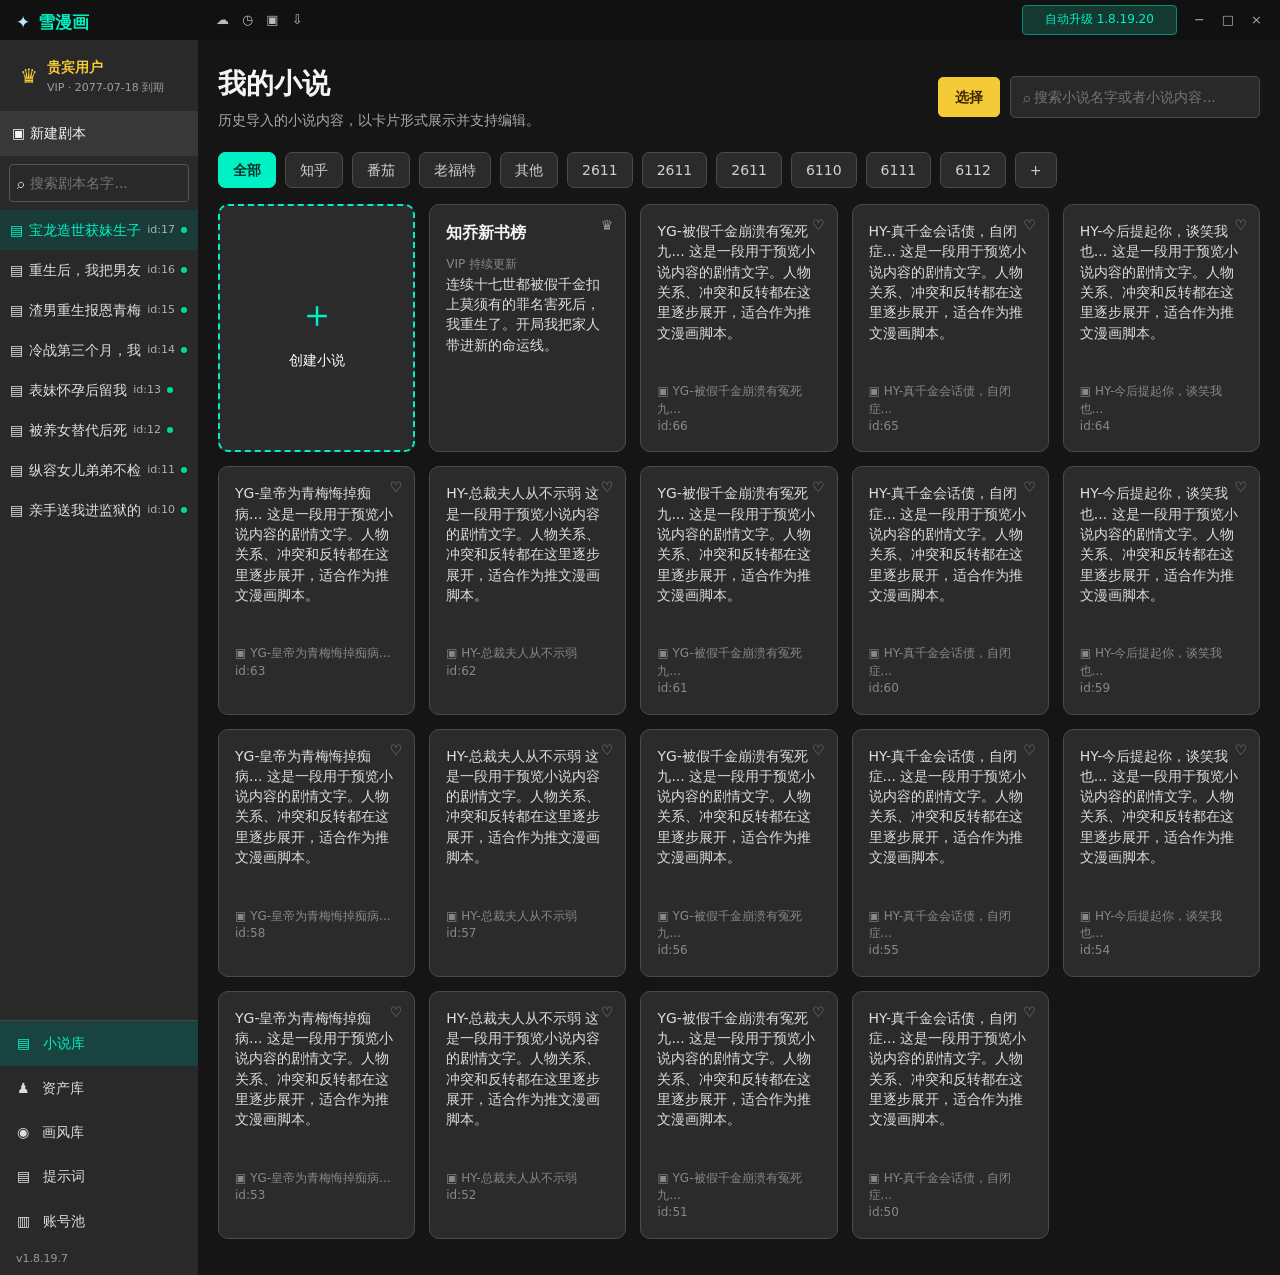
<file: front/小说推文漫画原型设计/index.html>
<!doctype html>
<html lang="zh-CN">
<head>
  <meta charset="UTF-8" />
  <meta name="viewport" content="width=device-width, initial-scale=1.0" />
  <title>雪漫画 · 小说推文漫画工作台</title>
  <link rel="stylesheet" href="styles.css" />
</head>
<body>
  <div class="app-shell">
    <aside class="sidebar">
      <div class="brand"><span class="brand-mark">✦</span><span>雪漫画</span></div>
      <div class="account"><span class="crown">♛</span><div><strong>贵宾用户</strong><small>VIP · 2077-07-18 到期</small></div></div>
      <button class="new-script" data-action="new-script">▣ 新建剧本</button>
      <div class="script-search">⌕ <input placeholder="搜索剧本名字..." /></div>
      <div class="script-list">
        <div class="script active">▤ <span>宝龙造世获妹生子</span><i>id:17</i><b></b></div>
        <div class="script">▤ <span>重生后，我把男友</span><i>id:16</i><b></b></div>
        <div class="script">▤ <span>渣男重生报恩青梅</span><i>id:15</i><b></b></div>
        <div class="script">▤ <span>冷战第三个月，我</span><i>id:14</i><b></b></div>
        <div class="script">▤ <span>表妹怀孕后留我</span><i>id:13</i><b></b></div>
        <div class="script">▤ <span>被养女替代后死</span><i>id:12</i><b></b></div>
        <div class="script">▤ <span>纵容女儿弟弟不检</span><i>id:11</i><b></b></div>
        <div class="script">▤ <span>亲手送我进监狱的</span><i>id:10</i><b></b></div>
      </div>
      <nav class="main-nav">
        <button data-view="novels">▤ <span>小说库</span></button>
        <button data-view="assets">♟ <span>资产库</span></button>
        <button data-view="styles">◉ <span>画风库</span></button>
        <button data-view="prompts">▤ <span>提示词</span></button>
        <button data-view="accounts">▥ <span>账号池</span></button>
      </nav>
      <div class="version">v1.8.19.7</div>
    </aside>

    <main class="main">
      <header class="topbar">
        <div class="top-icons">☁　◷　▣　⇩</div>
        <button class="upgrade">自动升级 1.8.19.20</button><span>−</span><span>□</span><span>×</span>
      </header>
      <section id="view" class="view"></section>
    </main>
  </div>
  <div id="modal-root"></div>
  <div id="toast" class="toast"></div>
  <script src="app.js"></script>
</body>
</html>
</file>
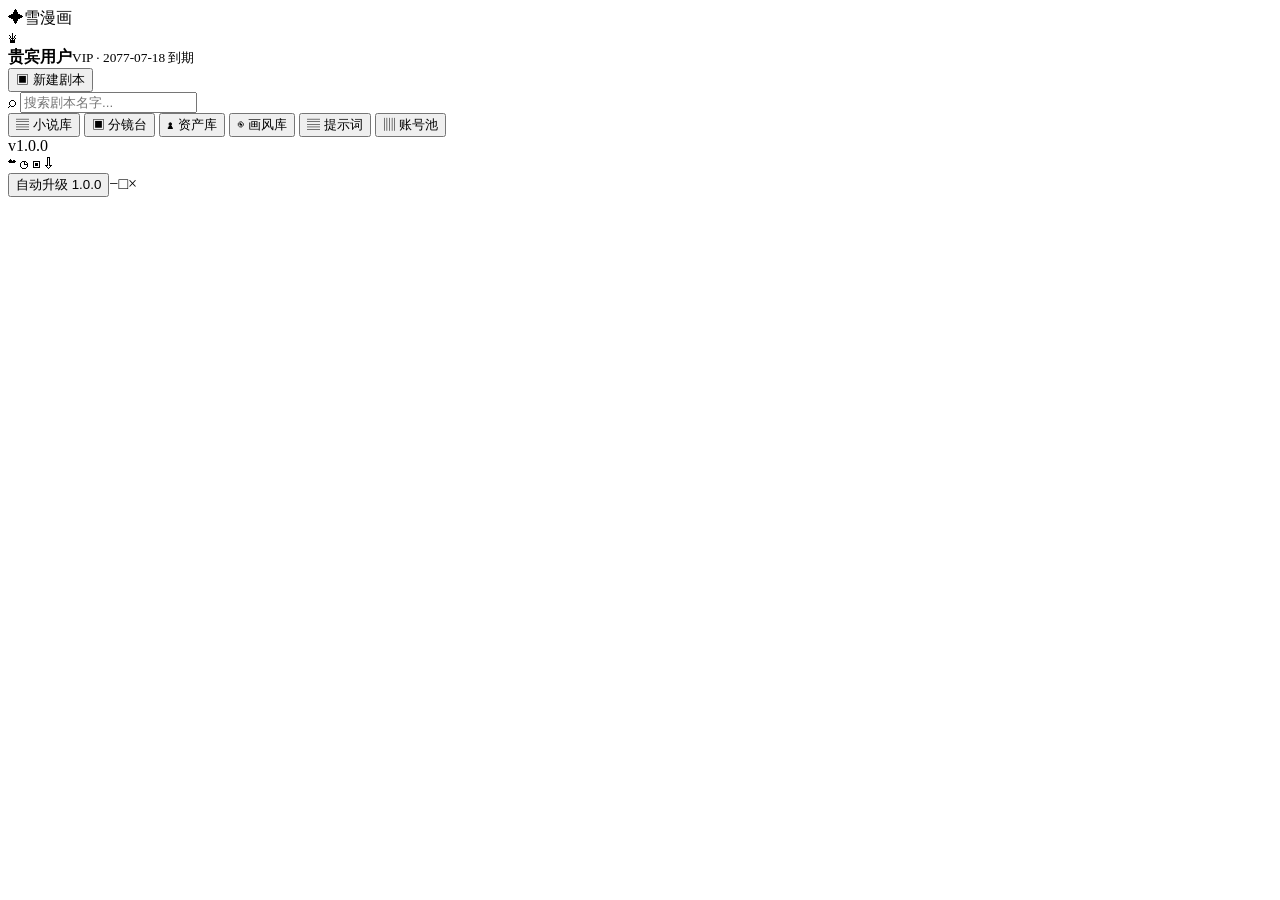
<file: comic-workbench/src/main/resources/templates/index.html>
<!DOCTYPE html>
<html lang="zh-CN" xmlns:th="http://www.thymeleaf.org">
<head>
  <meta charset="UTF-8" />
  <meta name="viewport" content="width=device-width, initial-scale=1.0" />
  <title>雪漫画 · 小说推文漫画工作台</title>
  <link rel="stylesheet" th:href="@{/css/styles.css}" />
</head>
<body>
  <div class="app-shell">
    <aside class="sidebar">
      <div class="brand"><span class="brand-mark">✦</span><span>雪漫画</span></div>
      <div class="account"><span class="crown">♛</span><div><strong>贵宾用户</strong><small>VIP · 2077-07-18 到期</small></div></div>
      <button class="new-script" data-action="new-script">▣ 新建剧本</button>
      <div class="script-search">⌕ <input placeholder="搜索剧本名字..." /></div>
      <div class="script-list" id="script-list">
        <!-- 动态加载 -->
      </div>
      <nav class="main-nav">
        <button data-view="novels">▤ <span>小说库</span></button>
        <button data-view="story">▣ <span>分镜台</span></button>
        <button data-view="assets">♟ <span>资产库</span></button>
        <button data-view="styles">◉ <span>画风库</span></button>
        <button data-view="prompts">▤ <span>提示词</span></button>
        <button data-view="accounts">▥ <span>账号池</span></button>
      </nav>
      <div class="version">v1.0.0</div>
    </aside>

    <main class="main">
      <header class="topbar">
        <div class="top-icons">☁ ◷ ▣ ⇩</div>
        <button class="upgrade">自动升级 1.0.0</button><span>−</span><span>□</span><span>×</span>
      </header>
      <section id="view" class="view"></section>
    </main>
  </div>
  <div id="modal-root"></div>
  <div id="toast" class="toast"></div>
  <script th:src="@{/js/app.js}"></script>
</body>
</html>
</file>
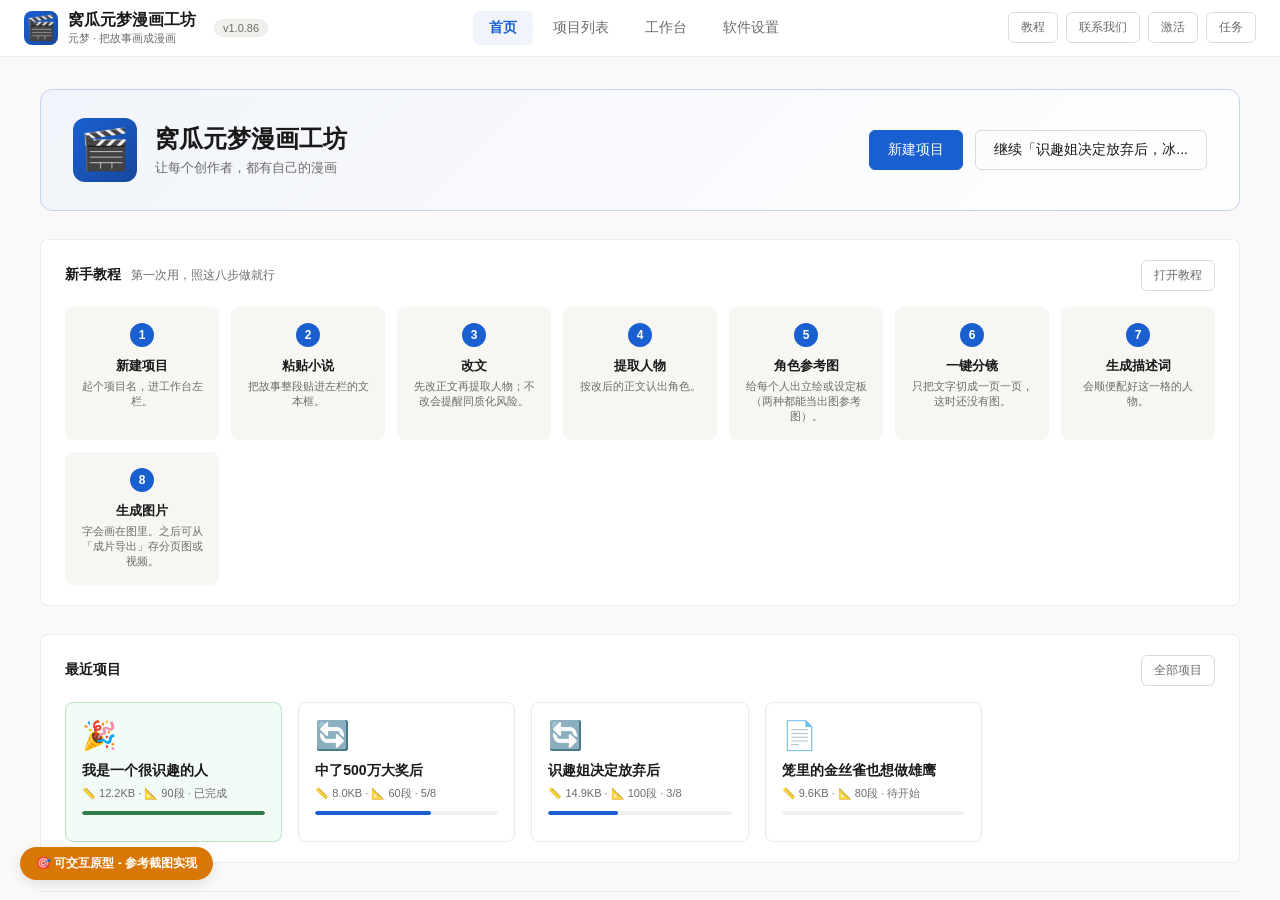
<file: novel-to-comic/docs/prototype-final.html>
<!DOCTYPE html>
<html lang="zh-CN">
<head>
  <meta charset="UTF-8">
  <meta name="viewport" content="width=device-width, initial-scale=1.0">
  <title>小说转漫画工坊 - 可交互原型</title>
  <style>
    /* ==================== CSS 变量 ==================== */
    :root {
      --accent: #1a5fd0;
      --accent-soft: #f1f4fa;
      --accent-ink: #16489e;
      --bg: #faf9f7;
      --card: #ffffff;
      --surface-2: #f7f6f3;
      --surface-3: #f2f0ec;
      --line: #ecebe7;
      --line-2: #dedbd6;
      --ink: #191919;
      --muted: #6b6b6b;
      --ok: #2f7d4a;
      --ok-bg: #f3fbf6;
      --ok-line: #b7e0c2;
      --warn: #b42318;
      --danger-bg: #fdf3f1;
      --amber: #d97706;
      --amber-bg: #fef3c7;
      --amber-line: #f0d9a8;
      --shadow: 0 1px 3px rgba(0,0,0,0.05);
      --shadow-lg: 0 4px 12px rgba(0,0,0,0.1);
      --r-xs: 4px;
      --r-sm: 4px;
      --r-md: 6px;
      --r-lg: 8px;
      --r-xl: 12px;
      --r-pill: 999px;
      --fs-11: 11px;
      --fs-12: 12px;
      --fs-13: 13px;
      --fs-14: 14px;
      --fs-15: 15px;
      --fs-16: 16px;
      --fs-18: 18px;
      --fs-20: 20px;
      --fs-24: 24px;
      --font-main: "Microsoft YaHei", "PingFang SC", sans-serif;
    }

    * { box-sizing: border-box; margin: 0; padding: 0; }
    html, body { height: 100%; font-family: var(--font-main); font-size: var(--fs-14); color: var(--ink); background: var(--bg); }
    body { display: flex; flex-direction: column; }
    h1, h2, h3, p { margin: 0; }
    h1 { font-size: var(--fs-18); font-weight: 650; }
    h2 { font-size: var(--fs-16); font-weight: 600; }
    h3 { font-size: var(--fs-14); font-weight: 600; }
    .hidden { display: none !important; }

    /* ==================== 顶部导航 ==================== */
    .topbar {
      display: flex;
      align-items: center;
      justify-content: space-between;
      gap: 20px;
      padding: 10px 24px;
      background: var(--card);
      border-bottom: 1px solid var(--line);
      position: sticky;
      top: 0;
      z-index: 100;
    }
    .brand { display: flex; gap: 10px; align-items: center; cursor: pointer; }
    .brand-logo {
      width: 34px; height: 34px;
      display: flex; align-items: center; justify-content: center;
      font-size: 24px;
      background: linear-gradient(135deg, var(--accent), var(--accent-ink));
      border-radius: var(--r-lg);
    }
    .brand-text { display: flex; flex-direction: column; }
    .brand-text h1 { font-size: var(--fs-16); line-height: 1.3; }
    .brand-text em { font-style: normal; font-size: var(--fs-11); color: var(--muted); }
    .ver-chip { margin-left: 8px; font-size: var(--fs-11); padding: 2px 8px; background: var(--surface-3); border: 1px solid var(--line); border-radius: var(--r-pill); color: var(--muted); }
    .top-nav { display: flex; align-items: center; gap: 4px; flex: 1; justify-content: center; }
    .nav-btn {
      border: 0; background: transparent; color: var(--muted);
      font: inherit; font-size: var(--fs-14); padding: 8px 16px;
      border-radius: var(--r-md); cursor: pointer; transition: all 0.15s;
    }
    .nav-btn:hover { background: var(--surface-3); color: var(--ink); }
    .nav-btn.is-on { background: var(--accent-soft); color: var(--accent); font-weight: 600; }
    .topbar-right { display: flex; align-items: center; gap: 12px; }
    .ghost-btn { background: transparent; border: 1px solid var(--line-2); color: var(--muted); padding: 6px 12px; border-radius: var(--r-md); font-size: var(--fs-12); cursor: pointer; }
    .ghost-btn:hover { background: var(--surface-3); color: var(--ink); }

    /* ==================== 按钮 ==================== */
    .btn {
      display: inline-flex; align-items: center; justify-content: center; gap: 6px;
      padding: 10px 18px; font-size: var(--fs-14); font-weight: 500;
      border-radius: var(--r-md); border: 1px solid transparent; cursor: pointer; transition: all 0.15s;
    }
    .btn:disabled { opacity: 0.5; cursor: not-allowed; }
    .btn-primary { background: var(--accent); color: white; border-color: var(--accent); }
    .btn-primary:hover:not(:disabled) { background: var(--accent-ink); }
    .btn-outline { background: transparent; color: var(--ink); border-color: var(--line-2); }
    .btn-outline:hover:not(:disabled) { background: var(--surface-3); }
    .btn-sm { padding: 6px 12px; font-size: var(--fs-12); }
    .btn-xs { padding: 4px 8px; font-size: var(--fs-11); }
    .btn-lg { padding: 14px 28px; font-size: var(--fs-16); }

    /* ==================== 页面容器 ==================== */
    .screen { flex: 1; display: block; }
    .screen.hidden { display: none !important; }

    /* ==================== 首页 ==================== */
    #screen-home { overflow-y: auto; padding: 0; }
    .home-inner { max-width: 1600px; margin: 0 auto; padding: 32px 40px 48px; display: flex; flex-direction: column; gap: 28px; }
    .home-hero {
      display: flex; align-items: center; justify-content: space-between; gap: 24px;
      padding: 28px 32px;
      background: linear-gradient(135deg, var(--accent-soft), #fff);
      border-radius: var(--r-xl); border: 1px solid #c4d3f2;
    }
    .home-brand { display: flex; align-items: center; gap: 18px; }
    .home-logo {
      width: 64px; height: 64px;
      display: flex; align-items: center; justify-content: center;
      font-size: 40px;
      background: linear-gradient(135deg, var(--accent), var(--accent-ink));
      border-radius: var(--r-xl);
    }
    .home-brand-text h2 { font-size: var(--fs-24); margin-bottom: 4px; }
    .home-slogan { font-size: var(--fs-13); color: var(--muted); }
    .home-cta { display: flex; gap: 12px; }
    .home-sec { background: var(--card); border: 1px solid var(--line); border-radius: var(--r-lg); padding: 20px 24px; }
    .home-sec-head { display: flex; align-items: center; justify-content: space-between; margin-bottom: 16px; }
    .home-sec-head h3 { display: flex; align-items: baseline; gap: 10px; }
    .home-sec-sub { font-size: var(--fs-12); color: var(--muted); font-weight: normal; }

    /* 新手教程 */
    .guide-steps {
      display: grid;
      grid-template-columns: repeat(auto-fit, minmax(140px, 1fr));
      gap: 12px;
      list-style: none;
      counter-reset: step;
    }
    .guide-steps li {
      counter-increment: step;
      display: flex; flex-direction: column; align-items: center; text-align: center;
      padding: 16px 12px;
      background: var(--surface-2);
      border-radius: var(--r-lg);
    }
    .guide-steps li::before {
      content: counter(step);
      width: 24px; height: 24px;
      display: flex; align-items: center; justify-content: center;
      background: var(--accent); color: white;
      border-radius: 50%; font-size: var(--fs-12); font-weight: 600;
      margin-bottom: 10px;
    }
    .guide-steps li strong { font-size: var(--fs-13); margin-bottom: 4px; }
    .guide-steps li span { font-size: var(--fs-11); color: var(--muted); }

    /* 项目网格 */
    .project-grid {
      display: grid;
      grid-template-columns: repeat(auto-fill, minmax(200px, 1fr));
      gap: 16px;
    }
    .project-card {
      background: var(--card); border: 1px solid var(--line);
      border-radius: var(--r-lg); padding: 16px;
      cursor: pointer; transition: all 0.15s;
    }
    .project-card:hover { border-color: #c4d3f2; box-shadow: var(--shadow-lg); transform: translateY(-2px); }
    .project-card.completed { border-color: var(--ok-line); background: var(--ok-bg); }
    .project-card .card-icon { font-size: 28px; margin-bottom: 10px; }
    .project-card .card-title { font-size: var(--fs-14); font-weight: 600; margin-bottom: 6px; }
    .project-card .card-meta { font-size: var(--fs-11); color: var(--muted); margin-bottom: 10px; }
    .project-card .card-progress { height: 4px; background: var(--surface-3); border-radius: 2px; overflow: hidden; margin-bottom: 10px; }
    .project-card .card-progress-fill { height: 100%; background: var(--accent); border-radius: 2px; transition: width 0.3s; }
    .project-card.completed .card-progress-fill { background: var(--ok); }
    .project-card .card-actions { display: flex; gap: 6px; }
    .project-empty { grid-column: 1 / -1; text-align: center; padding: 48px 24px; color: var(--muted); }
    .project-empty .empty-icon { font-size: 48px; margin-bottom: 12px; }
    .home-foot { text-align: center; padding-top: 20px; border-top: 1px solid var(--line); }

    /* ==================== 项目列表页 ==================== */
    #screen-projects { overflow-y: auto; padding: 32px 40px; max-width: 1600px; margin: 0 auto; width: 100%; }
    .page-head { display: flex; align-items: center; justify-content: space-between; margin-bottom: 12px; }
    .page-head h2 { font-size: var(--fs-20); }
    .project-toolbar { display: flex; align-items: center; justify-content: space-between; margin-bottom: 20px; }
    .project-filter { display: flex; gap: 4px; background: var(--surface-2); padding: 4px; border-radius: var(--r-md); }
    .filter-btn {
      padding: 6px 14px; border: none; background: transparent;
      color: var(--muted); font-size: var(--fs-13); border-radius: var(--r-sm); cursor: pointer; transition: all 0.15s;
    }
    .filter-btn:hover { color: var(--ink); }
    .filter-btn.active { background: var(--card); color: var(--accent); font-weight: 500; box-shadow: var(--shadow); }
    .project-count { font-size: var(--fs-12); color: var(--muted); }

    /* ==================== 工作台 ==================== */
    #screen-work { display: flex; flex-direction: column; height: calc(100vh - 56px); overflow: hidden; }
    .project-tabs {
      display: flex; align-items: center; gap: 4px;
      padding: 8px 16px; background: var(--surface-2);
      border-bottom: 1px solid var(--line); overflow-x: auto;
    }
    .project-tab-item {
      display: flex; align-items: center; gap: 8px;
      padding: 8px 14px; background: var(--card);
      border: 1px solid var(--line); border-radius: var(--r-md); cursor: pointer; white-space: nowrap;
    }
    .project-tab-item.active { border-color: var(--accent); background: var(--accent-soft); }
    .project-tab-item .tab-name { font-size: var(--fs-13); font-weight: 500; }
    .project-tab-item .tab-status { font-size: var(--fs-11); color: var(--muted); }
    .project-tab-add {
      width: 32px; height: 32px;
      display: flex; align-items: center; justify-content: center;
      background: transparent; border: 1px dashed var(--line-2);
      border-radius: var(--r-md); color: var(--muted); font-size: var(--fs-16); cursor: pointer;
    }
    .project-tab-add:hover { background: var(--surface-3); color: var(--ink); }
    .work-layout { display: flex; flex: 1; overflow: hidden; }

    /* 步骤面板 */
    .step-panel {
      width: 260px; background: var(--card);
      border-right: 1px solid var(--line);
      display: flex; flex-direction: column; overflow-y: auto;
    }
    .panel-header { padding: 16px; border-bottom: 1px solid var(--line); }
    .panel-header h3 { font-size: var(--fs-14); }
    .step-list { flex: 1; padding: 12px; }
    .step-item {
      display: flex; align-items: flex-start; gap: 10px;
      padding: 10px; border-radius: var(--r-md); margin-bottom: 6px;
      transition: background 0.15s; cursor: pointer;
    }
    .step-item:hover { background: var(--surface-2); }
    .step-item.active { background: var(--accent-soft); border: 1px solid #c4d3f2; }
    .step-item.completed { background: var(--ok-bg); }
    .step-item.error { background: var(--danger-bg); }
    .step-icon {
      width: 24px; height: 24px;
      display: flex; align-items: center; justify-content: center;
      border-radius: 50%; font-size: var(--fs-12); flex-shrink: 0;
    }
    .step-icon.pending { background: var(--surface-3); color: var(--muted); }
    .step-icon.running { background: var(--accent); color: white; animation: pulse 1.5s infinite; }
    .step-icon.done { background: var(--ok); color: white; }
    .step-icon.error { background: var(--warn); color: white; }
    @keyframes pulse { 0%, 100% { opacity: 1; } 50% { opacity: 0.6; } }
    .step-body { flex: 1; min-width: 0; }
    .step-name { font-size: var(--fs-13); font-weight: 500; margin-bottom: 2px; }
    .step-desc { font-size: var(--fs-11); color: var(--muted); }
    .step-status { font-size: var(--fs-11); margin-top: 4px; }
    .step-status.pending { color: var(--muted); }
    .step-status.running { color: var(--accent); }
    .step-status.done { color: var(--ok); }
    .step-empty { text-align: center; padding: 32px 16px; color: var(--muted); }
    .step-empty .empty-icon { font-size: 32px; margin-bottom: 8px; }
    .step-actions { display: flex; gap: 8px; padding: 12px 16px; border-top: 1px solid var(--line); }
    .step-actions .btn { flex: 1; }

    /* 内容区域 */
    .content-area { flex: 1; overflow-y: auto; padding: 24px; background: var(--bg); }
    .content-panel { background: var(--card); border: 1px solid var(--line); border-radius: var(--r-lg); padding: 24px; }
    .input-tabs {
      display: flex; gap: 4px; margin-bottom: 16px;
      background: var(--surface-2); padding: 4px; border-radius: var(--r-md); width: fit-content;
    }
    .tab {
      padding: 8px 16px; border: none; background: transparent;
      color: var(--muted); font-size: var(--fs-13); border-radius: var(--r-sm); cursor: pointer;
    }
    .tab.active { background: var(--card); color: var(--accent); font-weight: 500; box-shadow: var(--shadow); }
    .tab-content { display: none; }
    .tab-content.active { display: block; }
    textarea {
      width: 100%; height: 200px; padding: 14px;
      border: 1px solid var(--line-2); border-radius: var(--r-md);
      font-family: inherit; font-size: var(--fs-14); resize: vertical;
    }
    textarea:focus { outline: none; border-color: var(--accent); box-shadow: 0 0 0 3px var(--accent-soft); }
    .upload-zone {
      border: 2px dashed var(--line-2); border-radius: var(--r-lg);
      padding: 40px; text-align: center; cursor: pointer; transition: all 0.15s;
    }
    .upload-zone:hover { border-color: var(--accent); background: var(--accent-soft); }
    .upload-icon { font-size: 40px; margin-bottom: 12px; }
    .upload-zone p { color: var(--muted); margin-bottom: 12px; }
    .settings-row { display: flex; gap: 20px; margin-top: 20px; }
    .setting { flex: 1; }
    .setting label { display: block; font-size: var(--fs-13); color: #3b3835; margin-bottom: 6px; }
    .setting input { width: 100%; padding: 10px 12px; border: 1px solid var(--line-2); border-radius: var(--r-md); font-size: var(--fs-14); }
    .setting input:focus { outline: none; border-color: var(--accent); }
    .setting .hint { font-size: var(--fs-11); color: var(--muted); margin-left: 8px; }
    .warning-box {
      margin-top: 16px; padding: 12px 16px;
      background: var(--amber-bg); border: 1px solid var(--amber-line);
      border-radius: var(--r-md); color: #8a6d1f; font-size: var(--fs-13);
    }
    .action-row { margin-top: 24px; text-align: center; }

    /* 结果展示 */
    .result-header { display: flex; align-items: center; justify-content: space-between; margin-bottom: 16px; }
    .badge { padding: 4px 12px; font-size: var(--fs-12); border-radius: var(--r-pill); }
    .badge.success { background: var(--ok-bg); color: var(--ok); }
    .badge.running { background: var(--accent-soft); color: var(--accent); }
    .badge.error { background: var(--danger-bg); color: var(--warn); }
    .progress-container { margin-bottom: 20px; }
    .progress-bar { height: 8px; background: var(--surface-3); border-radius: 4px; overflow: hidden; }
    .progress-fill { height: 100%; background: linear-gradient(90deg, var(--accent), var(--accent-ink)); border-radius: 4px; transition: width 0.3s; }
    .progress-text { display: block; text-align: right; font-size: var(--fs-12); color: var(--muted); margin-top: 6px; }
    .result-content { min-height: 100px; }
    .result-section { margin-bottom: 20px; padding: 16px; background: var(--surface-2); border-radius: var(--r-lg); }
    .result-section-header { display: flex; align-items: center; justify-content: space-between; margin-bottom: 12px; }
    .segment-list { list-style: none; counter-reset: segment; }
    .segment-list li {
      counter-increment: segment;
      display: flex; align-items: flex-start; gap: 10px;
      padding: 10px; background: var(--card); border-radius: var(--r-md); margin-bottom: 8px;
    }
    .segment-list li::before { content: "[" counter(segment) "]"; color: var(--muted); font-size: var(--fs-12); flex-shrink: 0; }
    .char-list { display: grid; gap: 10px; }
    .char-card { background: var(--card); border: 1px solid var(--line); border-radius: var(--r-md); padding: 12px; }
    .char-name { display: flex; align-items: center; justify-content: space-between; font-weight: 600; margin-bottom: 6px; }
    .char-desc { font-size: var(--fs-13); color: #3b3835; line-height: 1.5; }
    .live-output { background: #1e1e1e; border-radius: var(--r-md); padding: 16px; margin-bottom: 16px; }
    .live-label { font-size: var(--fs-11); color: #888; margin-bottom: 8px; }
    .live-output pre { font-family: ui-monospace, Consolas, monospace; font-size: var(--fs-12); color: #d4d4d4; line-height: 1.6; white-space: pre-wrap; word-break: break-all; max-height: 300px; overflow-y: auto; }
    .completion-box { text-align: center; padding: 32px; background: var(--ok-bg); border-radius: var(--r-lg); margin-top: 20px; }
    .completion-icon { font-size: 48px; margin-bottom: 12px; }
    .completion-title { font-size: var(--fs-18); font-weight: 600; color: var(--ok); margin-bottom: 8px; }
    .completion-desc { font-size: var(--fs-13); color: var(--muted); }

    /* ==================== 设置页 ==================== */
    #screen-settings { overflow-y: auto; padding: 32px 40px; max-width: 1600px; margin: 0 auto; width: 100%; }
    .settings-grid { display: grid; grid-template-columns: repeat(auto-fit, minmax(320px, 1fr)); gap: 20px; margin-top: 24px; }
    .settings-card { background: var(--card); border: 1px solid var(--line); border-radius: var(--r-lg); padding: 20px; }
    .settings-card h3 { margin-bottom: 16px; padding-bottom: 12px; border-bottom: 1px solid var(--line); }
    .form-group { margin-bottom: 16px; }
    .form-group label { display: block; font-size: var(--fs-13); color: #3b3835; margin-bottom: 6px; }
    .form-group input, .form-group select { width: 100%; padding: 10px 12px; border: 1px solid var(--line-2); border-radius: var(--r-md); font-size: var(--fs-14); }
    .form-group input:focus, .form-group select:focus { outline: none; border-color: var(--accent); }
    .form-hint { display: block; font-size: var(--fs-11); color: var(--muted); margin-top: 4px; }
    .settings-actions { display: flex; gap: 12px; margin-top: 24px; justify-content: center; }

    /* ==================== 工作台工具栏 ==================== */
    .work-toolbar {
      display: flex; align-items: center; justify-content: space-between;
      padding: 12px 16px; background: var(--card);
      border-bottom: 1px solid var(--line);
      margin-bottom: 16px; border-radius: var(--r-lg);
    }
    .toolbar-left, .toolbar-right { display: flex; gap: 8px; flex-wrap: wrap; }

    /* ==================== 人物素材区 ==================== */
    .characters-section { margin-bottom: 24px; }
    .section-header {
      display: flex; align-items: center; justify-content: space-between;
      margin-bottom: 16px; padding-bottom: 12px; border-bottom: 1px solid var(--line);
    }
    .section-header h3 { display: flex; align-items: baseline; gap: 8px; }
    .section-actions { display: flex; gap: 8px; flex-wrap: wrap; }

    /* 角色网格 */
    .char-grid {
      display: grid;
      grid-template-columns: repeat(auto-fill, minmax(220px, 1fr));
      gap: 16px;
    }

    .char-card-full {
      background: var(--card);
      border: 1px solid var(--line);
      border-radius: var(--r-lg);
      overflow: hidden;
      transition: all 0.15s;
    }

    .char-card-full:hover {
      border-color: var(--accent-line);
      box-shadow: var(--shadow-lg);
      transform: translateY(-2px);
    }

    .char-image {
      width: 100%;
      height: 200px;
      background: var(--surface-2);
      display: flex; align-items: center; justify-content: center;
      font-size: 60px;
      position: relative;
    }

    .char-image-status {
      position: absolute;
      bottom: 8px;
      left: 8px;
      padding: 4px 8px;
      background: rgba(0,0,0,0.6);
      color: white;
      font-size: var(--fs-11);
      border-radius: var(--r-md);
    }

    .char-body {
      padding: 12px;
    }

    .char-name-input {
      width: 100%;
      padding: 8px;
      border: 1px solid var(--line);
      border-radius: var(--r-md);
      font-size: var(--fs-14);
      font-weight: 500;
      margin-bottom: 8px;
    }

    .char-gender-select {
      width: 100%;
      padding: 6px 8px;
      border: 1px solid var(--line);
      border-radius: var(--r-md);
      font-size: var(--fs-12);
      margin-bottom: 8px;
    }

    .char-desc-textarea {
      width: 100%;
      min-height: 80px;
      padding: 8px;
      border: 1px solid var(--line);
      border-radius: var(--r-md);
      font-size: var(--fs-12);
      font-family: inherit;
      resize: vertical;
      margin-bottom: 8px;
    }

    .char-actions-row {
      display: flex;
      gap: 6px;
      margin-top: 8px;
    }

    /* ==================== 分镜网格 ==================== */
    .storyboard-section { margin-bottom: 24px; }
    .storyboard-grid {
      display: grid;
      grid-template-columns: repeat(auto-fill, minmax(280px, 1fr));
      gap: 16px;
    }

    .storyboard-card {
      background: var(--card);
      border: 1px solid var(--line);
      border-radius: var(--r-lg);
      overflow: hidden;
      transition: all 0.15s;
    }

    .storyboard-card:hover {
      border-color: var(--accent-line);
      box-shadow: var(--shadow-lg);
    }

    .storyboard-image {
      width: 100%;
      height: 160px;
      background: var(--surface-2);
      display: flex; align-items: center; justify-content: center;
      font-size: 40px;
      color: var(--muted);
    }

    .storyboard-body {
      padding: 12px;
    }

    .storyboard-index {
      font-size: var(--fs-11);
      color: var(--muted);
      margin-bottom: 6px;
    }

    .storyboard-text {
      font-size: var(--fs-12);
      color: var(--ink);
      line-height: 1.5;
    }

    .storyboard-actions {
      display: flex;
      gap: 6px;
      margin-top: 8px;
    }

    /* ==================== Toast ==================== */
    .toasts { position: fixed; top: 80px; right: 24px; z-index: 1000; display: flex; flex-direction: column; gap: 8px; }
    .toast { padding: 12px 20px; background: var(--card); border: 1px solid var(--line); border-radius: var(--r-md); box-shadow: var(--shadow-lg); font-size: var(--fs-13); animation: slideIn 0.3s; }
    .toast.success { border-color: var(--ok-line); background: var(--ok-bg); }
    .toast.error { border-color: #f0c7c2; background: var(--danger-bg); }
    .toast.info { border-color: #c4d3f2; background: var(--accent-soft); }
    @keyframes slideIn { from { opacity: 0; transform: translateX(20px); } to { opacity: 1; transform: translateX(0); } }

    .hint { font-size: var(--fs-12); color: var(--muted); }
    .row { display: flex; align-items: center; gap: 8px; }

    /* 原型标识 */
    .prototype-badge {
      position: fixed; bottom: 20px; left: 20px;
      padding: 8px 16px; background: var(--amber); color: white;
      border-radius: var(--r-pill); font-size: var(--fs-12); font-weight: 600;
      z-index: 999; box-shadow: var(--shadow-lg);
    }

    /* ==================== 新建项目弹窗 ==================== */
    .modal-overlay {
      position: fixed; top: 0; left: 0; right: 0; bottom: 0;
      background: rgba(0,0,0,0.5);
      display: flex; align-items: center; justify-content: center;
      z-index: 1000;
    }
    .modal-overlay.hidden { display: none; }
    .modal {
      background: var(--card);
      border-radius: var(--r-xl);
      padding: 24px;
      max-width: 600px;
      width: 90%;
      max-height: 80vh;
      overflow-y: auto;
      box-shadow: var(--shadow-lg);
    }
    .modal-header {
      display: flex; align-items: center; justify-content: space-between;
      margin-bottom: 20px; padding-bottom: 16px; border-bottom: 1px solid var(--line);
    }
    .modal-header h2 { font-size: var(--fs-18); }
    .modal-close {
      width: 32px; height: 32px;
      display: flex; align-items: center; justify-content: center;
      background: transparent; border: none; font-size: 20px;
      color: var(--muted); cursor: pointer; border-radius: var(--r-md);
    }
    .modal-close:hover { background: var(--surface-2); color: var(--ink); }
    .modal-body { margin-bottom: 24px; }
    .modal-footer { display: flex; justify-content: flex-end; gap: 12px; }

    /* 画风选择 */
    .style-grid {
      display: grid;
      grid-template-columns: repeat(3, 1fr);
      gap: 12px;
    }
    .style-card {
      border: 2px solid var(--line);
      border-radius: var(--r-lg);
      padding: 12px;
      cursor: pointer;
      transition: all 0.15s;
    }
    .style-card:hover { border-color: var(--accent-line); }
    .style-card.selected { border-color: var(--accent); background: var(--accent-soft); }
    .style-card-img {
      width: 100%; height: 120px;
      background: var(--surface-2);
      border-radius: var(--r-md);
      margin-bottom: 8px;
      display: flex; align-items: center; justify-content: center;
      font-size: 40px;
    }
    .style-card-name { font-size: var(--fs-13); font-weight: 500; margin-bottom: 4px; }
    .style-card-desc { font-size: var(--fs-11); color: var(--muted); }
  </style>
</head>
<body data-screen="home">
  <!-- Toast 通知 -->
  <div id="toasts" class="toasts"></div>

  <!-- 原型标识 -->
  <div class="prototype-badge">🎯 可交互原型 - 参考截图实现</div>

  <!-- 新建项目弹窗 -->
  <div class="modal-overlay hidden" id="newProjectModal">
    <div class="modal">
      <div class="modal-header">
        <h2>新建项目</h2>
        <button class="modal-close" onclick="closeNewProjectModal()">✕</button>
      </div>
      <div class="modal-body">
        <div class="form-group">
          <label>项目名称</label>
          <input type="text" id="newProjectName" placeholder="请输入项目名称">
        </div>
        <div class="form-group">
          <label>画幅</label>
          <select id="newProjectAspect">
            <option>竖图 3:4 (爆款同款·推荐)</option>
            <option>横图 4:3</option>
            <option>正方形 1:1</option>
          </select>
        </div>
        <div class="form-group">
          <label>生成画风</label>
          <div class="style-grid" id="styleGrid">
            <div class="style-card" data-style="韩漫">
              <div class="style-card-img">👤</div>
              <div class="style-card-name">韩漫</div>
              <div class="style-card-desc">竖屏条漫默认：真人比例、清晰线、柔光薄涂、冷灰蓝</div>
            </div>
            <div class="style-card" data-style="清冷都市">
              <div class="style-card-img">🏙️</div>
              <div class="style-card-name">清冷都市</div>
              <div class="style-card-desc">职场/都市韩漫：干净线稿、低饱和、柔和分层</div>
            </div>
            <div class="style-card" data-style="柔光韩漫">
              <div class="style-card-img">💫</div>
              <div class="style-card-name">柔光韩漫</div>
              <div class="style-card-desc">精致五官与柔和环境光，仍是手绘不是照片</div>
            </div>
            <div class="style-card" data-style="Q版">
              <div class="style-card-img">🎭</div>
              <div class="style-card-name">Q版</div>
              <div class="style-card-desc">二头身、大眼、平涂马卡龙色，轻松甜宠</div>
            </div>
            <div class="style-card" data-style="软萌都市">
              <div class="style-card-img">🌸</div>
              <div class="style-card-name">软萌都市</div>
              <div class="style-card-desc">Q版三四头身·大眼柔光·都市情感</div>
            </div>
            <div class="style-card" data-style="古风">
              <div class="style-card-img">🏮</div>
              <div class="style-card-name">古风</div>
              <div class="style-card-desc">2D 国风插画，清晰线，多层平涂，古代场景</div>
            </div>
          </div>
        </div>
      </div>
      <div class="modal-footer">
        <button class="btn btn-outline" onclick="closeNewProjectModal()">取消</button>
        <button class="btn btn-primary" onclick="createNewProject()">确定</button>
      </div>
    </div>
  </div>

  <!-- 顶部导航 -->
  <header class="topbar">
    <div class="brand" id="brand-home" title="回到首页">
      <div class="brand-logo">🎬</div>
      <span class="brand-text">
        <h1>窝瓜元梦漫画工坊</h1>
        <em>元梦 · 把故事画成漫画</em>
      </span>
      <span class="ver-chip">v1.0.86</span>
    </div>
    <nav class="top-nav">
      <button type="button" class="nav-btn is-on" data-screen="home">首页</button>
      <button type="button" class="nav-btn" data-screen="projects">项目列表</button>
      <button type="button" class="nav-btn" data-screen="work">工作台</button>
      <button type="button" class="nav-btn" data-screen="settings">软件设置</button>
    </nav>
    <div class="row topbar-right">
      <span class="hint" id="work-chip"></span>
      <button type="button" class="ghost-btn">教程</button>
      <button type="button" class="ghost-btn">联系我们</button>
      <button type="button" class="ghost-btn">激活</button>
      <button type="button" class="ghost-btn" id="toggle-task">任务</button>
    </div>
  </header>

  <!-- ==================== 首页 ==================== -->
  <section id="screen-home" class="screen">
    <div class="home-inner">
      <!-- 品牌区域 -->
      <div class="home-hero">
        <div class="home-brand">
          <div class="home-logo">🎬</div>
          <div class="home-brand-text">
            <h2>窝瓜元梦漫画工坊</h2>
            <p class="home-slogan">让每个创作者，都有自己的漫画</p>
          </div>
        </div>
        <div class="home-cta">
          <button type="button" class="btn btn-primary" id="home-new">新建项目</button>
          <button type="button" class="btn btn-outline" id="home-continue">继续「识趣姐决定放弃后，冰...</button>
        </div>
      </div>

      <!-- 新手教程 -->
      <section class="home-sec">
        <div class="home-sec-head">
          <h3>新手教程<span class="home-sec-sub">第一次用，照这八步做就行</span></h3>
          <button type="button" class="ghost-btn" id="home-guide">打开教程</button>
        </div>
        <ol class="guide-steps">
          <li><strong>新建项目</strong><span>起个项目名，进工作台左栏。</span></li>
          <li><strong>粘贴小说</strong><span>把故事整段贴进左栏的文本框。</span></li>
          <li><strong>改文</strong><span>先改正文再提取人物；不改会提醒同质化风险。</span></li>
          <li><strong>提取人物</strong><span>按改后的正文认出角色。</span></li>
          <li><strong>角色参考图</strong><span>给每个人出立绘或设定板（两种都能当出图参考图）。</span></li>
          <li><strong>一键分镜</strong><span>只把文字切成一页一页，这时还没有图。</span></li>
          <li><strong>生成描述词</strong><span>会顺便配好这一格的人物。</span></li>
          <li><strong>生成图片</strong><span>字会画在图里。之后可从「成片导出」存分页图或视频。</span></li>
        </ol>
      </section>

      <!-- 最近项目 -->
      <section class="home-sec home-sec-recent">
        <div class="home-sec-head">
          <h3>最近项目</h3>
          <button type="button" class="ghost-btn" id="home-more">全部项目</button>
        </div>
        <div id="home-recent" class="project-grid">
          <!-- 动态生成 -->
        </div>
      </section>

      <footer class="home-foot">
        <span class="hint" id="home-foot-meta"></span>
      </footer>
    </div>
  </section>

  <!-- ==================== 项目列表页 ==================== -->
  <section id="screen-projects" class="screen hidden">
    <div class="page-head">
      <h2>项目列表</h2>
      <button type="button" class="btn btn-primary" id="projects-new">新建项目</button>
    </div>
    <p class="hint">点卡片打开工作台。封面来自最新分镜图。</p>

    <div class="project-toolbar">
      <div class="project-filter">
        <button class="filter-btn active" data-filter="all">全部</button>
        <button class="filter-btn" data-filter="active">进行中</button>
        <button class="filter-btn" data-filter="done">已完成</button>
      </div>
      <div class="project-count" id="projectCount">共 0 个项目</div>
    </div>

    <div id="project-list-body" class="project-grid">
      <!-- 动态生成 -->
    </div>
  </section>

  <!-- ==================== 工作台 ==================== -->
  <main id="screen-work" class="screen hidden" style="display:none;">
    <nav class="project-tabs" id="projectTabs">
      <!-- 动态生成 -->
    </nav>

    <div class="work-layout">
      <!-- 左侧步骤面板 -->
      <aside class="step-panel">
        <div class="rail-project">
          <select id="work-select">
            <option>未命名项目</option>
          </select>
          <div class="row">
            <button type="button" class="btn btn-outline btn-sm" id="new-work">+ 新建</button>
            <button type="button" class="btn btn-outline btn-sm" id="open-projects">项目列表</button>
          </div>
        </div>

        <div class="rail-dim" id="rail-props">
          <details>
            <summary id="rail-props-summary">画风 · 韩漫</summary>
            <div class="field">
              <button type="button" class="style-current" id="open-styles">
                <div class="style-preview">🎨</div>
                <span>
                  <strong id="style-name">韩漫</strong>
                  <em class="hint" id="style-blurb">竖屏条漫默认</em>
                </span>
              </button>
            </div>
            <div class="field">
              <label>画幅</label>
              <select id="aspect">
                <option>竖图 3:4 (爆款同款·推荐)</option>
                <option>横图 4:3</option>
                <option>正方形 1:1</option>
              </select>
            </div>
          </details>
        </div>

        <div class="step-list" id="stepList">
          <div class="step-empty">
            <div class="empty-icon">📝</div>
            <div>请先新建项目</div>
          </div>
        </div>

        <div class="step-actions">
          <button class="btn btn-outline btn-sm" id="btnReset" disabled>🔄 重置</button>
          <button class="btn btn-primary btn-sm" id="btnDownload" disabled>📥 下载结果</button>
        </div>
      </aside>

      <!-- 右侧内容区域 -->
      <div class="content-area">
        <!-- 顶部工具栏 -->
        <div class="work-toolbar" id="workToolbar" style="display:none;">
          <div class="toolbar-left">
            <button class="btn btn-sm btn-outline">自动接管</button>
            <button class="btn btn-sm btn-primary">书名提醒</button>
            <button class="btn btn-sm btn-outline">钩子页</button>
            <button class="btn btn-sm btn-outline">造型连贯性检查</button>
          </div>
          <div class="toolbar-right">
            <button class="btn btn-sm btn-primary">批量操作</button>
            <button class="btn btn-sm btn-success">成片导出</button>
            <button class="btn btn-sm btn-outline">导出素材包</button>
            <button class="btn btn-sm btn-outline">继续下一话</button>
          </div>
        </div>

        <!-- 输入阶段 -->
        <section class="content-panel" id="panelInput">
          <div class="panel-header">
            <h2>📖 输入小说文本</h2>
          </div>

          <div class="input-tabs">
            <button class="tab active" data-tab="paste">📝 粘贴文本</button>
            <button class="tab" data-tab="upload">📁 上传文件</button>
          </div>

          <div class="tab-content active" id="tabPaste">
            <textarea id="novelText" placeholder="在此粘贴小说全文...&#10;&#10;示例：&#10;识趣姐决定放弃后，冰山校草却急了。&#10;她是我妈给我找的相亲对象..."></textarea>
          </div>

          <div class="tab-content" id="tabUpload">
            <div class="upload-zone" id="uploadZone">
              <div class="upload-icon">📁</div>
              <p>拖拽 .txt 文件到此处，或点击选择文件</p>
              <button class="btn btn-outline" id="btnSelectFile">选择文件</button>
              <input type="file" id="fileInput" accept=".txt" hidden>
            </div>
          </div>

          <div class="settings-row">
            <div class="setting">
              <label for="segmentCount">拆分片段数：</label>
              <input type="number" id="segmentCount" value="90" min="1" max="140">
              <span class="hint">(1-140，默认90)</span>
            </div>
            <div class="setting">
              <label for="novelTitle">作品标题：</label>
              <input type="text" id="novelTitle" placeholder="未命名作品">
            </div>
          </div>

          <div class="warning-box hidden" id="warningBox"></div>

          <div class="action-row">
            <button class="btn btn-primary btn-lg" id="btnStart" disabled>🚀 开始处理</button>
          </div>
        </section>

        <!-- 结果展示阶段 -->
        <section class="content-panel hidden" id="panelResult">
          <div class="result-header">
            <h2 id="resultTitle">处理结果</h2>
            <span class="badge" id="resultStatus">等待中</span>
          </div>

          <!-- 人物素材区 -->
          <div class="characters-section" id="charactersSection" style="display:none;">
            <div class="section-header">
              <h3>人物素材 <span class="hint" id="charCount">0 人</span></h3>
              <div class="section-actions">
                <button class="btn btn-sm btn-outline" id="btnViewAllSettings">全部看设定板</button>
                <button class="btn btn-sm btn-primary" id="btnGenerateAll">一键补齐立绘</button>
                <button class="btn btn-sm btn-outline" id="btnManualAdd">+ 手动添加</button>
                <button class="btn btn-sm btn-outline" id="btnAssetLibrary">素材库</button>
                <button class="btn btn-sm btn-outline" id="btnCollapseChars">收起人物</button>
              </div>
            </div>
            <div class="char-grid" id="charGrid">
              <!-- 动态生成角色卡片 -->
            </div>
          </div>

          <!-- 分镜区 -->
          <div class="storyboard-section" id="storyboardSection" style="display:none;">
            <div class="section-header">
              <h3>分镜 <span class="hint" id="storyboardCount">0 页</span></h3>
              <div class="section-actions">
                <button class="btn btn-sm btn-outline">打开作品文件夹</button>
              </div>
            </div>
            <div class="storyboard-grid" id="storyboardGrid">
              <!-- 动态生成分镜卡片 -->
            </div>
          </div>

          <div class="progress-container hidden" id="progressContainer">
            <div class="progress-bar">
              <div class="progress-fill" id="progressFill" style="width:0%"></div>
            </div>
            <span class="progress-text" id="progressText">0/0</span>
          </div>

          <div class="result-content" id="resultContent"></div>

          <div class="action-row">
            <button class="btn btn-primary btn-lg hidden" id="btnContinue">▶ 执行下一步</button>
          </div>
        </section>
      </div>
    </div>
  </main>

  <!-- ==================== 设置页 ==================== -->
  <section id="screen-settings" class="screen hidden">
    <div class="page-head">
      <h2>软件设置</h2>
    </div>

    <div class="settings-grid">
      <div class="settings-card">
        <h3>🤖 AI 后端配置</h3>
        <div class="form-group">
          <label>AI 服务提供商</label>
          <select id="aiProvider">
            <option>OpenAI (GPT-4)</option>
            <option>Claude (Anthropic)</option>
            <option>通义千问 (阿里云)</option>
          </select>
        </div>
        <div class="form-group">
          <label>API Key</label>
          <input type="password" placeholder="sk-...">
          <span class="form-hint">从 AI 服务商控制台获取</span>
        </div>
        <div class="form-group">
          <label>API Base URL</label>
          <input type="text" placeholder="https://api.openai.com/v1">
        </div>
      </div>

      <div class="settings-card">
        <h3>🎨 图片生成配置</h3>
        <div class="form-group">
          <label>图片生成服务</label>
          <select>
            <option>Stable Diffusion</option>
            <option>Midjourney</option>
            <option>DALL-E 3</option>
          </select>
        </div>
        <div class="form-group">
          <label>默认画风</label>
          <select>
            <option>Q版火柴人</option>
            <option>日漫风格</option>
            <option>韩漫风格</option>
          </select>
        </div>
        <div class="form-group">
          <label>输出分辨率</label>
          <select>
            <option>512 x 512</option>
            <option>768 x 768</option>
            <option>1024 x 1024</option>
          </select>
        </div>
      </div>

      <div class="settings-card">
        <h3>📁 输出设置</h3>
        <div class="form-group">
          <label>输出格式</label>
          <select>
            <option>JSON</option>
            <option>ZIP 压缩包</option>
          </select>
        </div>
        <div class="form-group">
          <label>输出路径</label>
          <input type="text" placeholder="./output">
        </div>
      </div>
    </div>

    <div class="settings-actions">
      <button class="btn btn-primary" id="btnSaveSettings">💾 保存设置</button>
      <button class="btn btn-outline" id="btnResetSettings">重置默认</button>
    </div>
  </section>

  <script>
    // ==================== 状态管理 ====================
    const State = {
      currentScreen: 'home',
      projects: [
        { id: '1', title: '我是一个很识趣的人', novelLength: 12500, segmentCount: 90, status: 'COMPLETED', completedSteps: 8, totalSteps: 8, style: 'Q版' },
        { id: '2', title: '中了500万大奖后', novelLength: 8200, segmentCount: 60, status: 'IN_PROGRESS', completedSteps: 5, totalSteps: 8, style: '韩漫' },
        { id: '3', title: '识趣姐决定放弃后', novelLength: 15300, segmentCount: 100, status: 'IN_PROGRESS', completedSteps: 3, totalSteps: 8, style: '清冷都市' },
        { id: '4', title: '笼里的金丝雀也想做雄鹰', novelLength: 9800, segmentCount: 80, status: 'PENDING', completedSteps: 0, totalSteps: 8, style: '古风' },
        { id: '5', title: '清辉不见少年游L', novelLength: 11200, segmentCount: 90, status: 'IN_PROGRESS', completedSteps: 6, totalSteps: 8, style: '柔光韩漫' },
        { id: '6', title: '两份亲子鉴定，奶奶慌了', novelLength: 7500, segmentCount: 60, status: 'COMPLETED', completedSteps: 8, totalSteps: 8, style: '软萌都市' },
      ],
      currentTask: {
        id: null, title: '', text: '', segmentCount: 90, steps: [], novelLength: 0, style: '韩漫'
      },
      ui: { isBusy: false, selectedStep: -1, projectFilter: 'all' }
    };

    const STEP_DEFS = [
      { id: 'split', name: '文本拆分', desc: '将小说切分为多个片段', icon: '✂️' },
      { id: 'characters', name: '角色提取', desc: '识别文本中的人物角色', icon: '👥' },
      { id: 'turnaround', name: '角色立绘', desc: '为每个角色生成三视图', icon: '🎨' },
      { id: 'storyboard', name: '分镜脚本', desc: '将文字转换成分镜描述', icon: '📝' },
      { id: 'prompts', name: '提示词组装', desc: '生成图片生成的提示词', icon: '✨' },
      { id: 'image', name: '生成图片', desc: 'AI 生成漫画图片', icon: '🖼️' },
      { id: 'lastpage', name: '末张引流', desc: '生成末张引流页', icon: '📌' },
      { id: 'export', name: '成片导出', desc: '导出分页图或视频', icon: '📤' },
    ];

    const STYLES = {
      '韩漫': { icon: '👤', desc: '竖屏条漫默认：真人比例、清晰线、柔光薄涂、冷灰蓝' },
      '清冷都市': { icon: '🏙️', desc: '职场/都市韩漫：干净线稿、低饱和、柔和分层' },
      '柔光韩漫': { icon: '💫', desc: '精致五官与柔和环境光，仍是手绘不是照片' },
      'Q版': { icon: '🎭', desc: '二头身、大眼、平涂马卡龙色，轻松甜宠' },
      '软萌都市': { icon: '🌸', desc: 'Q版三四头身·大眼柔光·都市情感' },
      '古风': { icon: '🏮', desc: '2D 国风插画，清晰线，多层平涂，古代场景' },
    };

    const $ = s => document.querySelector(s);
    const $$ = s => document.querySelectorAll(s);

    document.addEventListener('DOMContentLoaded', () => {
      initNavigation();
      initHomePage();
      initProjectsPage();
      initWorkbench();
      initSettingsPage();
      initStyleGrid();
      renderRecentProjects();
      renderProjectList();
      updateProjectTabs();
    });

    function switchScreen(screenName) {
      State.currentScreen = screenName;
      $$('.screen').forEach(s => { s.classList.add('hidden'); s.style.display = ''; });
      const target = $(`#screen-${screenName}`);
      if (target) {
        target.classList.remove('hidden');
        if (screenName === 'work') target.style.display = 'flex';
      }
      $$('.nav-btn').forEach(btn => btn.classList.toggle('is-on', btn.dataset.screen === screenName));
      document.body.dataset.screen = screenName;
    }

    function initNavigation() {
      $$('.nav-btn').forEach(btn => btn.addEventListener('click', () => switchScreen(btn.dataset.screen)));
      $('#brand-home').addEventListener('click', () => switchScreen('home'));
    }

    function initHomePage() {
      $('#home-new').addEventListener('click', () => openNewProjectModal());
      $('#home-continue').addEventListener('click', () => {
        const p = State.projects.find(p => p.status === 'IN_PROGRESS');
        p ? loadProject(p.id) : showToast('没有可恢复的任务', 'info');
      });
      $('#home-more').addEventListener('click', () => switchScreen('projects'));
      $('#home-guide').addEventListener('click', () => showToast('教程功能开发中...', 'info'));
    }

    function renderRecentProjects() {
      const container = $('#home-recent');
      const recent = State.projects.slice(0, 4);
      if (recent.length === 0) {
        container.innerHTML = '<div class="project-empty"><div class="empty-icon">📭</div><div>暂无项目</div></div>';
        return;
      }
      container.innerHTML = recent.map(p => renderProjectCard(p)).join('');
      bindProjectCardEvents(container);
      $('#home-foot-meta').textContent = `共 ${State.projects.length} 个项目`;
    }

    function initProjectsPage() {
      $('#projects-new').addEventListener('click', () => openNewProjectModal());
      $$('.filter-btn').forEach(btn => {
        btn.addEventListener('click', () => {
          $$('.filter-btn').forEach(b => b.classList.remove('active'));
          btn.classList.add('active');
          State.ui.projectFilter = btn.dataset.filter;
          renderProjectList();
        });
      });
    }

    function renderProjectList() {
      const container = $('#project-list-body');
      let filtered = State.projects;
      if (State.ui.projectFilter === 'active') filtered = filtered.filter(p => p.status !== 'COMPLETED');
      else if (State.ui.projectFilter === 'done') filtered = filtered.filter(p => p.status === 'COMPLETED');
      $('#projectCount').textContent = `共 ${filtered.length} 个项目`;
      if (filtered.length === 0) {
        container.innerHTML = '<div class="project-empty"><div class="empty-icon">📭</div><div>暂无项目</div></div>';
        return;
      }
      container.innerHTML = filtered.map(p => renderProjectCard(p, true)).join('');
      bindProjectCardEvents(container, true);
    }

    function renderProjectCard(project, showActions = false) {
      const pct = project.totalSteps > 0 ? Math.round(project.completedSteps / project.totalSteps * 100) : 0;
      const isCompleted = project.status === 'COMPLETED';
      let icon = '📄', statusText = '待开始';
      if (isCompleted) { icon = '🎉'; statusText = '已完成'; }
      else if (project.completedSteps > 0) { icon = '🔄'; statusText = `${project.completedSteps}/${project.totalSteps}`; }
      return `
        <div class="project-card ${isCompleted ? 'completed' : ''}" data-id="${project.id}">
          <div class="card-icon">${icon}</div>
          <div class="card-title">${project.title}</div>
          <div class="card-meta">📏 ${formatSize(project.novelLength)} · 📐 ${project.segmentCount}段 · ${statusText}</div>
          <div class="card-progress"><div class="card-progress-fill" style="width:${pct}%"></div></div>
          ${showActions ? `<div class="card-actions">
            <button class="btn btn-sm btn-outline btn-view" data-id="${project.id}">${isCompleted ? '👁️ 查看' : '▶ 继续'}</button>
            <button class="btn btn-sm btn-outline btn-delete" data-id="${project.id}">🗑️</button>
          </div>` : ''}
        </div>
      `;
    }

    function bindProjectCardEvents(container, showActions = false) {
      container.querySelectorAll('.project-card').forEach(card => {
        card.addEventListener('click', (e) => { if (!e.target.closest('.card-actions')) loadProject(card.dataset.id); });
      });
      if (showActions) {
        container.querySelectorAll('.btn-view').forEach(btn => btn.addEventListener('click', (e) => { e.stopPropagation(); loadProject(btn.dataset.id); }));
        container.querySelectorAll('.btn-delete').forEach(btn => btn.addEventListener('click', (e) => { e.stopPropagation(); deleteProject(btn.dataset.id); }));
      }
    }

    function loadProject(projectId) {
      const project = State.projects.find(p => p.id === projectId);
      if (!project) return;
      State.currentTask = { ...project, steps: [], text: '' };
      State.currentTask.steps = STEP_DEFS.map((def, idx) => ({
        ...def, index: idx,
        status: idx < project.completedSteps ? 'done' : 'pending',
        result: idx < project.completedSteps ? generateMockResult(def.id) : null
      }));
      $('#tab-project-name').textContent = project.title;
      $('#tab-project-status').textContent = project.status === 'COMPLETED' ? '已完成' : '进行中';
      switchScreen('work');
      renderSteps();
      showResultPanel();
      if (project.completedSteps > 0) {
        $('#resultTitle').textContent = `📋 ${project.title}`;
        $('#resultStatus').textContent = `已完成 ${project.completedSteps}/${State.currentTask.steps.length}`;
        $('#resultStatus').className = 'badge success';
        State.currentTask.steps.filter(s => s.status === 'done').forEach(step => showResult(step.index, step.result));
      }
      const nextIdx = State.currentTask.steps.findIndex(s => s.status !== 'done');
      if (nextIdx >= 0) setupButton(nextIdx);
      showToast(`已加载项目：${project.title}`, 'success');
    }

    function deleteProject(projectId) {
      const project = State.projects.find(p => p.id === projectId);
      if (!project) return;
      if (!confirm(`确定删除项目「${project.title}」？`)) return;
      State.projects = State.projects.filter(p => p.id !== projectId);
      renderProjectList();
      renderRecentProjects();
      updateProjectTabs();
      showToast('项目已删除', 'success');
    }

    function initWorkbench() {
      $$('.tab').forEach(tab => tab.addEventListener('click', () => {
        $$('.tab').forEach(t => t.classList.remove('active'));
        tab.classList.add('active');
        $$('.tab-content').forEach(c => c.classList.remove('active'));
        $(`#tab${tab.dataset.tab === 'paste' ? 'Paste' : 'Upload'}`).classList.add('active');
      }));
      $('#novelText').addEventListener('input', () => { State.currentTask.text = $('#novelText').value; updateStartButton(); });
      $('#novelTitle').addEventListener('input', () => { State.currentTask.title = $('#novelTitle').value; });
      $('#segmentCount').addEventListener('input', () => { State.currentTask.segmentCount = parseInt($('#segmentCount').value) || 90; });
      $('#btnStart').addEventListener('click', startProcessing);
      $('#btnContinue').addEventListener('click', () => { const idx = parseInt($('#btnContinue').dataset.next); if (!isNaN(idx)) runStep(idx); });
      $('#btnReset').addEventListener('click', () => { if (confirm('确定重置？')) { resetTask(); showInputPanel(); showToast('任务已重置', 'success'); } });
      $('#btnDownload').addEventListener('click', () => showToast('模拟下载结果文件...', 'info'));
      $('#new-work').addEventListener('click', () => { resetTask(); showInputPanel(); showToast('新项目已创建', 'success'); });
      $('#open-projects').addEventListener('click', () => switchScreen('projects'));
    }

    function updateStartButton() { $('#btnStart').disabled = !State.currentTask.text.trim(); }
    function showInputPanel() { $('#panelInput').classList.remove('hidden'); $('#panelResult').classList.add('hidden'); renderSteps(); }
    function showResultPanel() { $('#panelInput').classList.add('hidden'); $('#panelResult').classList.remove('hidden'); }

    function startProcessing() {
      if (!State.currentTask.text.trim()) return;
      State.currentTask.title = $('#novelTitle').value || '未命名作品';
      State.currentTask.segmentCount = parseInt($('#segmentCount').value) || 90;
      State.currentTask.id = 'task_' + Date.now();
      State.currentTask.novelLength = State.currentTask.text.length;
      State.currentTask.steps = STEP_DEFS.map((def, idx) => ({ ...def, index: idx, status: 'pending', result: null }));
      showResultPanel();
      showReady();
      setupButton(0);
      renderSteps();
      updateButtons();
      State.projects.unshift({
        id: State.currentTask.id, title: State.currentTask.title,
        novelLength: State.currentTask.novelLength, segmentCount: State.currentTask.segmentCount,
        status: 'IN_PROGRESS', completedSteps: 0, totalSteps: 8, style: State.currentTask.style
      });
      renderRecentProjects();
      renderProjectList();
      updateProjectTabs();
      showToast('任务已初始化', 'success');
    }

    function showReady() {
      $('#resultTitle').textContent = '🎯 准备就绪';
      $('#resultStatus').textContent = `已加载 ${formatSize(State.currentTask.novelLength)} · ${State.currentTask.segmentCount} 段`;
      $('#resultStatus').className = 'badge success';
      $('#resultContent').innerHTML = `
        <div style="display:flex;gap:16px;margin-bottom:20px;">
          <div style="flex:1;padding:16px;background:var(--surface-2);border-radius:var(--r-md);text-align:center;">
            <div style="font-size:20px;font-weight:600;">${formatSize(State.currentTask.novelLength)}</div>
            <div style="font-size:12px;color:var(--muted);">文本大小</div>
          </div>
          <div style="flex:1;padding:16px;background:var(--surface-2);border-radius:var(--r-md);text-align:center;">
            <div style="font-size:20px;font-weight:600;">${State.currentTask.segmentCount}</div>
            <div style="font-size:12px;color:var(--muted);">目标片段</div>
          </div>
          <div style="flex:1;padding:16px;background:var(--surface-2);border-radius:var(--r-md);text-align:center;">
            <div style="font-size:20px;font-weight:600;">${State.currentTask.steps.length}</div>
            <div style="font-size:12px;color:var(--muted);">处理步骤</div>
          </div>
        </div>
        <p style="color:var(--muted);text-align:center;">点击下方按钮开始：<strong>${State.currentTask.steps[0].name}</strong></p>
      `;
    }

    function renderSteps() {
      const container = $('#stepList');
      if (State.currentTask.steps.length === 0) {
        container.innerHTML = '<div class="step-empty"><div class="empty-icon">📝</div><div>请先新建项目</div></div>';
        return;
      }
      container.innerHTML = State.currentTask.steps.map((step, idx) => `
        <div class="step-item ${idx === State.ui.selectedStep ? 'active' : ''} ${step.status === 'done' ? 'completed' : ''} ${step.status === 'error' ? 'error' : ''}" data-step="${idx}">
          <div class="step-icon ${step.status}">${step.status === 'pending' ? '○' : step.status === 'running' ? '⏳' : step.status === 'done' ? '✅' : '❌'}</div>
          <div class="step-body">
            <div class="step-name">${step.name}</div>
            <div class="step-desc">${step.desc}</div>
            <div class="step-status ${step.status}">${statusText(step.status)}</div>
          </div>
        </div>
      `).join('');
      container.querySelectorAll('.step-item').forEach(item => {
        item.addEventListener('click', () => {
          const idx = parseInt(item.dataset.step);
          if (State.currentTask.steps[idx].status === 'done') viewStepResult(idx);
        });
      });
    }

    function statusText(status) {
      const map = { pending: '等待中', running: '⏳ 执行中...', done: '✅ 完成', error: '❌ 失败' };
      return map[status] || status;
    }

    function setupButton(idx) {
      const btn = $('#btnContinue');
      btn.classList.remove('hidden');
      btn.textContent = `▶ 执行第${idx + 1}步：${State.currentTask.steps[idx].name}`;
      btn.dataset.next = String(idx);
      btn.disabled = false;
    }

    function runStep(idx) {
      if (State.ui.isBusy) return;
      State.ui.isBusy = true;
      State.ui.selectedStep = idx;
      State.currentTask.steps[idx].status = 'running';
      renderSteps();
      $('#btnContinue').disabled = true;
      $('#resultStatus').textContent = '⏳ 执行中...';
      $('#resultStatus').className = 'badge running';
      $('#resultContent').innerHTML = `
        <div class="live-output">
          <div class="live-label">📡 实时流输出</div>
          <pre id="liveText"></pre>
        </div>
        <div class="progress-container" id="progressContainer">
          <div class="progress-bar"><div class="progress-fill" id="progressFill" style="width:0%"></div></div>
          <span class="progress-text" id="progressText">0/0</span>
        </div>
      `;
      simulateStepExecution(idx);
    }

    function simulateStepExecution(idx) {
      const step = State.currentTask.steps[idx];
      const liveText = $('#liveText');
      let progress = 0;
      const total = 10;
      const messages = getStepMessages(step.id);
      let msgIdx = 0;
      const interval = setInterval(() => {
        progress++;
        const pct = Math.round(progress / total * 100);
        $('#progressFill').style.width = pct + '%';
        $('#progressText').textContent = `${progress}/${total}`;
        if (msgIdx < messages.length && progress % 2 === 0) { liveText.textContent += messages[msgIdx] + '\n'; msgIdx++; }
        if (progress >= total) { clearInterval(interval); finishStep(idx); }
      }, 300);
    }

    function getStepMessages(stepId) {
      const messages = {
        split: ['// 正在分析文本结构...', '// 识别段落边界...', '// 拆分中...', '// 完成拆分'],
        characters: ['// 正在扫描文本...', '// 识别到角色：张三', '// 识别到角色：李四', '// 生成角色描述...', '// 完成'],
        turnaround: ['// 正在生成角色立绘...', '// 生成正面视图...', '// 生成侧面视图...', '// 完成'],
        storyboard: ['// 正在分析剧情...', '// 划分场景...', '// 生成分镜描述...', '// 完成'],
        prompts: ['// 正在组装提示词...', '// 提示词 1/90...', '// 提示词 90/90...', '// 完成'],
        image: ['// 正在生成图片...', '// 图片 1/90...', '// 图片 90/90...', '// 完成'],
        lastpage: ['// 正在生成末张引流...', '// 完成'],
        export: ['// 正在导出成片...', '// 完成'],
      };
      return messages[stepId] || ['// 处理中...', '// 完成'];
    }

    function finishStep(idx) {
      State.currentTask.steps[idx].status = 'done';
      State.currentTask.steps[idx].result = generateMockResult(State.currentTask.steps[idx].id);
      State.ui.isBusy = false;
      const project = State.projects.find(p => p.id === State.currentTask.id);
      if (project) {
        project.completedSteps = State.currentTask.steps.filter(s => s.status === 'done').length;
        if (project.completedSteps === project.totalSteps) project.status = 'COMPLETED';
      }
      renderSteps();
      renderProjectList();
      renderRecentProjects();
      updateProjectTabs();
      updateButtons();
      $('#progressContainer').classList.add('hidden');
      $('#resultStatus').textContent = '✅ 完成';
      $('#resultStatus').className = 'badge success';
      showResult(idx, State.currentTask.steps[idx].result);
      const next = idx + 1;
      if (next < State.currentTask.steps.length) setupButton(next);
      else {
        $('#btnContinue').classList.add('hidden');
        $('#resultContent').insertAdjacentHTML('beforeend', `
          <div class="completion-box">
            <div class="completion-icon">🎉</div>
            <div class="completion-title">全部完成！</div>
            <div class="completion-desc">点击左下角「下载结果」获取 JSON</div>
          </div>
        `);
        $('#tab-project-status').textContent = '已完成';
        showToast('所有步骤已完成！', 'success');
      }
    }

    function generateMockResult(stepId) {
      const results = {
        split: { count: 5, segments: ['在一个风和日丽的下午，少年张三踏上了征程。', '路边的老树随风摇曳，仿佛在向他挥手告别。', '"我一定会回来的！"他在心中默默发誓。', '走了大约半个时辰，他遇到了第一个伙伴——李四。', '两人一见如故，决定结伴同行。'] },
        characters: { count: 3, characters: [
          { name: '张三', description: '主角，18岁少年，黑色短发，性格坚韧，身穿蓝色布衣，腰间佩剑。' },
          { name: '李四', description: '配角，张三的好友，白面书生，戴眼镜，手持折扇，聪明伶俐。' },
          { name: '王五', description: '反派，神秘人物，一身黑衣，面具遮面，武功高强，目的不明。' }
        ]},
        turnaround: { count: 3, turnarounds: [
          { name: '张三', comboPrompt: '三视图：正面/侧面/背面，18岁少年，黑色短发，蓝色布衣，佩剑' },
          { name: '李四', comboPrompt: '三视图：正面/侧面/背面，白面书生，眼镜，折扇，文质彬彬' },
          { name: '王五', comboPrompt: '三视图：正面/侧面/背面，黑衣面具，神秘，武功高强' }
        ]},
        storyboard: { count: 5, total: 90, storyboards: [
          '分镜1：远景，少年站在村口，背对镜头，望向远方。',
          '分镜2：特写，张三回头的眼神，充满不舍和决心。',
          '分镜3：中景，张三走在小路上，路边老树摇曳。',
          '分镜4：中景，张三遇到李四，两人对视。',
          '分镜5：全景，两人结伴前行，背影渐行渐远。'
        ]},
        prompts: { count: 5, prompts: [
          { index: 1, fullPrompt: 'anime style, young boy standing at village entrance, blue clothes, sword, cinematic' },
          { index: 2, fullPrompt: 'close-up, determined eyes, young boy looking back, emotional' },
          { index: 3, fullPrompt: 'boy walking on path, old tree swaying, countryside, peaceful' },
          { index: 4, fullPrompt: 'two boys meeting, one in blue, one in white with fan' },
          { index: 5, fullPrompt: 'two friends walking together, sunset, journey beginning' }
        ]},
        image: { count: 5, total: 90, images: ['img_001.png', 'img_002.png', 'img_003.png', 'img_004.png', 'img_005.png'] },
        lastpage: { prompt: '末张引流页提示词：关注作者，获取更多精彩内容...' },
        export: { files: ['output_001.png', 'output_002.png', 'output_003.png', 'output_004.png', 'output_005.png'] },
      };
      return results[stepId] || {};
    }

    function showResult(idx, result) {
      const step = State.currentTask.steps[idx];
      const wrapper = document.createElement('div');
      wrapper.className = 'result-section';
      wrapper.innerHTML = renderResult(step.id, result, idx);
      $('#resultContent').appendChild(wrapper);
    }

    function renderResult(id, result, idx) {
      const header = (icon, title, extra) => `<div class="result-section-header"><h3>${icon} ${title}</h3><div>${extra || ''}</div></div>`;
      const copyBtn = (text) => `<button class="btn btn-xs btn-outline" onclick="copyText(\`${text.replace(/`/g, '\\`')}\`)">📋 复制</button>`;
      switch (id) {
        case 'split': return header('✅', `拆分完成：${result.count} 段`) + `<ol class="segment-list">${result.segments.map((s, i) => `<li><div class="seg-text">${s}</div></li>`).join('')}</ol>`;
        case 'characters': return header('✅', `角色提取：${result.count} 人`) + `<div class="char-list">${result.characters.map(c => `<div class="char-card"><div class="char-name">${c.name}</div><div class="char-desc">${c.description}</div></div>`).join('')}</div>`;
        case 'turnaround': return header('✅', `角色立绘：${result.count} 个角色`) + result.turnarounds.map(t => `<div class="char-card"><div class="char-name">🎨 ${t.name}</div><div class="char-desc">${t.comboPrompt}</div></div>`).join('');
        case 'storyboard': return header('✅', `分镜完成：${result.count}/${result.total}`) + result.storyboards.map((s, i) => `<div class="char-card"><div class="char-name">分镜 #${i + 1}</div><div class="char-desc">${s}</div></div>`).join('');
        case 'prompts': return header('✅', `提示词：${result.count} 个`) + result.prompts.map(p => `<div class="char-card"><div class="char-name">提示词 #${p.index}</div><div class="char-desc" style="font-family:monospace;font-size:12px;">${p.fullPrompt}</div></div>`).join('');
        case 'image': return header('✅', `生成图片：${result.count}/${result.total}`) + result.images.map((img, i) => `<div class="char-card"><div class="char-name">🖼️ ${img}</div><div class="char-desc">图片 #${i + 1} 已生成</div></div>`).join('');
        case 'lastpage': return header('✅', '末张引流') + `<div class="char-card"><div class="char-desc">${result.prompt}</div></div>`;
        case 'export': return header('✅', '成片导出') + result.files.map(f => `<div class="char-card"><div class="char-name">📤 ${f}</div></div>`).join('');
        default: return '<p>未知步骤</p>';
      }
    }

    function viewStepResult(idx) {
      const step = State.currentTask.steps[idx];
      if (!step || step.status !== 'done') return;
      $('#resultTitle').textContent = `👁️ ${step.name} 结果`;
      $('#resultStatus').textContent = '✅ 已完成';
      $('#resultStatus').className = 'badge success';
      $('#resultContent').innerHTML = '';
      showResult(idx, step.result);
      const next = idx + 1;
      if (next < State.currentTask.steps.length && State.currentTask.steps[next].status !== 'done') setupButton(next);
    }

    function updateButtons() {
      const hasSteps = State.currentTask.steps.length > 0;
      const hasDone = State.currentTask.steps.some(s => s.status === 'done');
      $('#btnReset').disabled = !hasSteps || State.ui.isBusy;
      $('#btnDownload').disabled = !hasDone || State.ui.isBusy;
    }

    function resetTask() {
      State.currentTask = { id: null, title: '', text: '', segmentCount: 90, steps: [], novelLength: 0, style: '韩漫' };
      State.ui.isBusy = false; State.ui.selectedStep = -1;
      $('#novelText').value = ''; $('#novelTitle').value = ''; $('#segmentCount').value = '90';
      updateStartButton();
    }

    function initSettingsPage() {
      $('#btnSaveSettings').addEventListener('click', () => showToast('设置已保存', 'success'));
      $('#btnResetSettings').addEventListener('click', () => { if (confirm('确定恢复默认设置？')) showToast('设置已重置', 'success'); });
    }

    // 画风选择
    function initStyleGrid() {
      $$('.style-card').forEach(card => {
        card.addEventListener('click', () => {
          $$('.style-card').forEach(c => c.classList.remove('selected'));
          card.classList.add('selected');
          const style = card.dataset.style;
          $('#rail-props-summary').textContent = `画风 · ${style}`;
          $('#style-name').textContent = style;
          $('#style-blurb').textContent = STYLES[style]?.desc || '';
          State.currentTask.style = style;
        });
      });
    }

    // 新建项目弹窗
    function openNewProjectModal() { $('#newProjectModal').classList.remove('hidden'); }
    function closeNewProjectModal() { $('#newProjectModal').classList.add('hidden'); }
    function createNewProject() {
      const name = $('#newProjectName').value.trim() || '未命名项目';
      const style = $('.style-card.selected')?.dataset.style || '韩漫';
      State.currentTask.title = name;
      State.currentTask.style = style;
      State.currentTask.steps = [];
      closeNewProjectModal();
      switchScreen('work');
      renderSteps();
      updateProjectTabs();
      showToast(`已创建项目：${name}`, 'success');
    }

    function updateProjectTabs() {
      const container = $('#projectTabs');
      const tabs = State.projects.slice(0, 5).map((p, i) => `
        <div class="project-tab-item ${i === 0 ? 'active' : ''}" data-id="${p.id}">
          <span class="tab-name">${p.title}</span>
          <span class="tab-status">${p.status === 'COMPLETED' ? '已完成' : `${p.completedSteps}/${p.totalSteps}`}</span>
        </div>
      `).join('');
      container.innerHTML = tabs + '<button class="project-tab-add" onclick="openNewProjectModal()" title="新建项目">+</button>';
      container.querySelectorAll('.project-tab-item').forEach(item => {
        item.addEventListener('click', () => {
          container.querySelectorAll('.project-tab-item').forEach(t => t.classList.remove('active'));
          item.classList.add('active');
          loadProject(item.dataset.id);
        });
      });
    }

    function showToast(message, type = 'info') {
      const container = $('#toasts');
      const toast = document.createElement('div');
      toast.className = `toast ${type}`;
      toast.textContent = message;
      container.appendChild(toast);
      setTimeout(() => { toast.style.opacity = '0'; toast.style.transform = 'translateX(20px)'; setTimeout(() => toast.remove(), 300); }, 3000);
    }

    function formatSize(bytes) {
      if (!bytes) return '0B';
      if (bytes < 1024) return bytes + 'B';
      if (bytes < 1048576) return (bytes / 1024).toFixed(1) + 'KB';
      return (bytes / 1048576).toFixed(1) + 'MB';
    }

    window.copyText = function(text) { navigator.clipboard.writeText(text).then(() => showToast('已复制到剪贴板', 'success')).catch(() => showToast('复制失败', 'error')); };
  </script>
</body>
</html>
</file>
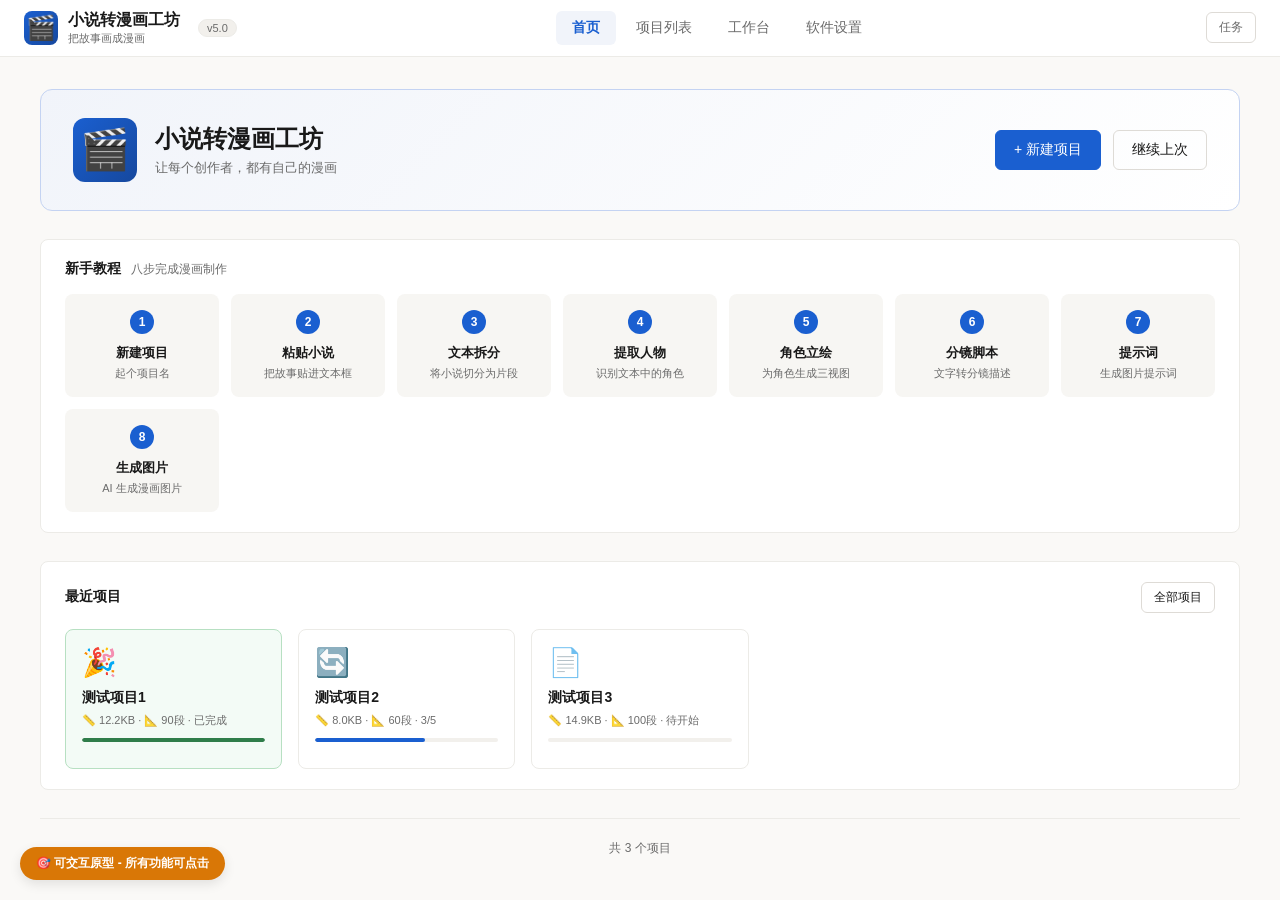
<file: novel-to-comic/docs/prototype-interactive.html>
<!DOCTYPE html>
<html lang="zh-CN">
<head>
  <meta charset="UTF-8">
  <meta name="viewport" content="width=device-width, initial-scale=1.0">
  <title>Novel-to-Comic 可交互原型</title>
  <style>
    /* ==================== CSS 变量 ==================== */
    :root {
      --accent: #1a5fd0;
      --accent-soft: #f1f4fa;
      --accent-ink: #16489e;
      --bg: #faf9f7;
      --card: #ffffff;
      --surface-2: #f7f6f3;
      --surface-3: #f2f0ec;
      --line: #ecebe7;
      --line-2: #dedbd6;
      --ink: #191919;
      --muted: #6b6b6b;
      --ok: #2f7d4a;
      --ok-bg: #f3fbf6;
      --ok-line: #b7e0c2;
      --warn: #b42318;
      --danger-bg: #fdf3f1;
      --amber: #d97706;
      --amber-bg: #fef3c7;
      --amber-line: #f0d9a8;
      --shadow: 0 1px 3px rgba(0,0,0,0.05);
      --shadow-lg: 0 4px 12px rgba(0,0,0,0.1);
      --r-xs: 4px;
      --r-sm: 4px;
      --r-md: 6px;
      --r-lg: 8px;
      --r-xl: 12px;
      --r-pill: 999px;
      --fs-11: 11px;
      --fs-12: 12px;
      --fs-13: 13px;
      --fs-14: 14px;
      --fs-15: 15px;
      --fs-16: 16px;
      --fs-18: 18px;
      --fs-20: 20px;
      --fs-24: 24px;
      --font-main: "Microsoft YaHei", "PingFang SC", sans-serif;
    }

    /* ==================== 全局重置 ==================== */
    * { box-sizing: border-box; margin: 0; padding: 0; }

    html, body {
      height: 100%;
      font-family: var(--font-main);
      font-size: var(--fs-14);
      color: var(--ink);
      background: var(--bg);
    }

    body {
      display: flex;
      flex-direction: column;
    }

    h1, h2, h3, p { margin: 0; }
    h1 { font-size: var(--fs-18); font-weight: 650; }
    h2 { font-size: var(--fs-16); font-weight: 600; }
    h3 { font-size: var(--fs-14); font-weight: 600; }

    .hidden { display: none !important; }

    /* ==================== 顶部导航 ==================== */
    .topbar {
      display: flex;
      align-items: center;
      justify-content: space-between;
      gap: 20px;
      padding: 10px 24px;
      background: var(--card);
      border-bottom: 1px solid var(--line);
      position: sticky;
      top: 0;
      z-index: 100;
    }

    .brand {
      display: flex;
      gap: 10px;
      align-items: center;
      cursor: pointer;
    }

    .brand-logo {
      width: 34px;
      height: 34px;
      display: flex;
      align-items: center;
      justify-content: center;
      font-size: 24px;
      background: linear-gradient(135deg, var(--accent), var(--accent-ink));
      border-radius: var(--r-lg);
    }

    .brand-text { display: flex; flex-direction: column; }
    .brand-text h1 { font-size: var(--fs-16); line-height: 1.3; }
    .brand-text em { font-style: normal; font-size: var(--fs-11); color: var(--muted); }

    .ver-chip {
      margin-left: 8px;
      font-size: var(--fs-11);
      padding: 2px 8px;
      background: var(--surface-3);
      border: 1px solid var(--line);
      border-radius: var(--r-pill);
      color: var(--muted);
    }

    .top-nav {
      display: flex;
      align-items: center;
      gap: 4px;
      flex: 1;
      justify-content: center;
    }

    .nav-btn {
      border: 0;
      background: transparent;
      color: var(--muted);
      font: inherit;
      font-size: var(--fs-14);
      padding: 8px 16px;
      border-radius: var(--r-md);
      cursor: pointer;
      transition: all 0.15s;
    }

    .nav-btn:hover { background: var(--surface-3); color: var(--ink); }
    .nav-btn.is-on { background: var(--accent-soft); color: var(--accent); font-weight: 600; }

    .topbar-right { display: flex; align-items: center; gap: 12px; }

    /* ==================== 按钮 ==================== */
    .btn {
      display: inline-flex;
      align-items: center;
      justify-content: center;
      gap: 6px;
      padding: 10px 18px;
      font-size: var(--fs-14);
      font-weight: 500;
      border-radius: var(--r-md);
      border: 1px solid transparent;
      cursor: pointer;
      transition: all 0.15s;
    }

    .btn:disabled { opacity: 0.5; cursor: not-allowed; }

    .btn-primary {
      background: var(--accent);
      color: white;
      border-color: var(--accent);
    }

    .btn-primary:hover:not(:disabled) { background: var(--accent-ink); }

    .btn-outline {
      background: transparent;
      color: var(--ink);
      border-color: var(--line-2);
    }

    .btn-outline:hover:not(:disabled) { background: var(--surface-3); }

    .btn-sm { padding: 6px 12px; font-size: var(--fs-12); }
    .btn-xs { padding: 4px 8px; font-size: var(--fs-11); }
    .btn-lg { padding: 14px 28px; font-size: var(--fs-16); }

    .ghost-btn {
      background: transparent;
      border: 1px solid var(--line-2);
      color: var(--muted);
      padding: 6px 12px;
      border-radius: var(--r-md);
      font-size: var(--fs-12);
      cursor: pointer;
    }

    .ghost-btn:hover { background: var(--surface-3); color: var(--ink); }

    /* ==================== 页面容器 ==================== */
    .screen { flex: 1; display: block; }
    .screen.hidden { display: none !important; }

    /* ==================== 首页 ==================== */
    #screen-home { overflow-y: auto; padding: 0; }

    .home-inner {
      max-width: 1600px;
      margin: 0 auto;
      padding: 32px 40px 48px;
      display: flex;
      flex-direction: column;
      gap: 28px;
    }

    .home-hero {
      display: flex;
      align-items: center;
      justify-content: space-between;
      gap: 24px;
      padding: 28px 32px;
      background: linear-gradient(135deg, var(--accent-soft), #fff);
      border-radius: var(--r-xl);
      border: 1px solid #c4d3f2;
    }

    .home-brand { display: flex; align-items: center; gap: 18px; }

    .home-logo {
      width: 64px;
      height: 64px;
      display: flex;
      align-items: center;
      justify-content: center;
      font-size: 40px;
      background: linear-gradient(135deg, var(--accent), var(--accent-ink));
      border-radius: var(--r-xl);
    }

    .home-brand-text h2 { font-size: var(--fs-24); margin-bottom: 4px; }
    .home-slogan { font-size: var(--fs-13); color: var(--muted); }
    .home-cta { display: flex; gap: 12px; }

    .home-sec {
      background: var(--card);
      border: 1px solid var(--line);
      border-radius: var(--r-lg);
      padding: 20px 24px;
    }

    .home-sec-head {
      display: flex;
      align-items: center;
      justify-content: space-between;
      margin-bottom: 16px;
    }

    .home-sec-head h3 {
      display: flex;
      align-items: baseline;
      gap: 10px;
    }

    .home-sec-sub {
      font-size: var(--fs-12);
      color: var(--muted);
      font-weight: normal;
    }

    /* 新手教程 */
    .guide-steps {
      display: grid;
      grid-template-columns: repeat(auto-fit, minmax(140px, 1fr));
      gap: 12px;
      list-style: none;
      counter-reset: step;
    }

    .guide-steps li {
      counter-increment: step;
      display: flex;
      flex-direction: column;
      align-items: center;
      text-align: center;
      padding: 16px 12px;
      background: var(--surface-2);
      border-radius: var(--r-lg);
    }

    .guide-steps li::before {
      content: counter(step);
      width: 24px;
      height: 24px;
      display: flex;
      align-items: center;
      justify-content: center;
      background: var(--accent);
      color: white;
      border-radius: 50%;
      font-size: var(--fs-12);
      font-weight: 600;
      margin-bottom: 10px;
    }

    .guide-steps li strong { font-size: var(--fs-13); margin-bottom: 4px; }
    .guide-steps li span { font-size: var(--fs-11); color: var(--muted); }

    /* 项目网格 */
    .project-grid {
      display: grid;
      grid-template-columns: repeat(auto-fill, minmax(200px, 1fr));
      gap: 16px;
    }

    .project-card {
      background: var(--card);
      border: 1px solid var(--line);
      border-radius: var(--r-lg);
      padding: 16px;
      cursor: pointer;
      transition: all 0.15s;
    }

    .project-card:hover {
      border-color: #c4d3f2;
      box-shadow: var(--shadow-lg);
      transform: translateY(-2px);
    }

    .project-card.completed { border-color: var(--ok-line); background: var(--ok-bg); }

    .project-card .card-icon { font-size: 28px; margin-bottom: 10px; }
    .project-card .card-title { font-size: var(--fs-14); font-weight: 600; margin-bottom: 6px; }
    .project-card .card-meta { font-size: var(--fs-11); color: var(--muted); margin-bottom: 10px; }

    .project-card .card-progress {
      height: 4px;
      background: var(--surface-3);
      border-radius: 2px;
      overflow: hidden;
      margin-bottom: 10px;
    }

    .project-card .card-progress-fill {
      height: 100%;
      background: var(--accent);
      border-radius: 2px;
      transition: width 0.3s;
    }

    .project-card.completed .card-progress-fill { background: var(--ok); }

    .project-card .card-actions { display: flex; gap: 6px; }

    .project-empty {
      grid-column: 1 / -1;
      text-align: center;
      padding: 48px 24px;
      color: var(--muted);
    }

    .project-empty .empty-icon { font-size: 48px; margin-bottom: 12px; }

    .home-foot {
      text-align: center;
      padding-top: 20px;
      border-top: 1px solid var(--line);
    }

    /* ==================== 项目列表页 ==================== */
    #screen-projects {
      overflow-y: auto;
      padding: 32px 40px;
      max-width: 1600px;
      margin: 0 auto;
      width: 100%;
    }

    .page-head {
      display: flex;
      align-items: center;
      justify-content: space-between;
      margin-bottom: 12px;
    }

    .page-head h2 { font-size: var(--fs-20); }

    .project-toolbar {
      display: flex;
      align-items: center;
      justify-content: space-between;
      margin-bottom: 20px;
    }

    .project-filter {
      display: flex;
      gap: 4px;
      background: var(--surface-2);
      padding: 4px;
      border-radius: var(--r-md);
    }

    .filter-btn {
      padding: 6px 14px;
      border: none;
      background: transparent;
      color: var(--muted);
      font-size: var(--fs-13);
      border-radius: var(--r-sm);
      cursor: pointer;
      transition: all 0.15s;
    }

    .filter-btn:hover { color: var(--ink); }

    .filter-btn.active {
      background: var(--card);
      color: var(--accent);
      font-weight: 500;
      box-shadow: var(--shadow);
    }

    .project-count { font-size: var(--fs-12); color: var(--muted); }

    /* ==================== 工作台 ==================== */
    #screen-work {
      display: flex;
      flex-direction: column;
      height: calc(100vh - 56px);
      overflow: hidden;
    }

    .project-tabs {
      display: flex;
      align-items: center;
      gap: 4px;
      padding: 8px 16px;
      background: var(--surface-2);
      border-bottom: 1px solid var(--line);
    }

    .project-tab-item {
      display: flex;
      align-items: center;
      gap: 8px;
      padding: 8px 14px;
      background: var(--card);
      border: 1px solid var(--line);
      border-radius: var(--r-md);
      cursor: pointer;
    }

    .project-tab-item.active { border-color: var(--accent); background: var(--accent-soft); }
    .project-tab-item .tab-name { font-size: var(--fs-13); font-weight: 500; }
    .project-tab-item .tab-status { font-size: var(--fs-11); color: var(--muted); }

    .project-tab-add {
      width: 32px;
      height: 32px;
      display: flex;
      align-items: center;
      justify-content: center;
      background: transparent;
      border: 1px dashed var(--line-2);
      border-radius: var(--r-md);
      color: var(--muted);
      font-size: var(--fs-16);
      cursor: pointer;
    }

    .project-tab-add:hover { background: var(--surface-3); color: var(--ink); }

    .work-layout { display: flex; flex: 1; overflow: hidden; }

    /* 步骤面板 */
    .step-panel {
      width: 260px;
      background: var(--card);
      border-right: 1px solid var(--line);
      display: flex;
      flex-direction: column;
      overflow-y: auto;
    }

    .panel-header { padding: 16px; border-bottom: 1px solid var(--line); }
    .panel-header h3 { font-size: var(--fs-14); }

    .step-list { flex: 1; padding: 12px; }

    .step-item {
      display: flex;
      align-items: flex-start;
      gap: 10px;
      padding: 10px;
      border-radius: var(--r-md);
      margin-bottom: 6px;
      transition: background 0.15s;
      cursor: pointer;
    }

    .step-item:hover { background: var(--surface-2); }
    .step-item.active { background: var(--accent-soft); border: 1px solid #c4d3f2; }
    .step-item.completed { background: var(--ok-bg); }
    .step-item.error { background: var(--danger-bg); }

    .step-icon {
      width: 24px;
      height: 24px;
      display: flex;
      align-items: center;
      justify-content: center;
      border-radius: 50%;
      font-size: var(--fs-12);
      flex-shrink: 0;
    }

    .step-icon.pending { background: var(--surface-3); color: var(--muted); }
    .step-icon.running { background: var(--accent); color: white; animation: pulse 1.5s infinite; }
    .step-icon.done { background: var(--ok); color: white; }
    .step-icon.error { background: var(--warn); color: white; }

    @keyframes pulse {
      0%, 100% { opacity: 1; }
      50% { opacity: 0.6; }
    }

    .step-body { flex: 1; min-width: 0; }
    .step-name { font-size: var(--fs-13); font-weight: 500; margin-bottom: 2px; }
    .step-desc { font-size: var(--fs-11); color: var(--muted); }
    .step-status { font-size: var(--fs-11); margin-top: 4px; }
    .step-status.pending { color: var(--muted); }
    .step-status.running { color: var(--accent); }
    .step-status.done { color: var(--ok); }

    .step-empty { text-align: center; padding: 32px 16px; color: var(--muted); }
    .step-empty .empty-icon { font-size: 32px; margin-bottom: 8px; }

    .step-actions {
      display: flex;
      gap: 8px;
      padding: 12px 16px;
      border-top: 1px solid var(--line);
    }

    .step-actions .btn { flex: 1; }

    /* 内容区域 */
    .content-area {
      flex: 1;
      overflow-y: auto;
      padding: 24px;
      background: var(--bg);
    }

    .content-panel {
      background: var(--card);
      border: 1px solid var(--line);
      border-radius: var(--r-lg);
      padding: 24px;
    }

    .input-tabs {
      display: flex;
      gap: 4px;
      margin-bottom: 16px;
      background: var(--surface-2);
      padding: 4px;
      border-radius: var(--r-md);
      width: fit-content;
    }

    .tab {
      padding: 8px 16px;
      border: none;
      background: transparent;
      color: var(--muted);
      font-size: var(--fs-13);
      border-radius: var(--r-sm);
      cursor: pointer;
    }

    .tab.active {
      background: var(--card);
      color: var(--accent);
      font-weight: 500;
      box-shadow: var(--shadow);
    }

    .tab-content { display: none; }
    .tab-content.active { display: block; }

    textarea {
      width: 100%;
      height: 200px;
      padding: 14px;
      border: 1px solid var(--line-2);
      border-radius: var(--r-md);
      font-family: inherit;
      font-size: var(--fs-14);
      resize: vertical;
    }

    textarea:focus { outline: none; border-color: var(--accent); box-shadow: 0 0 0 3px var(--accent-soft); }

    .upload-zone {
      border: 2px dashed var(--line-2);
      border-radius: var(--r-lg);
      padding: 40px;
      text-align: center;
      cursor: pointer;
      transition: all 0.15s;
    }

    .upload-zone:hover { border-color: var(--accent); background: var(--accent-soft); }
    .upload-icon { font-size: 40px; margin-bottom: 12px; }
    .upload-zone p { color: var(--muted); margin-bottom: 12px; }

    .settings-row { display: flex; gap: 20px; margin-top: 20px; }
    .setting { flex: 1; }
    .setting label { display: block; font-size: var(--fs-13); color: #3b3835; margin-bottom: 6px; }
    .setting input { width: 100%; padding: 10px 12px; border: 1px solid var(--line-2); border-radius: var(--r-md); font-size: var(--fs-14); }
    .setting input:focus { outline: none; border-color: var(--accent); }
    .setting .hint { font-size: var(--fs-11); color: var(--muted); margin-left: 8px; }

    .warning-box {
      margin-top: 16px;
      padding: 12px 16px;
      background: var(--amber-bg);
      border: 1px solid var(--amber-line);
      border-radius: var(--r-md);
      color: #8a6d1f;
      font-size: var(--fs-13);
    }

    .action-row { margin-top: 24px; text-align: center; }

    /* 结果展示 */
    .result-header {
      display: flex;
      align-items: center;
      justify-content: space-between;
      margin-bottom: 16px;
    }

    .badge { padding: 4px 12px; font-size: var(--fs-12); border-radius: var(--r-pill); }
    .badge.success { background: var(--ok-bg); color: var(--ok); }
    .badge.running { background: var(--accent-soft); color: var(--accent); }
    .badge.error { background: var(--danger-bg); color: var(--warn); }

    .progress-container { margin-bottom: 20px; }
    .progress-bar { height: 8px; background: var(--surface-3); border-radius: 4px; overflow: hidden; }
    .progress-fill { height: 100%; background: linear-gradient(90deg, var(--accent), var(--accent-ink)); border-radius: 4px; transition: width 0.3s; }
    .progress-text { display: block; text-align: right; font-size: var(--fs-12); color: var(--muted); margin-top: 6px; }

    .result-content { min-height: 100px; }

    .result-section {
      margin-bottom: 20px;
      padding: 16px;
      background: var(--surface-2);
      border-radius: var(--r-lg);
    }

    .result-section-header {
      display: flex;
      align-items: center;
      justify-content: space-between;
      margin-bottom: 12px;
    }

    .segment-list { list-style: none; counter-reset: segment; }

    .segment-list li {
      counter-increment: segment;
      display: flex;
      align-items: flex-start;
      gap: 10px;
      padding: 10px;
      background: var(--card);
      border-radius: var(--r-md);
      margin-bottom: 8px;
    }

    .segment-list li::before {
      content: "[" counter(segment) "]";
      color: var(--muted);
      font-size: var(--fs-12);
      flex-shrink: 0;
    }

    .char-list { display: grid; gap: 10px; }

    .char-card {
      background: var(--card);
      border: 1px solid var(--line);
      border-radius: var(--r-md);
      padding: 12px;
    }

    .char-name {
      display: flex;
      align-items: center;
      justify-content: space-between;
      font-weight: 600;
      margin-bottom: 6px;
    }

    .char-desc { font-size: var(--fs-13); color: #3b3835; line-height: 1.5; }

    .live-output {
      background: #1e1e1e;
      border-radius: var(--r-md);
      padding: 16px;
      margin-bottom: 16px;
    }

    .live-label { font-size: var(--fs-11); color: #888; margin-bottom: 8px; }

    .live-output pre {
      font-family: ui-monospace, Consolas, monospace;
      font-size: var(--fs-12);
      color: #d4d4d4;
      line-height: 1.6;
      white-space: pre-wrap;
      word-break: break-all;
      max-height: 300px;
      overflow-y: auto;
    }

    .completion-box {
      text-align: center;
      padding: 32px;
      background: var(--ok-bg);
      border-radius: var(--r-lg);
      margin-top: 20px;
    }

    .completion-icon { font-size: 48px; margin-bottom: 12px; }
    .completion-title { font-size: var(--fs-18); font-weight: 600; color: var(--ok); margin-bottom: 8px; }
    .completion-desc { font-size: var(--fs-13); color: var(--muted); }

    /* ==================== 设置页 ==================== */
    #screen-settings {
      overflow-y: auto;
      padding: 32px 40px;
      max-width: 1600px;
      margin: 0 auto;
      width: 100%;
    }

    .settings-grid {
      display: grid;
      grid-template-columns: repeat(auto-fit, minmax(320px, 1fr));
      gap: 20px;
      margin-top: 24px;
    }

    .settings-card {
      background: var(--card);
      border: 1px solid var(--line);
      border-radius: var(--r-lg);
      padding: 20px;
    }

    .settings-card h3 { margin-bottom: 16px; padding-bottom: 12px; border-bottom: 1px solid var(--line); }

    .form-group { margin-bottom: 16px; }
    .form-group label { display: block; font-size: var(--fs-13); color: #3b3835; margin-bottom: 6px; }
    .form-group input, .form-group select { width: 100%; padding: 10px 12px; border: 1px solid var(--line-2); border-radius: var(--r-md); font-size: var(--fs-14); }
    .form-group input:focus, .form-group select:focus { outline: none; border-color: var(--accent); }
    .form-hint { display: block; font-size: var(--fs-11); color: var(--muted); margin-top: 4px; }

    .settings-actions { display: flex; gap: 12px; margin-top: 24px; justify-content: center; }

    /* ==================== Toast ==================== */
    .toasts {
      position: fixed;
      top: 80px;
      right: 24px;
      z-index: 1000;
      display: flex;
      flex-direction: column;
      gap: 8px;
    }

    .toast {
      padding: 12px 20px;
      background: var(--card);
      border: 1px solid var(--line);
      border-radius: var(--r-md);
      box-shadow: var(--shadow-lg);
      font-size: var(--fs-13);
      animation: slideIn 0.3s;
    }

    .toast.success { border-color: var(--ok-line); background: var(--ok-bg); }
    .toast.error { border-color: #f0c7c2; background: var(--danger-bg); }
    .toast.info { border-color: #c4d3f2; background: var(--accent-soft); }

    @keyframes slideIn {
      from { opacity: 0; transform: translateX(20px); }
      to { opacity: 1; transform: translateX(0); }
    }

    .hint { font-size: var(--fs-12); color: var(--muted); }
    .row { display: flex; align-items: center; gap: 8px; }

    /* 原型标识 */
    .prototype-badge {
      position: fixed;
      bottom: 20px;
      left: 20px;
      padding: 8px 16px;
      background: var(--amber);
      color: white;
      border-radius: var(--r-pill);
      font-size: var(--fs-12);
      font-weight: 600;
      z-index: 999;
      box-shadow: var(--shadow-lg);
    }
  </style>
</head>
<body data-screen="home">
  <!-- Toast 通知 -->
  <div id="toasts" class="toasts"></div>

  <!-- 原型标识 -->
  <div class="prototype-badge">🎯 可交互原型 - 所有功能可点击</div>

  <!-- 顶部导航 -->
  <header class="topbar">
    <div class="brand" id="brand-home" title="回到首页">
      <div class="brand-logo">🎬</div>
      <span class="brand-text">
        <h1>小说转漫画工坊</h1>
        <em>把故事画成漫画</em>
      </span>
      <span class="ver-chip">v5.0</span>
    </div>
    <nav class="top-nav">
      <button type="button" class="nav-btn is-on" data-screen="home">首页</button>
      <button type="button" class="nav-btn" data-screen="projects">项目列表</button>
      <button type="button" class="nav-btn" data-screen="work">工作台</button>
      <button type="button" class="nav-btn" data-screen="settings">软件设置</button>
    </nav>
    <div class="row topbar-right">
      <span class="hint" id="work-chip"></span>
      <button type="button" class="ghost-btn" id="toggle-task">任务</button>
    </div>
  </header>

  <!-- ==================== 首页 ==================== -->
  <section id="screen-home" class="screen">
    <div class="home-inner">
      <!-- 品牌区域 -->
      <div class="home-hero">
        <div class="home-brand">
          <div class="home-logo">🎬</div>
          <div class="home-brand-text">
            <h2>小说转漫画工坊</h2>
            <p class="home-slogan">让每个创作者，都有自己的漫画</p>
          </div>
        </div>
        <div class="home-cta">
          <button type="button" class="btn btn-primary" id="home-new">+ 新建项目</button>
          <button type="button" class="btn btn-outline" id="home-continue">继续上次</button>
        </div>
      </div>

      <!-- 新手教程 -->
      <section class="home-sec">
        <div class="home-sec-head">
          <h3>新手教程<span class="home-sec-sub">八步完成漫画制作</span></h3>
        </div>
        <ol class="guide-steps">
          <li><strong>新建项目</strong><span>起个项目名</span></li>
          <li><strong>粘贴小说</strong><span>把故事贴进文本框</span></li>
          <li><strong>文本拆分</strong><span>将小说切分为片段</span></li>
          <li><strong>提取人物</strong><span>识别文本中的角色</span></li>
          <li><strong>角色立绘</strong><span>为角色生成三视图</span></li>
          <li><strong>分镜脚本</strong><span>文字转分镜描述</span></li>
          <li><strong>提示词</strong><span>生成图片提示词</span></li>
          <li><strong>生成图片</strong><span>AI 生成漫画图片</span></li>
        </ol>
      </section>

      <!-- 最近项目 -->
      <section class="home-sec home-sec-recent">
        <div class="home-sec-head">
          <h3>最近项目</h3>
          <button type="button" class="btn btn-outline btn-sm" id="home-more">全部项目</button>
        </div>
        <div id="home-recent" class="project-grid">
          <!-- 动态生成 -->
        </div>
      </section>

      <footer class="home-foot">
        <span class="hint" id="home-foot-meta"></span>
      </footer>
    </div>
  </section>

  <!-- ==================== 项目列表页 ==================== -->
  <section id="screen-projects" class="screen hidden">
    <div class="page-head">
      <h2>项目列表</h2>
      <button type="button" class="btn btn-primary" id="projects-new">+ 新建项目</button>
    </div>
    <p class="hint">点击卡片打开工作台</p>

    <div class="project-toolbar">
      <div class="project-filter">
        <button class="filter-btn active" data-filter="all">全部</button>
        <button class="filter-btn" data-filter="active">进行中</button>
        <button class="filter-btn" data-filter="done">已完成</button>
      </div>
      <div class="project-count" id="projectCount">共 0 个项目</div>
    </div>

    <div id="project-list-body" class="project-grid">
      <!-- 动态生成 -->
    </div>
  </section>

  <!-- ==================== 工作台 ==================== -->
  <main id="screen-work" class="screen hidden" style="display:none;">
    <nav class="project-tabs">
      <div class="project-tab-item active" id="current-tab">
        <span class="tab-name" id="tab-project-name">未命名项目</span>
        <span class="tab-status" id="tab-project-status">进行中</span>
      </div>
      <button class="project-tab-add" id="add-project-tab" title="新建项目">+</button>
    </nav>

    <div class="work-layout">
      <!-- 左侧步骤面板 -->
      <aside class="step-panel">
        <div class="panel-header">
          <h3>📋 流水线步骤</h3>
        </div>

        <div class="step-list" id="stepList">
          <div class="step-empty">
            <div class="empty-icon">📝</div>
            <div>请先输入文本并初始化</div>
          </div>
        </div>

        <div class="step-actions">
          <button class="btn btn-outline btn-sm" id="btnReset" disabled>🔄 重置</button>
          <button class="btn btn-primary btn-sm" id="btnDownload" disabled>📥 下载结果</button>
        </div>
      </aside>

      <!-- 右侧内容区域 -->
      <div class="content-area">
        <!-- 输入阶段 -->
        <section class="content-panel" id="panelInput">
          <div class="panel-header">
            <h2>📖 输入小说文本</h2>
          </div>

          <div class="input-tabs">
            <button class="tab active" data-tab="paste">📝 粘贴文本</button>
            <button class="tab" data-tab="upload">📁 上传文件</button>
          </div>

          <div class="tab-content active" id="tabPaste">
            <textarea id="novelText" placeholder="在此粘贴小说全文...&#10;&#10;示例：&#10;在一个风和日丽的下午，少年张三踏上了征程。他的身后，是故乡的小村庄，前方，是未知的江湖..."></textarea>
          </div>

          <div class="tab-content" id="tabUpload">
            <div class="upload-zone" id="uploadZone">
              <div class="upload-icon">📁</div>
              <p>拖拽 .txt 文件到此处，或点击选择文件</p>
              <button class="btn btn-outline" id="btnSelectFile">选择文件</button>
              <input type="file" id="fileInput" accept=".txt" hidden>
            </div>
          </div>

          <div class="settings-row">
            <div class="setting">
              <label for="segmentCount">拆分片段数：</label>
              <input type="number" id="segmentCount" value="90" min="1" max="140">
              <span class="hint">(1-140，默认90)</span>
            </div>
            <div class="setting">
              <label for="novelTitle">作品标题：</label>
              <input type="text" id="novelTitle" placeholder="未命名作品">
            </div>
          </div>

          <div class="warning-box hidden" id="warningBox"></div>

          <div class="action-row">
            <button class="btn btn-primary btn-lg" id="btnStart" disabled>🚀 开始处理</button>
          </div>
        </section>

        <!-- 结果展示阶段 -->
        <section class="content-panel hidden" id="panelResult">
          <div class="result-header">
            <h2 id="resultTitle">处理结果</h2>
            <span class="badge" id="resultStatus">等待中</span>
          </div>

          <div class="progress-container hidden" id="progressContainer">
            <div class="progress-bar">
              <div class="progress-fill" id="progressFill" style="width:0%"></div>
            </div>
            <span class="progress-text" id="progressText">0/0</span>
          </div>

          <div class="result-content" id="resultContent"></div>

          <div class="action-row">
            <button class="btn btn-primary btn-lg hidden" id="btnContinue">▶ 执行下一步</button>
          </div>
        </section>
      </div>
    </div>
  </main>

  <!-- ==================== 设置页 ==================== -->
  <section id="screen-settings" class="screen hidden">
    <div class="page-head">
      <h2>软件设置</h2>
    </div>

    <div class="settings-grid">
      <div class="settings-card">
        <h3>🤖 AI 后端配置</h3>
        <div class="form-group">
          <label>AI 服务提供商</label>
          <select id="aiProvider">
            <option>OpenAI (GPT-4)</option>
            <option>Claude (Anthropic)</option>
            <option>通义千问 (阿里云)</option>
          </select>
        </div>
        <div class="form-group">
          <label>API Key</label>
          <input type="password" placeholder="sk-...">
          <span class="form-hint">从 AI 服务商控制台获取</span>
        </div>
        <div class="form-group">
          <label>API Base URL</label>
          <input type="text" placeholder="https://api.openai.com/v1">
        </div>
      </div>

      <div class="settings-card">
        <h3>🎨 图片生成配置</h3>
        <div class="form-group">
          <label>图片生成服务</label>
          <select>
            <option>Stable Diffusion</option>
            <option>Midjourney</option>
            <option>DALL-E 3</option>
          </select>
        </div>
        <div class="form-group">
          <label>默认画风</label>
          <select>
            <option>Q版火柴人</option>
            <option>日漫风格</option>
            <option>韩漫风格</option>
          </select>
        </div>
        <div class="form-group">
          <label>输出分辨率</label>
          <select>
            <option>512 x 512</option>
            <option>768 x 768</option>
            <option>1024 x 1024</option>
          </select>
        </div>
      </div>

      <div class="settings-card">
        <h3>📁 输出设置</h3>
        <div class="form-group">
          <label>输出格式</label>
          <select>
            <option>JSON</option>
            <option>ZIP 压缩包</option>
          </select>
        </div>
        <div class="form-group">
          <label>输出路径</label>
          <input type="text" placeholder="./output">
        </div>
      </div>
    </div>

    <div class="settings-actions">
      <button class="btn btn-primary" id="btnSaveSettings">💾 保存设置</button>
      <button class="btn btn-outline" id="btnResetSettings">重置默认</button>
    </div>
  </section>

  <script>
    // ==================== 状态管理 ====================
    const State = {
      currentScreen: 'home',
      projects: [
        { id: '1', title: '测试项目1', novelLength: 12500, segmentCount: 90, status: 'COMPLETED', completedSteps: 5, totalSteps: 5 },
        { id: '2', title: '测试项目2', novelLength: 8200, segmentCount: 60, status: 'IN_PROGRESS', completedSteps: 3, totalSteps: 5 },
        { id: '3', title: '测试项目3', novelLength: 15300, segmentCount: 100, status: 'PENDING', completedSteps: 0, totalSteps: 5 },
      ],
      currentTask: {
        id: null,
        title: '',
        text: '',
        segmentCount: 90,
        steps: [],
        novelLength: 0
      },
      ui: {
        isBusy: false,
        selectedStep: -1,
        projectFilter: 'all'
      }
    };

    // 步骤定义
    const STEP_DEFS = [
      { id: 'split', name: '文本拆分', desc: '将小说切分为多个片段', icon: '✂️' },
      { id: 'characters', name: '角色提取', desc: '识别文本中的人物角色', icon: '👥' },
      { id: 'turnaround', name: '角色立绘', desc: '为每个角色生成三视图', icon: '🎨' },
      { id: 'storyboard', name: '分镜脚本', desc: '将文字转换成分镜描述', icon: '📝' },
      { id: 'prompts', name: '提示词组装', desc: '生成图片生成的提示词', icon: '✨' },
    ];

    // ==================== DOM ====================
    const $ = s => document.querySelector(s);
    const $$ = s => document.querySelectorAll(s);

    // ==================== 初始化 ====================
    document.addEventListener('DOMContentLoaded', () => {
      initNavigation();
      initHomePage();
      initProjectsPage();
      initWorkbench();
      initSettingsPage();
      renderRecentProjects();
      renderProjectList();
    });

    // ==================== 页面切换 ====================
    function switchScreen(screenName) {
      State.currentScreen = screenName;
      $$('.screen').forEach(s => {
        s.classList.add('hidden');
        s.style.display = '';
      });
      const target = $(`#screen-${screenName}`);
      if (target) {
        target.classList.remove('hidden');
        if (screenName === 'work') target.style.display = 'flex';
      }
      $$('.nav-btn').forEach(btn => {
        btn.classList.toggle('is-on', btn.dataset.screen === screenName);
      });
      document.body.dataset.screen = screenName;
    }

    function initNavigation() {
      $$('.nav-btn').forEach(btn => {
        btn.addEventListener('click', () => switchScreen(btn.dataset.screen));
      });
      $('#brand-home').addEventListener('click', () => switchScreen('home'));
    }

    // ==================== 首页 ====================
    function initHomePage() {
      $('#home-new').addEventListener('click', () => {
        resetTask();
        switchScreen('work');
        showToast('请在工作台输入文本开始创作', 'info');
      });

      $('#home-continue').addEventListener('click', () => {
        const lastProject = State.projects.find(p => p.status === 'IN_PROGRESS');
        if (lastProject) {
          loadProject(lastProject.id);
        } else {
          showToast('没有可恢复的任务', 'info');
        }
      });

      $('#home-more').addEventListener('click', () => switchScreen('projects'));
    }

    function renderRecentProjects() {
      const container = $('#home-recent');
      const recent = State.projects.slice(0, 4);

      if (recent.length === 0) {
        container.innerHTML = `
          <div class="project-empty">
            <div class="empty-icon">📭</div>
            <div>暂无项目</div>
            <small>点击「新建项目」开始创作</small>
          </div>
        `;
        return;
      }

      container.innerHTML = recent.map(p => renderProjectCard(p)).join('');
      bindProjectCardEvents(container);

      $('#home-foot-meta').textContent = `共 ${State.projects.length} 个项目`;
    }

    // ==================== 项目列表页 ====================
    function initProjectsPage() {
      $('#projects-new').addEventListener('click', () => {
        resetTask();
        switchScreen('work');
      });

      $$('.filter-btn').forEach(btn => {
        btn.addEventListener('click', () => {
          $$('.filter-btn').forEach(b => b.classList.remove('active'));
          btn.classList.add('active');
          State.ui.projectFilter = btn.dataset.filter;
          renderProjectList();
        });
      });
    }

    function renderProjectList() {
      const container = $('#project-list-body');
      let filtered = State.projects;

      if (State.ui.projectFilter === 'active') {
        filtered = filtered.filter(p => p.status !== 'COMPLETED');
      } else if (State.ui.projectFilter === 'done') {
        filtered = filtered.filter(p => p.status === 'COMPLETED');
      }

      $('#projectCount').textContent = `共 ${filtered.length} 个项目`;

      if (filtered.length === 0) {
        container.innerHTML = `
          <div class="project-empty">
            <div class="empty-icon">📭</div>
            <div>暂无项目</div>
          </div>
        `;
        return;
      }

      container.innerHTML = filtered.map(p => renderProjectCard(p, true)).join('');
      bindProjectCardEvents(container, true);
    }

    function renderProjectCard(project, showActions = false) {
      const pct = project.totalSteps > 0
        ? Math.round(project.completedSteps / project.totalSteps * 100)
        : 0;
      const isCompleted = project.status === 'COMPLETED';

      let icon = '📄', statusText = '待开始';
      if (isCompleted) { icon = '🎉'; statusText = '已完成'; }
      else if (project.completedSteps > 0) { icon = '🔄'; statusText = `${project.completedSteps}/${project.totalSteps}`; }

      return `
        <div class="project-card ${isCompleted ? 'completed' : ''}" data-id="${project.id}">
          <div class="card-icon">${icon}</div>
          <div class="card-title">${project.title}</div>
          <div class="card-meta">
            📏 ${formatSize(project.novelLength)} · 📐 ${project.segmentCount}段 · ${statusText}
          </div>
          <div class="card-progress">
            <div class="card-progress-fill" style="width:${pct}%"></div>
          </div>
          ${showActions ? `
            <div class="card-actions">
              <button class="btn btn-sm btn-outline btn-view" data-id="${project.id}">
                ${isCompleted ? '👁️ 查看' : '▶ 继续'}
              </button>
              <button class="btn btn-sm btn-outline btn-delete" data-id="${project.id}">🗑️</button>
            </div>
          ` : ''}
        </div>
      `;
    }

    function bindProjectCardEvents(container, showActions = false) {
      container.querySelectorAll('.project-card').forEach(card => {
        card.addEventListener('click', (e) => {
          if (e.target.closest('.card-actions')) return;
          loadProject(card.dataset.id);
        });
      });

      if (showActions) {
        container.querySelectorAll('.btn-view').forEach(btn => {
          btn.addEventListener('click', (e) => {
            e.stopPropagation();
            loadProject(btn.dataset.id);
          });
        });

        container.querySelectorAll('.btn-delete').forEach(btn => {
          btn.addEventListener('click', (e) => {
            e.stopPropagation();
            deleteProject(btn.dataset.id);
          });
        });
      }
    }

    function loadProject(projectId) {
      const project = State.projects.find(p => p.id === projectId);
      if (!project) return;

      State.currentTask.id = project.id;
      State.currentTask.title = project.title;
      State.currentTask.segmentCount = project.segmentCount;
      State.currentTask.novelLength = project.novelLength;

      // 初始化步骤
      State.currentTask.steps = STEP_DEFS.map((def, idx) => ({
        ...def,
        index: idx,
        status: idx < project.completedSteps ? 'done' : 'pending',
        result: idx < project.completedSteps ? generateMockResult(def.id) : null
      }));

      $('#tab-project-name').textContent = project.title;
      $('#tab-project-status').textContent = project.status === 'COMPLETED' ? '已完成' : '进行中';

      switchScreen('work');
      renderSteps();
      showResultPanel();

      // 显示已完成步骤的结果
      if (project.completedSteps > 0) {
        $('#resultTitle').textContent = `📋 ${project.title}`;
        $('#resultStatus').textContent = `已完成 ${project.completedSteps}/${State.currentTask.steps.length}`;
        $('#resultStatus').className = 'badge success';

        State.currentTask.steps.filter(s => s.status === 'done').forEach(step => {
          showResult(step.index, step.result);
        });
      }

      // 设置下一步按钮
      const nextIdx = State.currentTask.steps.findIndex(s => s.status !== 'done');
      if (nextIdx >= 0) {
        setupButton(nextIdx);
      }

      showToast(`已加载项目: ${project.title}`, 'success');
    }

    function deleteProject(projectId) {
      const project = State.projects.find(p => p.id === projectId);
      if (!project) return;
      if (!confirm(`确定删除项目「${project.title}」？`)) return;

      State.projects = State.projects.filter(p => p.id !== projectId);
      renderProjectList();
      renderRecentProjects();
      showToast('项目已删除', 'success');
    }

    // ==================== 工作台 ====================
    function initWorkbench() {
      // Tab 切换
      $$('.tab').forEach(tab => {
        tab.addEventListener('click', () => {
          $$('.tab').forEach(t => t.classList.remove('active'));
          tab.classList.add('active');
          $$('.tab-content').forEach(c => c.classList.remove('active'));
          $(`#tab${tab.dataset.tab === 'paste' ? 'Paste' : 'Upload'}`).classList.add('active');
        });
      });

      // 文本输入
      $('#novelText').addEventListener('input', () => {
        State.currentTask.text = $('#novelText').value;
        updateStartButton();
      });

      $('#novelTitle').addEventListener('input', () => {
        State.currentTask.title = $('#novelTitle').value;
      });

      $('#segmentCount').addEventListener('input', () => {
        State.currentTask.segmentCount = parseInt($('#segmentCount').value) || 90;
      });

      // 开始按钮
      $('#btnStart').addEventListener('click', startProcessing);

      // 继续按钮
      $('#btnContinue').addEventListener('click', () => {
        const idx = parseInt($('#btnContinue').dataset.next);
        if (!isNaN(idx)) runStep(idx);
      });

      // 重置按钮
      $('#btnReset').addEventListener('click', () => {
        if (confirm('确定重置？这将清除所有结果。')) {
          resetTask();
          showInputPanel();
          showToast('任务已重置', 'success');
        }
      });

      // 下载按钮
      $('#btnDownload').addEventListener('click', () => {
        showToast('模拟下载结果文件...', 'info');
      });

      // 新建项目标签
      $('#add-project-tab').addEventListener('click', () => {
        resetTask();
        showInputPanel();
        showToast('新项目已创建', 'success');
      });
    }

    function updateStartButton() {
      $('#btnStart').disabled = !State.currentTask.text.trim();
    }

    function showInputPanel() {
      $('#panelInput').classList.remove('hidden');
      $('#panelResult').classList.add('hidden');
      renderSteps();
    }

    function showResultPanel() {
      $('#panelInput').classList.add('hidden');
      $('#panelResult').classList.remove('hidden');
    }

    function startProcessing() {
      if (!State.currentTask.text.trim()) return;

      State.currentTask.title = $('#novelTitle').value || '未命名作品';
      State.currentTask.segmentCount = parseInt($('#segmentCount').value) || 90;
      State.currentTask.id = 'task_' + Date.now();
      State.currentTask.novelLength = State.currentTask.text.length;

      // 初始化步骤
      State.currentTask.steps = STEP_DEFS.map((def, idx) => ({
        ...def,
        index: idx,
        status: 'pending',
        result: null
      }));

      $('#tab-project-name').textContent = State.currentTask.title;
      $('#tab-project-status').textContent = '进行中';

      showResultPanel();
      showReady();
      setupButton(0);
      renderSteps();
      updateButtons();

      // 添加到项目列表
      State.projects.unshift({
        id: State.currentTask.id,
        title: State.currentTask.title,
        novelLength: State.currentTask.novelLength,
        segmentCount: State.currentTask.segmentCount,
        status: 'IN_PROGRESS',
        completedSteps: 0,
        totalSteps: 5
      });

      renderRecentProjects();
      renderProjectList();

      showToast('任务已初始化', 'success');
    }

    function showReady() {
      $('#resultTitle').textContent = '🎯 准备就绪';
      $('#resultStatus').textContent = `已加载 ${formatSize(State.currentTask.novelLength)} · ${State.currentTask.segmentCount} 段`;
      $('#resultStatus').className = 'badge success';

      $('#resultContent').innerHTML = `
        <div style="display:flex;gap:16px;margin-bottom:20px;">
          <div style="flex:1;padding:16px;background:var(--surface-2);border-radius:var(--r-md);text-align:center;">
            <div style="font-size:20px;font-weight:600;">${formatSize(State.currentTask.novelLength)}</div>
            <div style="font-size:12px;color:var(--muted);">文本大小</div>
          </div>
          <div style="flex:1;padding:16px;background:var(--surface-2);border-radius:var(--r-md);text-align:center;">
            <div style="font-size:20px;font-weight:600;">${State.currentTask.segmentCount}</div>
            <div style="font-size:12px;color:var(--muted);">目标片段</div>
          </div>
          <div style="flex:1;padding:16px;background:var(--surface-2);border-radius:var(--r-md);text-align:center;">
            <div style="font-size:20px;font-weight:600;">5</div>
            <div style="font-size:12px;color:var(--muted);">处理步骤</div>
          </div>
        </div>
        <p style="color:var(--muted);text-align:center;">点击下方按钮开始：<strong>${State.currentTask.steps[0].name}</strong></p>
      `;
    }

    function renderSteps() {
      const container = $('#stepList');

      if (State.currentTask.steps.length === 0) {
        container.innerHTML = `
          <div class="step-empty">
            <div class="empty-icon">📝</div>
            <div>请先输入文本并初始化</div>
          </div>
        `;
        return;
      }

      container.innerHTML = State.currentTask.steps.map((step, idx) => `
        <div class="step-item ${idx === State.ui.selectedStep ? 'active' : ''} ${step.status === 'done' ? 'completed' : ''} ${step.status === 'error' ? 'error' : ''}" data-step="${idx}">
          <div class="step-icon ${step.status}">
            ${step.status === 'pending' ? '○' : step.status === 'running' ? '⏳' : step.status === 'done' ? '✅' : '❌'}
          </div>
          <div class="step-body">
            <div class="step-name">${step.name}</div>
            <div class="step-desc">${step.desc}</div>
            <div class="step-status ${step.status}">${statusText(step.status)}</div>
          </div>
        </div>
      `).join('');

      container.querySelectorAll('.step-item').forEach(item => {
        item.addEventListener('click', () => {
          const idx = parseInt(item.dataset.step);
          if (State.currentTask.steps[idx].status === 'done') {
            viewStepResult(idx);
          }
        });
      });
    }

    function statusText(status) {
      const map = { pending: '等待中', running: '⏳ 执行中...', done: '✅ 完成', error: '❌ 失败' };
      return map[status] || status;
    }

    function setupButton(idx) {
      const btn = $('#btnContinue');
      btn.classList.remove('hidden');
      btn.textContent = `▶ 执行第${idx + 1}步：${State.currentTask.steps[idx].name}`;
      btn.dataset.next = String(idx);
      btn.disabled = false;
    }

    function runStep(idx) {
      if (State.ui.isBusy) return;

      State.ui.isBusy = true;
      State.ui.selectedStep = idx;
      State.currentTask.steps[idx].status = 'running';

      renderSteps();
      $('#btnContinue').disabled = true;
      $('#resultStatus').textContent = '⏳ 执行中...';
      $('#resultStatus').className = 'badge running';

      // 显示实时输出
      $('#resultContent').innerHTML = `
        <div class="live-output">
          <div class="live-label">📡 实时流输出</div>
          <pre id="liveText"></pre>
        </div>
        <div class="progress-container" id="progressContainer">
          <div class="progress-bar">
            <div class="progress-fill" id="progressFill" style="width:0%"></div>
          </div>
          <span class="progress-text" id="progressText">0/0</span>
        </div>
      `;

      // 模拟执行过程
      simulateStepExecution(idx);
    }

    function simulateStepExecution(idx) {
      const step = State.currentTask.steps[idx];
      const liveText = $('#liveText');
      let progress = 0;
      const total = 10;

      const messages = getStepMessages(step.id);
      let msgIdx = 0;

      const interval = setInterval(() => {
        progress++;
        const pct = Math.round(progress / total * 100);
        $('#progressFill').style.width = pct + '%';
        $('#progressText').textContent = `${progress}/${total}`;

        if (msgIdx < messages.length && progress % 2 === 0) {
          liveText.textContent += messages[msgIdx] + '\n';
          msgIdx++;
        }

        if (progress >= total) {
          clearInterval(interval);
          finishStep(idx);
        }
      }, 300);
    }

    function getStepMessages(stepId) {
      const messages = {
        split: [
          '// 正在分析文本结构...',
          '// 识别段落边界...',
          '// 拆分中...',
          '// 完成拆分'
        ],
        characters: [
          '// 正在扫描文本...',
          '// 识别到角色: 张三',
          '// 识别到角色: 李四',
          '// 识别到角色: 王五',
          '// 生成角色描述...',
          '// 完成'
        ],
        turnaround: [
          '// 正在生成角色立绘...',
          '// 生成张三的正面视图...',
          '// 生成张三的侧面视图...',
          '// 生成李四的三视图...',
          '// 完成'
        ],
        storyboard: [
          '// 正在分析剧情...',
          '// 划分场景...',
          '// 生成分镜描述...',
          '// 分镜 1/90...',
          '// 分镜 45/90...',
          '// 分镜 90/90...',
          '// 完成'
        ],
        prompts: [
          '// 正在组装提示词...',
          '// 提示词 1/90...',
          '// 提示词 45/90...',
          '// 提示词 90/90...',
          '// 完成'
        ]
      };
      return messages[stepId] || ['// 处理中...', '// 完成'];
    }

    function finishStep(idx) {
      State.currentTask.steps[idx].status = 'done';
      State.currentTask.steps[idx].result = generateMockResult(State.currentTask.steps[idx].id);
      State.ui.isBusy = false;

      // 更新项目状态
      const project = State.projects.find(p => p.id === State.currentTask.id);
      if (project) {
        project.completedSteps = State.currentTask.steps.filter(s => s.status === 'done').length;
        if (project.completedSteps === project.totalSteps) {
          project.status = 'COMPLETED';
        }
      }

      renderSteps();
      renderProjectList();
      renderRecentProjects();
      updateButtons();

      $('#progressContainer').classList.add('hidden');
      $('#resultStatus').textContent = '✅ 完成';
      $('#resultStatus').className = 'badge success';

      showResult(idx, State.currentTask.steps[idx].result);

      // 设置下一步
      const next = idx + 1;
      if (next < State.currentTask.steps.length) {
        setupButton(next);
      } else {
        $('#btnContinue').classList.add('hidden');
        $('#resultContent').insertAdjacentHTML('beforeend', `
          <div class="completion-box">
            <div class="completion-icon">🎉</div>
            <div class="completion-title">全部完成！</div>
            <div class="completion-desc">点击左下角「下载结果」获取 JSON</div>
          </div>
        `);
        $('#tab-project-status').textContent = '已完成';
        showToast('所有步骤已完成！', 'success');
      }
    }

    function generateMockResult(stepId) {
      const results = {
        split: {
          count: 5,
          segments: [
            '在一个风和日丽的下午，少年张三踏上了征程。他的身后，是故乡的小村庄，前方，是未知的江湖。',
            '路边的老树随风摇曳，仿佛在向他挥手告别。张三回头望了一眼，眼中满是不舍。',
            '"我一定会回来的！"他在心中默默发誓，然后转身继续前行。',
            '走了大约半个时辰，他遇到了第一个伙伴——李四。李四是个书生的模样，手里拿着一把折扇。',
            '两人一见如故，决定结伴同行。江湖路远，有伴同行总是好的。'
          ]
        },
        characters: {
          count: 3,
          characters: [
            { name: '张三', description: '主角，18岁少年，黑色短发，性格坚韧，身穿蓝色布衣，腰间佩剑。' },
            { name: '李四', description: '配角，张三的好友，白面书生，戴眼镜，手持折扇，聪明伶俐。' },
            { name: '王五', description: '反派，神秘人物，一身黑衣，面具遮面，武功高强，目的不明。' }
          ]
        },
        turnaround: {
          count: 3,
          turnarounds: [
            { name: '张三', comboPrompt: '三视图：正面/侧面/背面，18岁少年，黑色短发，蓝色布衣，佩剑' },
            { name: '李四', comboPrompt: '三视图：正面/侧面/背面，白面书生，眼镜，折扇，文质彬彬' },
            { name: '王五', comboPrompt: '三视图：正面/侧面/背面，黑衣面具，神秘，武功高强' }
          ]
        },
        storyboard: {
          count: 5,
          total: 90,
          storyboards: [
            '分镜1：远景，少年站在村口，背对镜头，望向远方。阳光洒在他身上。',
            '分镜2：特写，张三回头的眼神，充满不舍和决心。',
            '分镜3：中景，张三走在小路上，路边老树摇曳。',
            '分镜4：中景，张三遇到李四，两人对视。',
            '分镜5：全景，两人结伴前行，背影渐行渐远。'
          ]
        },
        prompts: {
          count: 5,
          prompts: [
            { index: 1, fullPrompt: 'anime style, young boy standing at village entrance, looking into distance, sunlight, blue clothes, sword at waist, cinematic' },
            { index: 2, fullPrompt: 'close-up, determined eyes, young boy looking back, emotional, detailed face' },
            { index: 3, fullPrompt: 'boy walking on path, old tree swaying, countryside, peaceful atmosphere' },
            { index: 4, fullPrompt: 'two boys meeting, one in blue, one in white with fan, surprised expressions' },
            { index: 5, fullPrompt: 'two friends walking together, backs to viewer, sunset, journey beginning' }
          ]
        }
      };
      return results[stepId] || {};
    }

    function showResult(idx, result) {
      const step = State.currentTask.steps[idx];
      const wrapper = document.createElement('div');
      wrapper.className = 'result-section';
      wrapper.innerHTML = renderResult(step.id, result, idx);
      $('#resultContent').appendChild(wrapper);
    }

    function renderResult(id, result, idx) {
      const header = (icon, title, extra) => `
        <div class="result-section-header">
          <h3>${icon} ${title}</h3>
          <div>${extra || ''}</div>
        </div>
      `;

      const copyBtn = (text) => `<button class="btn btn-xs btn-outline" onclick="copyText(\`${text.replace(/`/g, '\\`')}\`)">📋 复制</button>`;

      switch (id) {
        case 'split':
          return header('✅', `拆分完成: ${result.count} 段`) +
            `<ol class="segment-list">${result.segments.map((s, i) => `
              <li><div class="seg-text">${s}</div></li>
            `).join('')}</ol>`;

        case 'characters':
          return header('✅', `角色提取: ${result.count} 人`) +
            `<div class="char-list">${result.characters.map(c => `
              <div class="char-card">
                <div class="char-name">${c.name}</div>
                <div class="char-desc">${c.description}</div>
              </div>
            `).join('')}</div>`;

        case 'turnaround':
          return header('✅', `角色立绘: ${result.count} 个角色`) +
            result.turnarounds.map(t => `
              <div class="char-card">
                <div class="char-name">🎨 ${t.name}</div>
                <div class="char-desc">${t.comboPrompt}</div>
              </div>
            `).join('');

        case 'storyboard':
          return header('✅', `分镜完成: ${result.count}/${result.total}`) +
            result.storyboards.map((s, i) => `
              <div class="char-card">
                <div class="char-name">分镜 #${i + 1}</div>
                <div class="char-desc">${s}</div>
              </div>
            `).join('');

        case 'prompts':
          return header('✅', `提示词: ${result.count} 个`) +
            result.prompts.map(p => `
              <div class="char-card">
                <div class="char-name">提示词 #${p.index}</div>
                <div class="char-desc" style="font-family:monospace;font-size:12px;">${p.fullPrompt}</div>
              </div>
            `).join('');

        default:
          return '<p>未知步骤</p>';
      }
    }

    function viewStepResult(idx) {
      const step = State.currentTask.steps[idx];
      if (!step || step.status !== 'done') return;

      $('#resultTitle').textContent = `👁️ ${step.name} 结果`;
      $('#resultStatus').textContent = '✅ 已完成';
      $('#resultStatus').className = 'badge success';
      $('#resultContent').innerHTML = '';
      showResult(idx, step.result);

      const next = idx + 1;
      if (next < State.currentTask.steps.length && State.currentTask.steps[next].status !== 'done') {
        setupButton(next);
      }
    }

    function updateButtons() {
      const hasSteps = State.currentTask.steps.length > 0;
      const hasDone = State.currentTask.steps.some(s => s.status === 'done');
      $('#btnReset').disabled = !hasSteps || State.ui.isBusy;
      $('#btnDownload').disabled = !hasDone || State.ui.isBusy;
    }

    function resetTask() {
      State.currentTask = {
        id: null,
        title: '',
        text: '',
        segmentCount: 90,
        steps: [],
        novelLength: 0
      };
      State.ui.isBusy = false;
      State.ui.selectedStep = -1;

      $('#novelText').value = '';
      $('#novelTitle').value = '';
      $('#segmentCount').value = '90';
      $('#tab-project-name').textContent = '未命名项目';
      $('#tab-project-status').textContent = '进行中';
      updateStartButton();
    }

    // ==================== 设置页 ====================
    function initSettingsPage() {
      $('#btnSaveSettings').addEventListener('click', () => {
        showToast('设置已保存', 'success');
      });

      $('#btnResetSettings').addEventListener('click', () => {
        if (confirm('确定恢复默认设置？')) {
          showToast('设置已重置', 'success');
        }
      });
    }

    // ==================== Toast ====================
    function showToast(message, type = 'info') {
      const container = $('#toasts');
      const toast = document.createElement('div');
      toast.className = `toast ${type}`;
      toast.textContent = message;
      container.appendChild(toast);

      setTimeout(() => {
        toast.style.opacity = '0';
        toast.style.transform = 'translateX(20px)';
        setTimeout(() => toast.remove(), 300);
      }, 3000);
    }

    // ==================== 工具函数 ====================
    function formatSize(bytes) {
      if (!bytes) return '0B';
      if (bytes < 1024) return bytes + 'B';
      if (bytes < 1048576) return (bytes / 1024).toFixed(1) + 'KB';
      return (bytes / 1048576).toFixed(1) + 'MB';
    }

    window.copyText = function(text) {
      navigator.clipboard.writeText(text).then(() => {
        showToast('已复制到剪贴板', 'success');
      }).catch(() => {
        showToast('复制失败', 'error');
      });
    };
  </script>
</body>
</html>
</file>
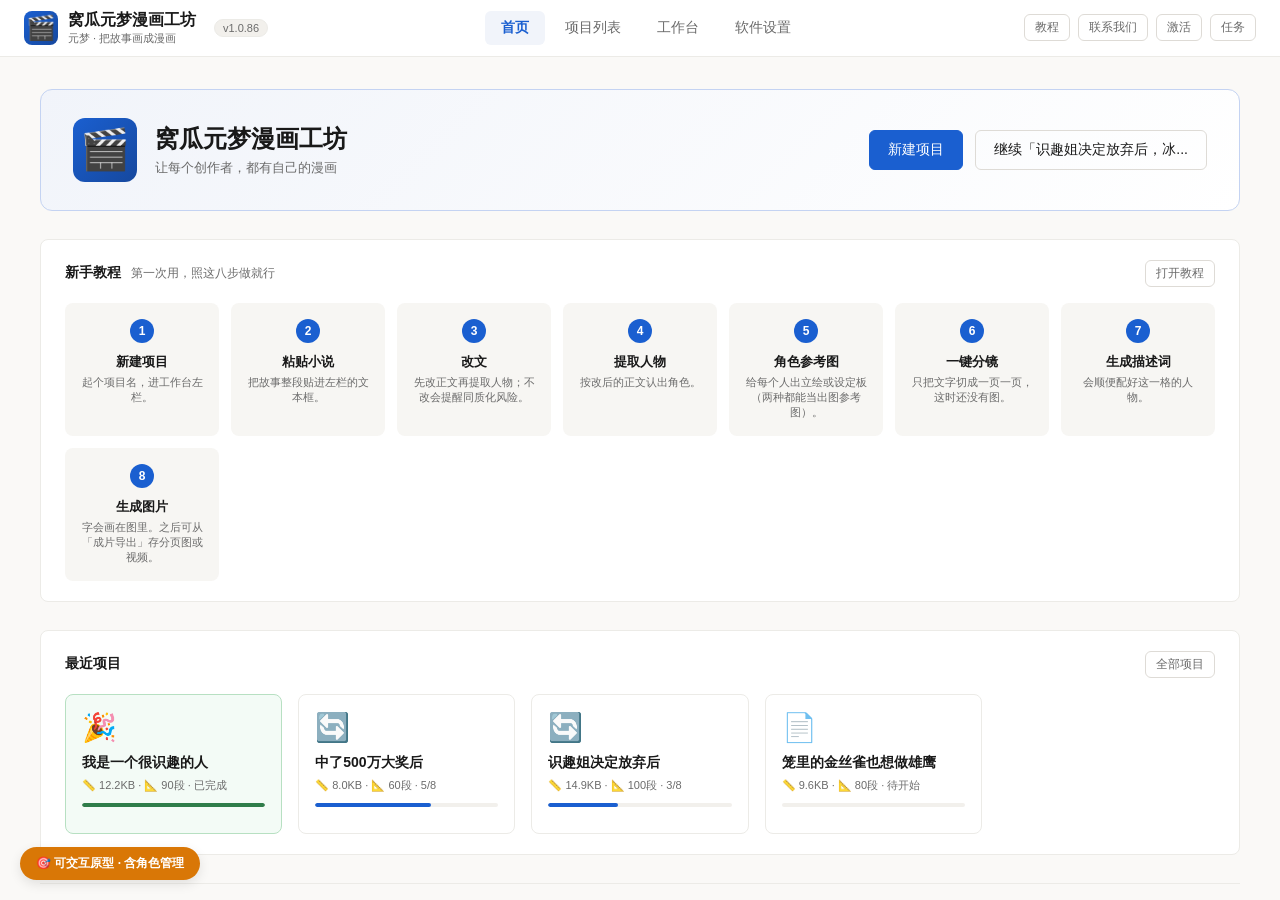
<file: novel-to-comic/docs/prototype-v2.html>
<!DOCTYPE html>
<html lang="zh-CN">
<head>
  <meta charset="UTF-8">
  <meta name="viewport" content="width=device-width, initial-scale=1.0">
  <title>窝瓜元梦漫画工坊 - 可交互原型 (含角色管理)</title>
  <style>
    :root {
      --accent: #1a5fd0; --accent-soft: #f1f4fa; --accent-ink: #16489e; --accent-line: #c4d3f2;
      --bg: #faf9f7; --card: #ffffff; --surface-2: #f7f6f3; --surface-3: #f2f0ec;
      --line: #ecebe7; --line-2: #dedbd6; --ink: #191919; --muted: #6b6b6b; --muted-2: #94908a;
      --ok: #2f7d4a; --ok-bg: #f3fbf6; --ok-line: #b7e0c2;
      --warn: #b42318; --danger-bg: #fdf3f1; --danger-line: #f0c7c2;
      --amber: #d97706; --amber-bg: #fef3c7; --amber-line: #f0d9a8;
      --shadow: 0 1px 3px rgba(0,0,0,0.05); --shadow-lg: 0 4px 12px rgba(0,0,0,0.1);
      --r-xs: 4px; --r-sm: 4px; --r-md: 6px; --r-lg: 8px; --r-xl: 12px; --r-pill: 999px;
      --fs-11: 11px; --fs-12: 12px; --fs-13: 13px; --fs-14: 14px; --fs-15: 15px;
      --fs-16: 16px; --fs-18: 18px; --fs-20: 20px; --fs-24: 24px;
      --font-main: "Microsoft YaHei", "PingFang SC", "Noto Sans SC", sans-serif;
      --font-mono: ui-monospace, "Cascadia Mono", Consolas, monospace;
    }
    * { box-sizing: border-box; margin: 0; padding: 0; }
    html, body { height: 100%; font-family: var(--font-main); font-size: var(--fs-14); color: var(--ink); background: var(--bg); }
    body { display: flex; flex-direction: column; }
    h1,h2,h3,p { margin: 0; } h1 { font-size: var(--fs-18); font-weight: 650; } h2 { font-size: var(--fs-16); font-weight: 600; } h3 { font-size: var(--fs-14); font-weight: 600; }
    .hidden { display: none !important; }

    /* ===== Topbar ===== */
    .topbar { display: flex; align-items: center; justify-content: space-between; gap: 20px; padding: 10px 24px; background: var(--card); border-bottom: 1px solid var(--line); position: sticky; top: 0; z-index: 100; }
    .brand { display: flex; gap: 10px; align-items: center; cursor: pointer; }
    .brand-logo { width: 34px; height: 34px; display: flex; align-items: center; justify-content: center; font-size: 24px; background: linear-gradient(135deg, var(--accent), var(--accent-ink)); border-radius: var(--r-lg); }
    .brand-text { display: flex; flex-direction: column; }
    .brand-text h1 { font-size: var(--fs-16); line-height: 1.3; }
    .brand-text em { font-style: normal; font-size: var(--fs-11); color: var(--muted); }
    .ver-chip { margin-left: 8px; font-size: var(--fs-11); padding: 2px 8px; background: var(--surface-3); border: 1px solid var(--line); border-radius: var(--r-pill); color: var(--muted); }
    .top-nav { display: flex; align-items: center; gap: 4px; flex: 1; justify-content: center; }
    .nav-btn { border: 0; background: transparent; color: var(--muted); font: inherit; font-size: var(--fs-14); padding: 8px 16px; border-radius: var(--r-md); cursor: pointer; transition: all 0.15s; }
    .nav-btn:hover { background: var(--surface-3); color: var(--ink); }
    .nav-btn.is-on { background: var(--accent-soft); color: var(--accent); font-weight: 600; }
    .topbar-right { display: flex; align-items: center; gap: 8px; }
    .ghost-btn { background: transparent; border: 1px solid var(--line-2); color: var(--muted); padding: 4px 10px; border-radius: var(--r-md); font-size: var(--fs-12); cursor: pointer; }
    .ghost-btn:hover { background: var(--surface-3); color: var(--ink); }

    /* ===== Buttons ===== */
    .btn { display: inline-flex; align-items: center; justify-content: center; gap: 6px; padding: 10px 18px; font-size: var(--fs-14); font-weight: 500; border-radius: var(--r-md); border: 1px solid transparent; cursor: pointer; transition: all 0.15s; white-space: nowrap; }
    .btn:disabled { opacity: 0.5; cursor: not-allowed; }
    .btn-primary { background: var(--accent); color: white; border-color: var(--accent); }
    .btn-primary:hover:not(:disabled) { background: var(--accent-ink); }
    .btn-outline { background: transparent; color: var(--ink); border-color: var(--line-2); }
    .btn-outline:hover:not(:disabled) { background: var(--surface-3); }
    .btn-success { background: var(--ok); color: white; border-color: var(--ok); }
    .btn-success:hover:not(:disabled) { background: #1a6b3a; }
    .btn-danger { background: var(--warn); color: white; border-color: var(--warn); }
    .btn-sm { padding: 6px 12px; font-size: var(--fs-12); }
    .btn-xs { padding: 4px 8px; font-size: var(--fs-11); }
    .btn-lg { padding: 14px 28px; font-size: var(--fs-16); }

    /* ===== Screens ===== */
    .screen { flex: 1; display: block; }
    .screen.hidden { display: none !important; }

    /* ===== Home ===== */
    #screen-home { overflow-y: auto; }
    .home-inner { max-width: 1600px; margin: 0 auto; padding: 32px 40px 48px; display: flex; flex-direction: column; gap: 28px; }
    .home-hero { display: flex; align-items: center; justify-content: space-between; gap: 24px; padding: 28px 32px; background: linear-gradient(135deg, var(--accent-soft), #fff); border-radius: var(--r-xl); border: 1px solid var(--accent-line); }
    .home-brand { display: flex; align-items: center; gap: 18px; }
    .home-logo { width: 64px; height: 64px; display: flex; align-items: center; justify-content: center; font-size: 40px; background: linear-gradient(135deg, var(--accent), var(--accent-ink)); border-radius: var(--r-xl); }
    .home-brand-text h2 { font-size: var(--fs-24); margin-bottom: 4px; }
    .home-slogan { font-size: var(--fs-13); color: var(--muted); }
    .home-cta { display: flex; gap: 12px; }
    .home-sec { background: var(--card); border: 1px solid var(--line); border-radius: var(--r-lg); padding: 20px 24px; }
    .home-sec-head { display: flex; align-items: center; justify-content: space-between; margin-bottom: 16px; }
    .home-sec-head h3 { display: flex; align-items: baseline; gap: 10px; }
    .home-sec-sub { font-size: var(--fs-12); color: var(--muted); font-weight: normal; }
    .guide-steps { display: grid; grid-template-columns: repeat(auto-fit, minmax(140px, 1fr)); gap: 12px; list-style: none; counter-reset: step; }
    .guide-steps li { counter-increment: step; display: flex; flex-direction: column; align-items: center; text-align: center; padding: 16px 12px; background: var(--surface-2); border-radius: var(--r-lg); }
    .guide-steps li::before { content: counter(step); width: 24px; height: 24px; display: flex; align-items: center; justify-content: center; background: var(--accent); color: white; border-radius: 50%; font-size: var(--fs-12); font-weight: 600; margin-bottom: 10px; }
    .guide-steps li strong { font-size: var(--fs-13); margin-bottom: 4px; }
    .guide-steps li span { font-size: var(--fs-11); color: var(--muted); }
    .project-grid { display: grid; grid-template-columns: repeat(auto-fill, minmax(200px, 1fr)); gap: 16px; }
    .project-card { background: var(--card); border: 1px solid var(--line); border-radius: var(--r-lg); padding: 16px; cursor: pointer; transition: all 0.15s; }
    .project-card:hover { border-color: var(--accent-line); box-shadow: var(--shadow-lg); transform: translateY(-2px); }
    .project-card.completed { border-color: var(--ok-line); background: var(--ok-bg); }
    .project-card .card-icon { font-size: 28px; margin-bottom: 10px; }
    .project-card .card-title { font-size: var(--fs-14); font-weight: 600; margin-bottom: 6px; white-space: nowrap; overflow: hidden; text-overflow: ellipsis; }
    .project-card .card-meta { font-size: var(--fs-11); color: var(--muted); margin-bottom: 10px; }
    .project-card .card-progress { height: 4px; background: var(--surface-3); border-radius: 2px; overflow: hidden; margin-bottom: 10px; }
    .project-card .card-progress-fill { height: 100%; background: var(--accent); border-radius: 2px; transition: width 0.3s; }
    .project-card.completed .card-progress-fill { background: var(--ok); }
    .project-card .card-actions { display: flex; gap: 6px; }
    .project-empty { grid-column: 1 / -1; text-align: center; padding: 48px 24px; color: var(--muted); }
    .project-empty .empty-icon { font-size: 48px; margin-bottom: 12px; }
    .home-foot { text-align: center; padding-top: 20px; border-top: 1px solid var(--line); }

    /* ===== Projects ===== */
    #screen-projects { overflow-y: auto; padding: 32px 40px; max-width: 1600px; margin: 0 auto; width: 100%; }
    .page-head { display: flex; align-items: center; justify-content: space-between; margin-bottom: 12px; }
    .page-head h2 { font-size: var(--fs-20); }
    .project-toolbar { display: flex; align-items: center; justify-content: space-between; margin-bottom: 20px; }
    .project-filter { display: flex; gap: 4px; background: var(--surface-2); padding: 4px; border-radius: var(--r-md); }
    .filter-btn { padding: 6px 14px; border: none; background: transparent; color: var(--muted); font-size: var(--fs-13); border-radius: var(--r-sm); cursor: pointer; transition: all 0.15s; }
    .filter-btn:hover { color: var(--ink); }
    .filter-btn.active { background: var(--card); color: var(--accent); font-weight: 500; box-shadow: var(--shadow); }
    .project-count { font-size: var(--fs-12); color: var(--muted); }

    /* ===== Work ===== */
    #screen-work { display: flex; flex-direction: column; height: calc(100vh - 56px); overflow: hidden; }
    .project-tabs { display: flex; align-items: center; gap: 4px; padding: 8px 16px; background: var(--surface-2); border-bottom: 1px solid var(--line); overflow-x: auto; }
    .project-tab-item { display: flex; align-items: center; gap: 8px; padding: 8px 14px; background: var(--card); border: 1px solid var(--line); border-radius: var(--r-md); cursor: pointer; white-space: nowrap; transition: all 0.15s; }
    .project-tab-item:hover { border-color: var(--accent-line); }
    .project-tab-item.active { border-color: var(--accent); background: var(--accent-soft); }
    .project-tab-item .tab-name { font-size: var(--fs-13); font-weight: 500; }
    .project-tab-item .tab-status { font-size: var(--fs-11); color: var(--muted); }
    .project-tab-item .tab-status.done { color: var(--ok); }
    .project-tab-item .tab-status.running { color: var(--accent); }
    .project-tab-add { width: 32px; height: 32px; display: flex; align-items: center; justify-content: center; background: transparent; border: 1px dashed var(--line-2); border-radius: var(--r-md); color: var(--muted); font-size: var(--fs-16); cursor: pointer; }
    .project-tab-add:hover { background: var(--surface-3); color: var(--ink); }

    .work-layout { display: flex; flex: 1; overflow: hidden; }

    /* Side panel */
    .side-panel {
      width: 260px; background: var(--card); border-right: 1px solid var(--line);
      display: flex; flex-direction: column; overflow-y: auto; flex-shrink: 0;
    }
    .rail-project { padding: 12px 16px; border-bottom: 1px solid var(--line); }
    .rail-project select { width: 100%; padding: 8px 10px; border: 1px solid var(--line-2); border-radius: var(--r-md); font-size: var(--fs-13); margin-bottom: 8px; }
    .rail-project .row { display: flex; gap: 6px; }

    /* Style selector in side panel */
    .rail-style { padding: 12px 16px; border-bottom: 1px solid var(--line); }
    .rail-style summary { cursor: pointer; font-size: var(--fs-13); font-weight: 600; color: var(--slate); }
    .rail-style .style-btn {
      display: flex; align-items: center; gap: 10px; width: 100%; padding: 10px;
      background: var(--surface-2); border: 1px solid var(--line); border-radius: var(--r-md);
      margin-top: 8px; cursor: pointer;
    }
    .rail-style .style-btn:hover { border-color: var(--accent-line); }
    .rail-style .style-preview { width: 40px; height: 40px; background: var(--surface-3); border-radius: var(--r-md); display: flex; align-items: center; justify-content: center; font-size: 24px; flex-shrink: 0; }
    .rail-style .style-info { text-align: left; }
    .rail-style .style-info strong { font-size: var(--fs-13); }
    .rail-style .style-info em { font-style: normal; font-size: var(--fs-11); color: var(--muted); }
    .rail-aspect { padding: 12px 16px; border-bottom: 1px solid var(--line); }
    .rail-aspect label { display: block; font-size: var(--fs-12); color: var(--muted); margin-bottom: 4px; }
    .rail-aspect select { width: 100%; padding: 8px 10px; border: 1px solid var(--line-2); border-radius: var(--r-md); font-size: var(--fs-13); }

    /* Steps */
    .step-list { flex: 1; padding: 12px; }
    .step-item {
      display: flex; align-items: flex-start; gap: 10px; padding: 10px;
      border-radius: var(--r-md); margin-bottom: 6px; transition: background 0.15s; cursor: pointer;
    }
    .step-item:hover { background: var(--surface-2); }
    .step-item.active { background: var(--accent-soft); border: 1px solid var(--accent-line); }
    .step-item.completed { background: var(--ok-bg); }
    .step-icon { width: 24px; height: 24px; display: flex; align-items: center; justify-content: center; border-radius: 50%; font-size: var(--fs-12); flex-shrink: 0; }
    .step-icon.pending { background: var(--surface-3); color: var(--muted); }
    .step-icon.running { background: var(--accent); color: white; animation: pulse 1.5s infinite; }
    .step-icon.done { background: var(--ok); color: white; }
    .step-icon.error { background: var(--warn); color: white; }
    @keyframes pulse { 0%,100%{opacity:1} 50%{opacity:0.6} }
    .step-body { flex: 1; min-width: 0; }
    .step-name { font-size: var(--fs-13); font-weight: 500; margin-bottom: 2px; }
    .step-desc { font-size: var(--fs-11); color: var(--muted); }
    .step-status { font-size: var(--fs-11); margin-top: 4px; }
    .step-status.pending { color: var(--muted); }
    .step-status.running { color: var(--accent); }
    .step-status.done { color: var(--ok); }
    .step-status.error { color: var(--warn); }
    .step-empty { text-align: center; padding: 32px 16px; color: var(--muted); }
    .step-empty .empty-icon { font-size: 32px; margin-bottom: 8px; }
    .step-actions { display: flex; gap: 8px; padding: 12px 16px; border-top: 1px solid var(--line); }
    .step-actions .btn { flex: 1; }

    /* ===== Content area ===== */
    .content-area { flex: 1; overflow-y: auto; padding: 24px; background: var(--bg); }

    /* Work toolbar */
    .work-toolbar {
      display: flex; align-items: center; justify-content: space-between; gap: 8px;
      padding: 12px 16px; background: var(--card); border: 1px solid var(--line);
      border-radius: var(--r-lg); margin-bottom: 20px; flex-wrap: wrap;
    }
    .toolbar-left, .toolbar-right { display: flex; gap: 8px; flex-wrap: wrap; }

    /* Content panel */
    .content-panel { background: var(--card); border: 1px solid var(--line); border-radius: var(--r-lg); padding: 24px; margin-bottom: 20px; }
    .panel-head { display: flex; align-items: center; justify-content: space-between; margin-bottom: 16px; }
    .panel-head h2 { font-size: var(--fs-18); }
    .panel-head h3 { font-size: var(--fs-16); }

    /* Section headers */
    .section-header { display: flex; align-items: center; justify-content: space-between; margin-bottom: 16px; padding-bottom: 12px; border-bottom: 1px solid var(--line); flex-wrap: wrap; gap: 8px; }
    .section-header h3 { display: flex; align-items: baseline; gap: 8px; font-size: var(--fs-15); }
    .section-actions { display: flex; gap: 8px; flex-wrap: wrap; }

    /* ===== Character Grid ===== */
    .char-grid {
      display: grid;
      grid-template-columns: repeat(auto-fill, minmax(220px, 1fr));
      gap: 16px;
    }
    .char-card-full {
      background: var(--card); border: 1px solid var(--line); border-radius: var(--r-lg);
      overflow: hidden; transition: all 0.15s; display: flex; flex-direction: column;
    }
    .char-card-full:hover { border-color: var(--accent-line); box-shadow: var(--shadow-lg); }
    .char-image {
      width: 100%; height: 200px;
      background: var(--surface-2);
      display: flex; align-items: center; justify-content: center;
      font-size: 60px; position: relative;
    }
    .char-image-status {
      position: absolute; bottom: 8px; left: 8px;
      padding: 3px 8px; background: rgba(0,0,0,0.6); color: white;
      font-size: var(--fs-11); border-radius: var(--r-md);
    }
    .char-body { padding: 12px; flex: 1; display: flex; flex-direction: column; gap: 8px; }
    .char-name-row { display: flex; gap: 6px; }
    .char-name-input { flex: 1; padding: 6px 8px; border: 1px solid var(--line); border-radius: var(--r-md); font-size: var(--fs-14); font-weight: 500; }
    .char-gender-select { padding: 6px 8px; border: 1px solid var(--line); border-radius: var(--r-md); font-size: var(--fs-12); }
    .char-desc-textarea {
      width: 100%; min-height: 100px; padding: 8px;
      border: 1px solid var(--line); border-radius: var(--r-md);
      font-size: var(--fs-12); font-family: inherit; resize: vertical; line-height: 1.5;
    }
    .char-desc-textarea:focus { outline: none; border-color: var(--accent); }
    .char-actions-row { display: flex; gap: 6px; margin-top: auto; }

    /* ===== Storyboard Grid ===== */
    .storyboard-grid {
      display: grid;
      grid-template-columns: repeat(auto-fill, minmax(260px, 1fr));
      gap: 16px;
    }
    .storyboard-card {
      background: var(--card); border: 1px solid var(--line); border-radius: var(--r-lg);
      overflow: hidden; transition: all 0.15s;
    }
    .storyboard-card:hover { border-color: var(--accent-line); box-shadow: var(--shadow-lg); }
    .storyboard-image { width: 100%; height: 160px; background: var(--surface-2); display: flex; align-items: center; justify-content: center; font-size: 40px; color: var(--muted-2); }
    .storyboard-body { padding: 12px; }
    .storyboard-index { font-size: var(--fs-11); color: var(--muted); margin-bottom: 6px; }
    .storyboard-text { font-size: var(--fs-12); color: var(--ink); line-height: 1.5; }
    .storyboard-actions { display: flex; gap: 6px; margin-top: 8px; }

    /* ===== Input panel ===== */
    .input-tabs { display: flex; gap: 4px; margin-bottom: 16px; background: var(--surface-2); padding: 4px; border-radius: var(--r-md); width: fit-content; }
    .tab { padding: 8px 16px; border: none; background: transparent; color: var(--muted); font-size: var(--fs-13); border-radius: var(--r-sm); cursor: pointer; }
    .tab.active { background: var(--card); color: var(--accent); font-weight: 500; box-shadow: var(--shadow); }
    .tab-content { display: none; }
    .tab-content.active { display: block; }
    textarea { width: 100%; height: 200px; padding: 14px; border: 1px solid var(--line-2); border-radius: var(--r-md); font-family: inherit; font-size: var(--fs-14); resize: vertical; }
    textarea:focus { outline: none; border-color: var(--accent); box-shadow: 0 0 0 3px var(--accent-soft); }
    .upload-zone { border: 2px dashed var(--line-2); border-radius: var(--r-lg); padding: 40px; text-align: center; cursor: pointer; transition: all 0.15s; }
    .upload-zone:hover { border-color: var(--accent); background: var(--accent-soft); }
    .upload-icon { font-size: 40px; margin-bottom: 12px; }
    .upload-zone p { color: var(--muted); margin-bottom: 12px; }
    .settings-row { display: flex; gap: 20px; margin-top: 20px; }
    .setting { flex: 1; }
    .setting label { display: block; font-size: var(--fs-13); color: #3b3835; margin-bottom: 6px; }
    .setting input { width: 100%; padding: 10px 12px; border: 1px solid var(--line-2); border-radius: var(--r-md); font-size: var(--fs-14); }
    .setting input:focus { outline: none; border-color: var(--accent); }
    .setting .hint { font-size: var(--fs-11); color: var(--muted); margin-left: 8px; }
    .warning-box { margin-top: 16px; padding: 12px 16px; background: var(--amber-bg); border: 1px solid var(--amber-line); border-radius: var(--r-md); color: #8a6d1f; font-size: var(--fs-13); }
    .action-row { margin-top: 24px; text-align: center; }

    /* ===== Result ===== */
    .result-header { display: flex; align-items: center; justify-content: space-between; margin-bottom: 16px; }
    .badge { padding: 4px 12px; font-size: var(--fs-12); border-radius: var(--r-pill); }
    .badge.success { background: var(--ok-bg); color: var(--ok); }
    .badge.running { background: var(--accent-soft); color: var(--accent); }
    .badge.error { background: var(--danger-bg); color: var(--warn); }
    .progress-container { margin-bottom: 20px; }
    .progress-bar { height: 8px; background: var(--surface-3); border-radius: 4px; overflow: hidden; }
    .progress-fill { height: 100%; background: linear-gradient(90deg, var(--accent), var(--accent-ink)); border-radius: 4px; transition: width 0.3s; }
    .progress-text { display: block; text-align: right; font-size: var(--fs-12); color: var(--muted); margin-top: 6px; }
    .result-content { min-height: 100px; }
    .result-section { margin-bottom: 20px; padding: 16px; background: var(--surface-2); border-radius: var(--r-lg); }
    .result-section-header { display: flex; align-items: center; justify-content: space-between; margin-bottom: 12px; }
    .completion-box { text-align: center; padding: 32px; background: var(--ok-bg); border-radius: var(--r-lg); margin-top: 20px; }
    .completion-icon { font-size: 48px; margin-bottom: 12px; }
    .completion-title { font-size: var(--fs-18); font-weight: 600; color: var(--ok); margin-bottom: 8px; }
    .completion-desc { font-size: var(--fs-13); color: var(--muted); }
    .live-output { background: #1e1e1e; border-radius: var(--r-md); padding: 16px; margin-bottom: 16px; }
    .live-label { font-size: var(--fs-11); color: #888; margin-bottom: 8px; }
    .live-output pre { font-family: var(--font-mono); font-size: var(--fs-12); color: #d4d4d4; line-height: 1.6; white-space: pre-wrap; max-height: 300px; overflow-y: auto; }

    /* ===== Settings ===== */
    #screen-settings { overflow-y: auto; padding: 32px 40px; max-width: 1600px; margin: 0 auto; width: 100%; }
    .settings-grid { display: grid; grid-template-columns: repeat(auto-fit, minmax(320px, 1fr)); gap: 20px; margin-top: 24px; }
    .settings-card { background: var(--card); border: 1px solid var(--line); border-radius: var(--r-lg); padding: 20px; }
    .settings-card h3 { margin-bottom: 16px; padding-bottom: 12px; border-bottom: 1px solid var(--line); }
    .form-group { margin-bottom: 16px; }
    .form-group label { display: block; font-size: var(--fs-13); color: #3b3835; margin-bottom: 6px; }
    .form-group input, .form-group select { width: 100%; padding: 10px 12px; border: 1px solid var(--line-2); border-radius: var(--r-md); font-size: var(--fs-14); }
    .form-group input:focus, .form-group select:focus { outline: none; border-color: var(--accent); }
    .form-hint { display: block; font-size: var(--fs-11); color: var(--muted); margin-top: 4px; }
    .settings-actions { display: flex; gap: 12px; margin-top: 24px; justify-content: center; }

    /* ===== Modal ===== */
    .modal-overlay { position: fixed; top: 0; left: 0; right: 0; bottom: 0; background: rgba(0,0,0,0.5); display: flex; align-items: center; justify-content: center; z-index: 1000; }
    .modal-overlay.hidden { display: none; }
    .modal { background: var(--card); border-radius: var(--r-xl); padding: 24px; max-width: 600px; width: 90%; max-height: 80vh; overflow-y: auto; box-shadow: var(--shadow-lg); }
    .modal-header { display: flex; align-items: center; justify-content: space-between; margin-bottom: 20px; padding-bottom: 16px; border-bottom: 1px solid var(--line); }
    .modal-header h2 { font-size: var(--fs-18); }
    .modal-close { width: 32px; height: 32px; display: flex; align-items: center; justify-content: center; background: transparent; border: none; font-size: 20px; color: var(--muted); cursor: pointer; border-radius: var(--r-md); }
    .modal-close:hover { background: var(--surface-2); color: var(--ink); }
    .modal-body { margin-bottom: 24px; }
    .modal-footer { display: flex; justify-content: flex-end; gap: 12px; }
    .style-grid { display: grid; grid-template-columns: repeat(3, 1fr); gap: 12px; }
    .style-card { border: 2px solid var(--line); border-radius: var(--r-lg); padding: 12px; cursor: pointer; transition: all 0.15s; }
    .style-card:hover { border-color: var(--accent-line); }
    .style-card.selected { border-color: var(--accent); background: var(--accent-soft); }
    .style-card-img { width: 100%; height: 120px; background: var(--surface-2); border-radius: var(--r-md); margin-bottom: 8px; display: flex; align-items: center; justify-content: center; font-size: 40px; }
    .style-card-name { font-size: var(--fs-13); font-weight: 500; margin-bottom: 4px; }
    .style-card-desc { font-size: var(--fs-11); color: var(--muted); }

    /* ===== Toast ===== */
    .toasts { position: fixed; top: 80px; right: 24px; z-index: 1000; display: flex; flex-direction: column; gap: 8px; }
    .toast { padding: 12px 20px; background: var(--card); border: 1px solid var(--line); border-radius: var(--r-md); box-shadow: var(--shadow-lg); font-size: var(--fs-13); animation: slideIn 0.3s; }
    .toast.success { border-color: var(--ok-line); background: var(--ok-bg); }
    .toast.error { border-color: var(--danger-line); background: var(--danger-bg); }
    .toast.info { border-color: var(--accent-line); background: var(--accent-soft); }
    @keyframes slideIn { from { opacity: 0; transform: translateX(20px); } to { opacity: 1; transform: translateX(0); } }

    .hint { font-size: var(--fs-12); color: var(--muted); }
    .row { display: flex; align-items: center; gap: 8px; }

    .prototype-badge { position: fixed; bottom: 20px; left: 20px; padding: 8px 16px; background: var(--amber); color: white; border-radius: var(--r-pill); font-size: var(--fs-12); font-weight: 600; z-index: 999; box-shadow: var(--shadow-lg); }

    .slate { color: #3b3835; }
  </style>
</head>
<body data-screen="home">
  <div id="toasts" class="toasts"></div>
  <div class="prototype-badge">🎯 可交互原型 · 含角色管理</div>

  <!-- New project modal -->
  <div class="modal-overlay hidden" id="newProjectModal">
    <div class="modal">
      <div class="modal-header"><h2>新建项目</h2><button class="modal-close" onclick="closeNewProjectModal()">✕</button></div>
      <div class="modal-body">
        <div class="form-group"><label>项目名称</label><input type="text" id="newProjectName" placeholder="请输入项目名称"></div>
        <div class="form-group"><label>画幅</label><select id="newProjectAspect"><option>竖图 3:4 (爆款同款·推荐)</option><option>横图 4:3</option><option>正方形 1:1</option></select></div>
        <div class="form-group"><label>生成画风</label><div class="style-grid" id="styleGrid">
          <div class="style-card" data-style="韩漫"><div class="style-card-img">👤</div><div class="style-card-name">韩漫</div><div class="style-card-desc">竖屏条漫默认：真人比例、清晰线、柔光薄涂</div></div>
          <div class="style-card" data-style="清冷都市"><div class="style-card-img">🏙️</div><div class="style-card-name">清冷都市</div><div class="style-card-desc">职场/都市韩漫：干净线稿、低饱和</div></div>
          <div class="style-card" data-style="柔光韩漫"><div class="style-card-img">💫</div><div class="style-card-name">柔光韩漫</div><div class="style-card-desc">精致五官与柔和环境光</div></div>
          <div class="style-card" data-style="Q版"><div class="style-card-img">🎭</div><div class="style-card-name">Q版</div><div class="style-card-desc">二头身、大眼、平涂马卡龙色</div></div>
          <div class="style-card" data-style="软萌都市"><div class="style-card-img">🌸</div><div class="style-card-name">软萌都市</div><div class="style-card-desc">Q版三四头身·大眼柔光</div></div>
          <div class="style-card" data-style="古风"><div class="style-card-img">🏮</div><div class="style-card-name">古风</div><div class="style-card-desc">2D 国风插画，多层平涂</div></div>
        </div></div>
      </div>
      <div class="modal-footer"><button class="btn btn-outline" onclick="closeNewProjectModal()">取消</button><button class="btn btn-primary" onclick="createNewProject()">确定</button></div>
    </div>
  </div>

  <!-- Topbar -->
  <header class="topbar">
    <div class="brand" id="brand-home" title="回到首页">
      <div class="brand-logo">🎬</div>
      <span class="brand-text"><h1>窝瓜元梦漫画工坊</h1><em>元梦 · 把故事画成漫画</em></span>
      <span class="ver-chip">v1.0.86</span>
    </div>
    <nav class="top-nav">
      <button type="button" class="nav-btn is-on" data-screen="home">首页</button>
      <button type="button" class="nav-btn" data-screen="projects">项目列表</button>
      <button type="button" class="nav-btn" data-screen="work">工作台</button>
      <button type="button" class="nav-btn" data-screen="settings">软件设置</button>
    </nav>
    <div class="topbar-right">
      <button type="button" class="ghost-btn">教程</button>
      <button type="button" class="ghost-btn">联系我们</button>
      <button type="button" class="ghost-btn">激活</button>
      <button type="button" class="ghost-btn" id="toggle-task">任务</button>
    </div>
  </header>

  <!-- ===== Home ===== -->
  <section id="screen-home" class="screen">
    <div class="home-inner">
      <div class="home-hero">
        <div class="home-brand">
          <div class="home-logo">🎬</div>
          <div class="home-brand-text"><h2>窝瓜元梦漫画工坊</h2><p class="home-slogan">让每个创作者，都有自己的漫画</p></div>
        </div>
        <div class="home-cta">
          <button type="button" class="btn btn-primary" id="home-new">新建项目</button>
          <button type="button" class="btn btn-outline" id="home-continue">继续「识趣姐决定放弃后，冰...</button>
        </div>
      </div>
      <section class="home-sec">
        <div class="home-sec-head"><h3>新手教程<span class="home-sec-sub">第一次用，照这八步做就行</span></h3><button type="button" class="ghost-btn" id="home-guide">打开教程</button></div>
        <ol class="guide-steps">
          <li><strong>新建项目</strong><span>起个项目名，进工作台左栏。</span></li>
          <li><strong>粘贴小说</strong><span>把故事整段贴进左栏的文本框。</span></li>
          <li><strong>改文</strong><span>先改正文再提取人物；不改会提醒同质化风险。</span></li>
          <li><strong>提取人物</strong><span>按改后的正文认出角色。</span></li>
          <li><strong>角色参考图</strong><span>给每个人出立绘或设定板（两种都能当出图参考图）。</span></li>
          <li><strong>一键分镜</strong><span>只把文字切成一页一页，这时还没有图。</span></li>
          <li><strong>生成描述词</strong><span>会顺便配好这一格的人物。</span></li>
          <li><strong>生成图片</strong><span>字会画在图里。之后可从「成片导出」存分页图或视频。</span></li>
        </ol>
      </section>
      <section class="home-sec home-sec-recent">
        <div class="home-sec-head"><h3>最近项目</h3><button type="button" class="ghost-btn" id="home-more">全部项目</button></div>
        <div id="home-recent" class="project-grid"></div>
      </section>
      <footer class="home-foot"><span class="hint" id="home-foot-meta"></span></footer>
    </div>
  </section>

  <!-- ===== Projects ===== -->
  <section id="screen-projects" class="screen hidden">
    <div class="page-head"><h2>项目列表</h2><button type="button" class="btn btn-primary" id="projects-new">新建项目</button></div>
    <p class="hint">点卡片打开工作台。封面来自最新分镜图。</p>
    <div class="project-toolbar">
      <div class="project-filter">
        <button class="filter-btn active" data-filter="all">全部</button>
        <button class="filter-btn" data-filter="active">进行中</button>
        <button class="filter-btn" data-filter="done">已完成</button>
      </div>
      <div class="project-count" id="projectCount">共 0 个项目</div>
    </div>
    <div id="project-list-body" class="project-grid"></div>
  </section>

  <!-- ===== Work ===== -->
  <main id="screen-work" class="screen hidden" style="display:none;">
    <nav class="project-tabs" id="projectTabs"></nav>
    <div class="work-layout">
      <!-- Side panel -->
      <aside class="side-panel">
        <div class="rail-project">
          <select id="work-select"><option>未命名项目</option></select>
          <div class="row">
            <button type="button" class="btn btn-outline btn-sm" id="new-work">+ 新建</button>
            <button type="button" class="btn btn-outline btn-sm" id="open-projects">项目列表</button>
          </div>
        </div>
        <div class="rail-style">
          <details open>
            <summary id="rail-style-summary">画风 · 韩漫</summary>
            <button type="button" class="style-btn" id="open-styles">
              <div class="style-preview" id="style-preview-icon">👤</div>
              <span class="style-info"><strong id="style-name">韩漫</strong><em class="hint" id="style-blurb">竖屏条漫默认</em></span>
            </button>
          </details>
        </div>
        <div class="rail-aspect">
          <label>画幅</label>
          <select id="aspect"><option>竖图 3:4 (爆款同款·推荐)</option><option>横图 4:3</option><option>正方形 1:1</option></select>
        </div>
        <div class="step-list" id="stepList">
          <div class="step-empty"><div class="empty-icon">📝</div><div>请先新建项目</div></div>
        </div>
        <div class="step-actions">
          <button class="btn btn-outline btn-sm" id="btnReset" disabled>🔄 重置</button>
          <button class="btn btn-primary btn-sm" id="btnDownload" disabled>📥 下载结果</button>
        </div>
      </aside>

      <!-- Content area -->
      <div class="content-area">
        <!-- Work toolbar -->
        <div class="work-toolbar hidden" id="workToolbar">
          <div class="toolbar-left">
            <button class="btn btn-sm btn-outline">自动接管</button>
            <button class="btn btn-sm btn-primary">书名提醒</button>
            <button class="btn btn-sm btn-outline">钩子页</button>
            <button class="btn btn-sm btn-outline">造型连贯性检查</button>
          </div>
          <div class="toolbar-right">
            <button class="btn btn-sm btn-outline">批量操作</button>
            <button class="btn btn-sm btn-success">成片导出</button>
            <button class="btn btn-sm btn-outline">导出素材包</button>
            <button class="btn btn-sm btn-outline">继续下一话</button>
          </div>
        </div>

        <!-- Input panel -->
        <section class="content-panel" id="panelInput">
          <div class="panel-head"><h2>📖 输入小说文本</h2></div>
          <div class="input-tabs">
            <button class="tab active" data-tab="paste">📝 粘贴文本</button>
            <button class="tab" data-tab="upload">📁 上传文件</button>
          </div>
          <div class="tab-content active" id="tabPaste">
            <textarea id="novelText" placeholder="在此粘贴小说全文...&#10;&#10;示例：&#10;识趣姐决定放弃后，冰山校草却急了。&#10;她是我妈给我找的相亲对象..."></textarea>
          </div>
          <div class="tab-content" id="tabUpload">
            <div class="upload-zone" id="uploadZone">
              <div class="upload-icon">📁</div>
              <p>拖拽 .txt 文件到此处，或点击选择文件</p>
              <button class="btn btn-outline" id="btnSelectFile">选择文件</button>
              <input type="file" id="fileInput" accept=".txt" hidden>
            </div>
          </div>
          <div class="settings-row">
            <div class="setting"><label for="segmentCount">拆分片段数：</label><input type="number" id="segmentCount" value="90" min="1" max="140"><span class="hint">(1-140，默认90)</span></div>
            <div class="setting"><label for="novelTitle">作品标题：</label><input type="text" id="novelTitle" placeholder="未命名作品"></div>
          </div>
          <div class="warning-box hidden" id="warningBox"></div>
          <div class="action-row"><button class="btn btn-primary btn-lg" id="btnStart" disabled>🚀 开始处理</button></div>
        </section>

        <!-- Result panel -->
        <section class="content-panel hidden" id="panelResult">
          <div class="result-header">
            <h2 id="resultTitle">处理结果</h2>
            <span class="badge" id="resultStatus">等待中</span>
          </div>

          <!-- Characters section -->
          <div class="characters-section hidden" id="charactersSection">
            <div class="section-header">
              <h3>人物素材 <span class="hint" id="charCount">0 人</span></h3>
              <div class="section-actions">
                <button class="btn btn-sm btn-outline" id="btnViewAllSettings">全部看设定板</button>
                <button class="btn btn-sm btn-primary" id="btnGenerateAll">一键补齐立绘</button>
                <button class="btn btn-sm btn-outline" id="btnManualAdd">+ 手动添加</button>
                <button class="btn btn-sm btn-outline" id="btnAssetLibrary">素材库</button>
                <button class="btn btn-sm btn-outline" id="btnCollapseChars">收起人物</button>
              </div>
            </div>
            <div class="char-grid" id="charGrid"></div>
          </div>

          <!-- Storyboard section -->
          <div class="storyboard-section hidden" id="storyboardSection">
            <div class="section-header">
              <h3>分镜 <span class="hint" id="storyboardCount">0 页</span></h3>
              <div class="section-actions">
                <button class="btn btn-sm btn-outline">打开作品文件夹</button>
              </div>
            </div>
            <div class="storyboard-grid" id="storyboardGrid"></div>
          </div>

          <div class="progress-container hidden" id="progressContainer">
            <div class="progress-bar"><div class="progress-fill" id="progressFill" style="width:0%"></div></div>
            <span class="progress-text" id="progressText">0/0</span>
          </div>

          <div class="result-content" id="resultContent"></div>
          <div class="action-row"><button class="btn btn-primary btn-lg hidden" id="btnContinue">▶ 执行下一步</button></div>
        </section>
      </div>
    </div>
  </main>

  <!-- ===== Settings ===== -->
  <section id="screen-settings" class="screen hidden">
    <div class="page-head"><h2>软件设置</h2></div>
    <div class="settings-grid">
      <div class="settings-card"><h3>🤖 AI 后端配置</h3>
        <div class="form-group"><label>AI 服务提供商</label><select><option>OpenAI (GPT-4)</option><option>Claude (Anthropic)</option><option>通义千问 (阿里云)</option></select></div>
        <div class="form-group"><label>API Key</label><input type="password" placeholder="sk-..."><span class="form-hint">从 AI 服务商控制台获取</span></div>
        <div class="form-group"><label>API Base URL</label><input type="text" placeholder="https://api.openai.com/v1"></div>
      </div>
      <div class="settings-card"><h3>🎨 图片生成配置</h3>
        <div class="form-group"><label>图片生成服务</label><select><option>Stable Diffusion</option><option>Midjourney</option><option>DALL-E 3</option></select></div>
        <div class="form-group"><label>默认画风</label><select><option>Q版火柴人</option><option>日漫风格</option><option>韩漫风格</option></select></div>
        <div class="form-group"><label>输出分辨率</label><select><option>512 x 512</option><option>768 x 768</option><option>1024 x 1024</option></select></div>
      </div>
      <div class="settings-card"><h3>📁 输出设置</h3>
        <div class="form-group"><label>输出格式</label><select><option>JSON</option><option>ZIP 压缩包</option></select></div>
        <div class="form-group"><label>输出路径</label><input type="text" placeholder="./output"></div>
      </div>
    </div>
    <div class="settings-actions"><button class="btn btn-primary" id="btnSaveSettings">💾 保存设置</button><button class="btn btn-outline" id="btnResetSettings">重置默认</button></div>
  </section>

  <script>
    // ===== State =====
    const State = {
      currentScreen: 'home',
      projects: [
        { id:'1', title:'我是一个很识趣的人', novelLength:12500, segmentCount:90, status:'COMPLETED', completedSteps:8, totalSteps:8, style:'Q版' },
        { id:'2', title:'中了500万大奖后', novelLength:8200, segmentCount:60, status:'IN_PROGRESS', completedSteps:5, totalSteps:8, style:'韩漫' },
        { id:'3', title:'识趣姐决定放弃后', novelLength:15300, segmentCount:100, status:'IN_PROGRESS', completedSteps:3, totalSteps:8, style:'清冷都市' },
        { id:'4', title:'笼里的金丝雀也想做雄鹰', novelLength:9800, segmentCount:80, status:'PENDING', completedSteps:0, totalSteps:8, style:'古风' },
        { id:'5', title:'清辉不见少年游L', novelLength:11200, segmentCount:90, status:'IN_PROGRESS', completedSteps:6, totalSteps:8, style:'柔光韩漫' },
        { id:'6', title:'两份亲子鉴定，奶奶慌了', novelLength:7500, segmentCount:60, status:'COMPLETED', completedSteps:8, totalSteps:8, style:'软萌都市' },
      ],
      currentTask: { id:null, title:'', text:'', segmentCount:90, steps:[], novelLength:0, style:'韩漫' },
      ui: { isBusy:false, selectedStep:-1, projectFilter:'all' }
    };

    const STEP_DEFS = [
      { id:'split', name:'文本拆分', desc:'将小说切分为多个片段', icon:'✂️' },
      { id:'characters', name:'提取人物', desc:'识别文本中的人物角色', icon:'👥' },
      { id:'turnaround', name:'角色参考图', desc:'为每个角色生成三视图/立绘', icon:'🎨' },
      { id:'storyboard', name:'一键分镜', desc:'将文字切成分镜页', icon:'📝' },
      { id:'prompts', name:'生成描述词', desc:'组装出图提示词', icon:'✨' },
      { id:'image', name:'生成图片', desc:'AI 生成漫画图片', icon:'🖼️' },
      { id:'lastpage', name:'末张引流', desc:'生成末张引流页', icon:'📌' },
      { id:'export', name:'成片导出', desc:'导出分页图或视频', icon:'📤' },
    ];

    const STYLES = {
      '韩漫': { icon:'👤', desc:'竖屏条漫默认：真人比例、清晰线、柔光薄涂' },
      '清冷都市': { icon:'🏙️', desc:'职场/都市韩漫：干净线稿、低饱和' },
      '柔光韩漫': { icon:'💫', desc:'精致五官与柔和环境光' },
      'Q版': { icon:'🎭', desc:'二头身、大眼、平涂马卡龙色' },
      '软萌都市': { icon:'🌸', desc:'Q版三四头身·大眼柔光' },
      '古风': { icon:'🏮', desc:'2D 国风插画，多层平涂' },
    };

    // ===== Character data (from screenshot 3-1) =====
    const CHARACTERS_DATA = [
      { id:'char1', name:'夏知知', gender:'女', desc:'一个二十出头的现代女性，肤色偏白，脸型是窄长的鹅蛋脸，下巴尖，眼型细长，眼尾微上挑，眉形平直而细，鼻梁细直，唇薄、嘴角习惯性抿着，发色黑、长发、披肩。', image:'👩', status:'已有立绘·软件生成' },
      { id:'char2', name:'顾京宴', gender:'男', desc:'一个二十代末的现代男性，肤色偏冷白，脸型是轮廓分明的方下颌窄脸，眼型狭长、眼尾上挑，眉形微扬的剑眉，鼻梁高挺，唇薄、嘴角常带一点居高临下的弧度，发色黑、短发、侧分。', image:'👨', status:'已有立绘·软件生成' },
      { id:'char3', name:'沈曼', gender:'女', desc:'一个三十上下的现代女性，肤色偏白，脸型是偏方的窄脸、下颌线利落，眼型细长、眼尾平直，眉形平直而浓，鼻梁高挺，唇薄、嘴角常带讥诮的弧度，发色黑、长发、微卷。', image:'👩‍💼', status:'已有立绘·软件生成' },
      { id:'char4', name:'林助理', gender:'男', desc:'一个二十代末的现代男性，肤色普通，脸型偏长的窄脸，眼型细长、眼尾平直，眉形平直，鼻梁细直，唇薄、嘴角平直，发色黑、短发、刘海梳向一侧。', image:'👨‍💼', status:'已有立绘·软件生成' },
      { id:'char5', name:'老师', gender:'女', desc:'一个中年的现代女性，肤色偏黄，脸型偏圆润的鹅蛋脸，眼型是细长的杏眼、眼尾平直，眉形细而平，鼻梁秀气，唇薄、嘴角平直，发色黑中夹几缕灰、盘成发髻。', image:'👩‍🏫', status:'已有立绘·软件生成' },
      { id:'char6', name:'出租车司机', gender:'男', desc:'一个中年的现代男性，肤色偏深，脸型是方下颌的宽脸，眼型细长、眼尾下垂，眉形粗而平，鼻梁宽，唇厚、嘴角平直，发色黑、短发、发际线略高。', image:'👨‍✈️', status:'已有立绘·软件生成' },
    ];

    const STORYBOARDS_DATA = [
      { id:'sb1', index:1, text:'远景，夏知知站在公司门口，背对镜头，望向高楼。', image:'🏢' },
      { id:'sb2', index:2, text:'特写，夏知知手机屏幕亮起，显示"顾京宴"来电。', image:'📱' },
      { id:'sb3', index:3, text:'中景，夏知知接起电话，表情冷淡。', image:'📞' },
      { id:'sb4', index:4, text:'全景，办公室内，沈曼坐在办公桌后，看着夏知知。', image:'🏢' },
      { id:'sb5', index:5, text:'近景，顾京宴推门而入，西装革履。', image:'🚪' },
      { id:'sb6', index:6, text:'特写，夏知知和顾京宴对视，气氛紧张。', image:'👀' },
    ];

    const $ = s => document.querySelector(s);
    const $$ = s => document.querySelectorAll(s);

    document.addEventListener('DOMContentLoaded', () => {
      initNavigation(); initHomePage(); initProjectsPage(); initWorkbench(); initSettingsPage(); initStyleGrid();
      renderRecentProjects(); renderProjectList(); updateProjectTabs();
    });

    function switchScreen(screenName) {
      State.currentScreen = screenName;
      $$('.screen').forEach(s => { s.classList.add('hidden'); s.style.display=''; });
      const target = $(`#screen-${screenName}`);
      if (target) { target.classList.remove('hidden'); if(screenName==='work') target.style.display='flex'; }
      $$('.nav-btn').forEach(btn => btn.classList.toggle('is-on', btn.dataset.screen===screenName));
      document.body.dataset.screen = screenName;
    }

    function initNavigation() {
      $$('.nav-btn').forEach(btn => btn.addEventListener('click', () => switchScreen(btn.dataset.screen)));
      $('#brand-home').addEventListener('click', () => switchScreen('home'));
    }

    function initHomePage() {
      $('#home-new').addEventListener('click', () => openNewProjectModal());
      $('#home-continue').addEventListener('click', () => {
        const p = State.projects.find(p => p.status==='IN_PROGRESS');
        p ? loadProject(p.id) : showToast('没有可恢复的任务','info');
      });
      $('#home-more').addEventListener('click', () => switchScreen('projects'));
      $('#home-guide').addEventListener('click', () => showToast('教程功能开发中...','info'));
    }

    function renderRecentProjects() {
      const container = $('#home-recent');
      const recent = State.projects.slice(0,4);
      if(recent.length===0) { container.innerHTML='<div class="project-empty"><div class="empty-icon">📭</div><div>暂无项目</div></div>'; return; }
      container.innerHTML = recent.map(p => renderProjectCard(p)).join('');
      bindProjectCardEvents(container);
      $('#home-foot-meta').textContent = `共 ${State.projects.length} 个项目`;
    }

    function initProjectsPage() {
      $('#projects-new').addEventListener('click', () => openNewProjectModal());
      $$('.filter-btn').forEach(btn => btn.addEventListener('click', () => {
        $$('.filter-btn').forEach(b => b.classList.remove('active')); btn.classList.add('active');
        State.ui.projectFilter = btn.dataset.filter; renderProjectList();
      }));
    }

    function renderProjectList() {
      const container = $('#project-list-body');
      let filtered = State.projects;
      if(State.ui.projectFilter==='active') filtered = filtered.filter(p => p.status!=='COMPLETED');
      else if(State.ui.projectFilter==='done') filtered = filtered.filter(p => p.status==='COMPLETED');
      $('#projectCount').textContent = `共 ${filtered.length} 个项目`;
      if(filtered.length===0) { container.innerHTML='<div class="project-empty"><div class="empty-icon">📭</div><div>暂无项目</div></div>'; return; }
      container.innerHTML = filtered.map(p => renderProjectCard(p,true)).join('');
      bindProjectCardEvents(container,true);
    }

    function renderProjectCard(project, showActions=false) {
      const pct = project.totalSteps>0 ? Math.round(project.completedSteps/project.totalSteps*100) : 0;
      const isCompleted = project.status==='COMPLETED';
      let icon='📄', statusText='待开始';
      if(isCompleted) { icon='🎉'; statusText='已完成'; }
      else if(project.completedSteps>0) { icon='🔄'; statusText=`${project.completedSteps}/${project.totalSteps}`; }
      return `<div class="project-card ${isCompleted?'completed':''}" data-id="${project.id}">
        <div class="card-icon">${icon}</div>
        <div class="card-title">${project.title}</div>
        <div class="card-meta">📏 ${formatSize(project.novelLength)} · 📐 ${project.segmentCount}段 · ${statusText}</div>
        <div class="card-progress"><div class="card-progress-fill" style="width:${pct}%"></div></div>
        ${showActions?`<div class="card-actions"><button class="btn btn-sm btn-outline btn-view" data-id="${project.id}">${isCompleted?'👁️ 查看':'▶ 继续'}</button><button class="btn btn-sm btn-outline btn-delete" data-id="${project.id}">🗑️</button></div>`:''}
      </div>`;
    }

    function bindProjectCardEvents(container, showActions=false) {
      container.querySelectorAll('.project-card').forEach(card => card.addEventListener('click', e => { if(!e.target.closest('.card-actions')) loadProject(card.dataset.id); }));
      if(showActions) {
        container.querySelectorAll('.btn-view').forEach(btn => btn.addEventListener('click', e => { e.stopPropagation(); loadProject(btn.dataset.id); }));
        container.querySelectorAll('.btn-delete').forEach(btn => btn.addEventListener('click', e => { e.stopPropagation(); deleteProject(btn.dataset.id); }));
      }
    }

    function loadProject(projectId) {
      const project = State.projects.find(p => p.id===projectId);
      if(!project) return;
      State.currentTask = { ...project, steps:[], text:'' };
      State.currentTask.steps = STEP_DEFS.map((def, idx) => ({
        ...def, index:idx,
        status: idx < project.completedSteps ? 'done' : 'pending',
        result: idx < project.completedSteps ? generateMockResult(def.id) : null
      }));
      switchScreen('work');
      renderSteps();
      showWorkContent();
      if(project.completedSteps >= 2) renderCharacters(); // 角色提取完成后显示角色
      if(project.completedSteps >= 4) renderStoryboards(); // 分镜完成后显示分镜
      $('#resultTitle').textContent = `📋 ${project.title}`;
      $('#resultStatus').textContent = `已完成 ${project.completedSteps}/${project.totalSteps}`;
      $('#resultStatus').className = 'badge success';
      const nextIdx = State.currentTask.steps.findIndex(s => s.status!=='done');
      if(nextIdx>=0) setupButton(nextIdx);
      showToast(`已加载项目：${project.title}`,'success');
    }

    function deleteProject(projectId) {
      const project = State.projects.find(p => p.id===projectId);
      if(!project) return;
      if(!confirm(`确定删除项目「${project.title}」？`)) return;
      State.projects = State.projects.filter(p => p.id!==projectId);
      renderProjectList(); renderRecentProjects(); updateProjectTabs();
      showToast('项目已删除','success');
    }

    function initWorkbench() {
      $$('.tab').forEach(tab => tab.addEventListener('click', () => {
        $$('.tab').forEach(t => t.classList.remove('active')); tab.classList.add('active');
        $$('.tab-content').forEach(c => c.classList.remove('active'));
        $(`#tab${tab.dataset.tab==='paste'?'Paste':'Upload'}`).classList.add('active');
      }));
      $('#novelText').addEventListener('input', () => { State.currentTask.text = $('#novelText').value; updateStartButton(); });
      $('#novelTitle').addEventListener('input', () => { State.currentTask.title = $('#novelTitle').value; });
      $('#segmentCount').addEventListener('input', () => { State.currentTask.segmentCount = parseInt($('#segmentCount').value)||90; });
      $('#btnStart').addEventListener('click', startProcessing);
      $('#btnContinue').addEventListener('click', () => { const idx = parseInt($('#btnContinue').dataset.next); if(!isNaN(idx)) runStep(idx); });
      $('#btnReset').addEventListener('click', () => { if(confirm('确定重置？')) { resetTask(); showInputPanel(); showToast('任务已重置','success'); } });
      $('#btnDownload').addEventListener('click', () => showToast('模拟下载结果文件...','info'));
      $('#new-work').addEventListener('click', () => openNewProjectModal());
      $('#open-projects').addEventListener('click', () => switchScreen('projects'));

      // Character section buttons
      $('#btnViewAllSettings').addEventListener('click', () => showToast('打开全部角色设定板','info'));
      $('#btnGenerateAll').addEventListener('click', () => { showToast('开始为所有角色生成/补齐立绘...','info'); simulateCharacterGeneration(); });
      $('#btnManualAdd').addEventListener('click', () => { addManualCharacter(); });
      $('#btnAssetLibrary').addEventListener('click', () => showToast('素材库功能开发中...','info'));
      $('#btnCollapseChars').addEventListener('click', () => {
        const section = $('#charactersSection');
        if(section.style.display === 'none') { section.style.display=''; $('#btnCollapseChars').textContent='收起人物'; }
        else { section.style.display='none'; $('#btnCollapseChars').textContent='展开人物'; }
      });
    }

    function updateStartButton() { $('#btnStart').disabled = !State.currentTask.text.trim(); }
    function showInputPanel() {
      $('#panelInput').classList.remove('hidden');
      $('#panelResult').classList.add('hidden');
      $('#workToolbar').classList.add('hidden');
      renderSteps();
    }
    function showWorkContent() {
      $('#panelInput').classList.add('hidden');
      $('#panelResult').classList.remove('hidden');
      $('#workToolbar').classList.remove('hidden');
      renderSteps();
    }

    function startProcessing() {
      if(!State.currentTask.text.trim()) return;
      State.currentTask.title = $('#novelTitle').value || '未命名作品';
      State.currentTask.segmentCount = parseInt($('#segmentCount').value)||90;
      State.currentTask.id = 'task_'+Date.now();
      State.currentTask.novelLength = State.currentTask.text.length;
      State.currentTask.steps = STEP_DEFS.map((def,idx) => ({...def, index:idx, status:'pending', result:null}));
      showWorkContent();
      showReady();
      setupButton(0);
      renderSteps();
      updateButtons();
      State.projects.unshift({ id:State.currentTask.id, title:State.currentTask.title, novelLength:State.currentTask.novelLength, segmentCount:State.currentTask.segmentCount, status:'IN_PROGRESS', completedSteps:0, totalSteps:8, style:State.currentTask.style });
      renderRecentProjects(); renderProjectList(); updateProjectTabs();
      showToast('任务已初始化','success');
    }

    function showReady() {
      $('#resultTitle').textContent = '🎯 准备就绪';
      $('#resultStatus').textContent = `已加载 ${formatSize(State.currentTask.novelLength)} · ${State.currentTask.segmentCount} 段`;
      $('#resultStatus').className = 'badge success';
      $('#charactersSection').classList.add('hidden');
      $('#storyboardSection').classList.add('hidden');
      $('#resultContent').innerHTML = `<div style="display:flex;gap:16px;margin-bottom:20px;">
        <div style="flex:1;padding:16px;background:var(--surface-2);border-radius:var(--r-md);text-align:center;"><div style="font-size:20px;font-weight:600;">${formatSize(State.currentTask.novelLength)}</div><div style="font-size:12px;color:var(--muted);">文本大小</div></div>
        <div style="flex:1;padding:16px;background:var(--surface-2);border-radius:var(--r-md);text-align:center;"><div style="font-size:20px;font-weight:600;">${State.currentTask.segmentCount}</div><div style="font-size:12px;color:var(--muted);">目标片段</div></div>
        <div style="flex:1;padding:16px;background:var(--surface-2);border-radius:var(--r-md);text-align:center;"><div style="font-size:20px;font-weight:600;">${State.currentTask.steps.length}</div><div style="font-size:12px;color:var(--muted);">处理步骤</div></div>
      </div><p style="color:var(--muted);text-align:center;">点击下方按钮开始：<strong>${State.currentTask.steps[0].name}</strong></p>`;
    }

    function renderSteps() {
      const container = $('#stepList');
      if(State.currentTask.steps.length===0) { container.innerHTML='<div class="step-empty"><div class="empty-icon">📝</div><div>请先新建项目</div></div>'; return; }
      container.innerHTML = State.currentTask.steps.map((step,idx) => `
        <div class="step-item ${idx===State.ui.selectedStep?'active':''} ${step.status==='done'?'completed':''} ${step.status==='error'?'error':''}" data-step="${idx}">
          <div class="step-icon ${step.status}">${step.status==='pending'?'○':step.status==='running'?'⏳':step.status==='done'?'✅':'❌'}</div>
          <div class="step-body"><div class="step-name">${step.name}</div><div class="step-desc">${step.desc}</div><div class="step-status ${step.status}">${statusText(step.status)}</div></div>
        </div>`).join('');
      container.querySelectorAll('.step-item').forEach(item => item.addEventListener('click', () => {
        const idx = parseInt(item.dataset.step);
        if(State.currentTask.steps[idx].status==='done') viewStepResult(idx);
      }));
    }

    function statusText(status) { return {pending:'等待中',running:'⏳ 执行中...',done:'✅ 完成',error:'❌ 失败'}[status]||status; }

    function setupButton(idx) {
      const btn = $('#btnContinue'); btn.classList.remove('hidden');
      btn.textContent = `▶ 执行第${idx+1}步：${State.currentTask.steps[idx].name}`;
      btn.dataset.next = String(idx); btn.disabled = false;
    }

    function runStep(idx) {
      if(State.ui.isBusy) return;
      State.ui.isBusy = true; State.ui.selectedStep = idx;
      State.currentTask.steps[idx].status = 'running';
      renderSteps();
      $('#btnContinue').disabled = true;
      $('#resultStatus').textContent = '⏳ 执行中...';
      $('#resultStatus').className = 'badge running';
      $('#resultContent').innerHTML = `<div class="live-output"><div class="live-label">📡 实时流输出</div><pre id="liveText"></pre></div><div class="progress-container"><div class="progress-bar"><div class="progress-fill" id="progressFill" style="width:0%"></div></div><span class="progress-text" id="progressText">0/0</span></div>`;
      simulateStepExecution(idx);
    }

    function simulateStepExecution(idx) {
      const step = State.currentTask.steps[idx];
      const liveText = $('#liveText'); let progress=0; const total=10;
      const messages = getStepMessages(step.id); let msgIdx=0;
      const interval = setInterval(() => {
        progress++;
        const pct = Math.round(progress/total*100);
        $('#progressFill').style.width = pct+'%';
        $('#progressText').textContent = `${progress}/${total}`;
        if(msgIdx<messages.length && progress%2===0) { liveText.textContent += messages[msgIdx]+'\n'; msgIdx++; }
        if(progress>=total) { clearInterval(interval); finishStep(idx); }
      }, 300);
    }

    function getStepMessages(stepId) {
      const m = {
        split:['// 正在分析文本结构...','// 识别段落边界...','// 拆分中...','// 完成拆分，共 122 段'],
        characters:['// 正在扫描文本...','// 识别到角色：夏知知','// 识别到角色：顾京宴','// 识别到角色：沈曼','// 识别到角色：林助理','// 识别到角色：老师','// 识别到角色：出租车司机','// 共识别 6 人','// 完成'],
        turnaround:['// 正在生成角色立绘...','// 生成夏知知立绘...','// 生成顾京宴立绘...','// 生成沈曼立绘...','// 生成林助理立绘...','// 生成老师立绘...','// 生成出租车司机立绘...','// 6 个角色立绘全部完成'],
        storyboard:['// 正在分析剧情...','// 划分场景...','// 生成分镜 1/122...','// 生成分镜 61/122...','// 生成分镜 122/122...','// 完成，共 122 页'],
        prompts:['// 正在组装提示词...','// 提示词 1/122...','// 提示词 61/122...','// 提示词 122/122...','// 完成'],
        image:['// 正在生成图片...','// 图片 1/122...','// 图片 61/122...','// 图片 122/122...','// 完成'],
        lastpage:['// 正在生成末张引流...','// 完成'],
        export:['// 正在导出成片...','// 完成'],
      };
      return m[stepId]||['// 处理中...','// 完成'];
    }

    function finishStep(idx) {
      State.currentTask.steps[idx].status = 'done';
      State.currentTask.steps[idx].result = generateMockResult(State.currentTask.steps[idx].id);
      State.ui.isBusy = false;
      const project = State.projects.find(p => p.id===State.currentTask.id);
      if(project) { project.completedSteps = State.currentTask.steps.filter(s=>s.status==='done').length; if(project.completedSteps===project.totalSteps) project.status='COMPLETED'; }

      renderSteps(); renderProjectList(); renderRecentProjects(); updateProjectTabs(); updateButtons();
      $('#progressContainer').classList.add('hidden');
      $('#resultStatus').textContent = '✅ 完成';
      $('#resultStatus').className = 'badge success';

      const stepId = State.currentTask.steps[idx].id;
      // Show characters after character extraction step
      if(stepId==='characters' || stepId==='turnaround') {
        renderCharacters();
      }
      // Show storyboards after storyboard step
      if(stepId==='storyboard') {
        renderStoryboards();
      }

      showResult(idx, State.currentTask.steps[idx].result);

      const next = idx+1;
      if(next < State.currentTask.steps.length) setupButton(next);
      else {
        $('#btnContinue').classList.add('hidden');
        $('#resultContent').insertAdjacentHTML('beforeend', `<div class="completion-box"><div class="completion-icon">🎉</div><div class="completion-title">全部完成！</div><div class="completion-desc">点击左下角「下载结果」获取 JSON</div></div>`);
        showToast('所有步骤已完成！','success');
      }
    }

    // ===== Render Characters =====
    function renderCharacters() {
      const section = $('#charactersSection');
      const grid = $('#charGrid');
      section.classList.remove('hidden');
      $('#charCount').textContent = `${CHARACTERS_DATA.length} 人`;

      grid.innerHTML = CHARACTERS_DATA.map(c => `
        <div class="char-card-full" data-id="${c.id}">
          <div class="char-image">
            ${c.image}
            <div class="char-image-status">${c.status}</div>
          </div>
          <div class="char-body">
            <div class="char-actions-row">
              <button class="btn btn-xs btn-outline" onclick="rollbackChar('${c.id}')">回退上一版</button>
            </div>
            <div class="char-name-row">
              <input class="char-name-input" value="${c.name}" data-id="${c.id}" onchange="updateCharName('${c.id}',this.value)">
              <select class="char-gender-select" data-id="${c.id}" onchange="updateCharGender('${c.id}',this.value)">
                <option value="女" ${c.gender==='女'?'selected':''}>女</option>
                <option value="男" ${c.gender==='男'?'selected':''}>男</option>
              </select>
            </div>
            <textarea class="char-desc-textarea" data-id="${c.id}" onchange="updateCharDesc('${c.id}',this.value)">${c.desc}</textarea>
            <div class="char-actions-row">
              <button class="btn btn-xs btn-outline" onclick="regenerateChar('${c.id}')">🔄 重新生成</button>
              <button class="btn btn-xs btn-primary" onclick="generateCharImage('${c.id}')">🎨 生成</button>
            </div>
          </div>
        </div>
      `).join('');
    }

    function updateCharName(id, val) { const c = CHARACTERS_DATA.find(x=>x.id===id); if(c) c.name=val; showToast(`角色名已更新：${val}`,'success'); }
    function updateCharGender(id, val) { const c = CHARACTERS_DATA.find(x=>x.id===id); if(c) c.gender=val; }
    function updateCharDesc(id, val) { const c = CHARACTERS_DATA.find(x=>x.id===id); if(c) c.desc=val; }
    function rollbackChar(id) { const c = CHARACTERS_DATA.find(x=>x.id===id); showToast(`已回退「${c?c.name:id}」到上一版本`,'info'); }
    function regenerateChar(id) { const c = CHARACTERS_DATA.find(x=>x.id===id); showToast(`正在重新生成「${c?c.name:id}」的立绘...`,'info'); setTimeout(()=>showToast(`「${c?c.name:id}」立绘已重新生成`,'success'), 1500); }
    function generateCharImage(id) { const c = CHARACTERS_DATA.find(x=>x.id===id); showToast(`正在为「${c?c.name:id}」生成图片...`,'info'); setTimeout(()=>showToast(`「${c?c.name:id}」图片已生成`,'success'), 2000); }

    function addManualCharacter() {
      const name = prompt('请输入角色名称：');
      if(!name) return;
      const desc = prompt('请描述角色外形：') || '';
      CHARACTERS_DATA.push({ id:'char_'+Date.now(), name, gender:'女', desc, image:'🧑', status:'待生成' });
      renderCharacters();
      showToast(`已添加角色：${name}`,'success');
    }

    function simulateCharacterGeneration() {
      showToast('正在为所有角色生成立绘...','info');
      let i = 0;
      const interval = setInterval(() => {
        if(i < CHARACTERS_DATA.length) {
          showToast(`生成中：${CHARACTERS_DATA[i].name}`,'info');
          CHARACTERS_DATA[i].status = '已有立绘·软件生成';
          i++;
        } else {
          clearInterval(interval);
          showToast('所有角色立绘生成完成！','success');
          renderCharacters();
        }
      }, 800);
    }

    // ===== Render Storyboards =====
    function renderStoryboards() {
      const section = $('#storyboardSection');
      const grid = $('#storyboardGrid');
      section.classList.remove('hidden');
      $('#storyboardCount').textContent = `${STORYBOARDS_DATA.length} 页`;

      grid.innerHTML = STORYBOARDS_DATA.map(s => `
        <div class="storyboard-card" data-id="${s.id}">
          <div class="storyboard-image">${s.image}</div>
          <div class="storyboard-body">
            <div class="storyboard-index">分镜 #${s.index}</div>
            <div class="storyboard-text">${s.text}</div>
            <div class="storyboard-actions">
              <button class="btn btn-xs btn-outline" onclick="regenerateStoryboard('${s.id}')">🔄 重新生成</button>
              <button class="btn btn-xs btn-primary" onclick="genStoryboardImage('${s.id}')">🖼️ 生成图片</button>
            </div>
          </div>
        </div>
      `).join('');
    }

    function regenerateStoryboard(id) { const s = STORYBOARDS_DATA.find(x=>x.id===id); showToast(`重新生成分镜 #${s?s.index:id}`,'info'); }
    function genStoryboardImage(id) { const s = STORYBOARDS_DATA.find(x=>x.id===id); showToast(`正在为分镜 #${s?s.index:id} 生成图片...`,'info'); setTimeout(()=>showToast(`分镜 #${s?s.index:id} 图片已生成`,'success'), 2000); }

    // ===== Mock result generator =====
    function generateMockResult(stepId) {
      const results = {
        split: { count:5, segments:['在一个风和日丽的下午，少年张三踏上了征程。他的身后，是故乡的小村庄，前方，是未知的江湖。','路边的老树随风摇曳，仿佛在向他挥手告别。张三回头望了一眼，眼中满是不舍。','"我一定会回来的！"他在心中默默发誓，然后转身继续前行。','走了大约半个时辰，他遇到了第一个伙伴——李四。李四是个书生的模样，手里拿着一把折扇。','两人一见如故，决定结伴同行。江湖路远，有伴同行总是好的。'] },
        characters: { count:3, characters:[
          { name:'张三', desc:'主角，18岁少年，黑色短发，性格坚韧，身穿蓝色布衣，腰间佩剑。' },
          { name:'李四', desc:'配角，张三的好友，白面书生，戴眼镜，手持折扇，聪明伶俐。' },
          { name:'王五', desc:'反派，神秘人物，一身黑衣，面具遮面，武功高强，目的不明。' }
        ]},
        turnaround: { count:3, turnarounds:[
          { name:'张三', comboPrompt:'三视图：正面/侧面/背面，18岁少年，黑色短发，蓝色布衣，佩剑' },
          { name:'李四', comboPrompt:'三视图：正面/侧面/背面，白面书生，眼镜，折扇，文质彬彬' },
          { name:'王五', comboPrompt:'三视图：正面/侧面/背面，黑衣面具，神秘，武功高强' }
        ]},
        storyboard: { count:5, total:122, storyboards:[
          '分镜1：远景，少年站在村口，背对镜头，望向远方。阳光洒在他身上。',
          '分镜2：特写，张三回头的眼神，充满不舍和决心。',
          '分镜3：中景，张三走在小路上，路边老树摇曳。',
          '分镜4：中景，张三遇到李四，两人对视。',
          '分镜5：全景，两人结伴前行，背影渐行渐远。'
        ]},
        prompts: { count:5, prompts:[
          { index:1, fullPrompt:'anime style, young boy standing at village entrance, looking into distance, sunlight, blue clothes, sword at waist, cinematic' },
          { index:2, fullPrompt:'close-up, determined eyes, young boy looking back, emotional, detailed face' },
          { index:3, fullPrompt:'boy walking on path, old tree swaying, countryside, peaceful atmosphere' },
          { index:4, fullPrompt:'two boys meeting, one in blue, one in white with fan, surprised expressions' },
          { index:5, fullPrompt:'two friends walking together, backs to viewer, sunset, journey beginning' }
        ]},
        image: { count:5, total:122, images:['img_001.png','img_002.png','img_003.png','img_004.png','img_005.png'] },
        lastpage: { prompt:'末张引流页提示词：关注作者，获取更多精彩内容。想看后续故事，请搜索"XXX"关注公众号。' },
        export: { files:['output_001.png','output_002.png','output_003.png','output_004.png','output_005.png','comic_video.mp4'] },
      };
      return results[stepId] || {};
    }

    // ===== Result display =====
    function showResult(idx, result) {
      const step = State.currentTask.steps[idx];
      const wrapper = document.createElement('div');
      wrapper.className = 'result-section';
      wrapper.innerHTML = renderResult(step.id, result);
      $('#resultContent').appendChild(wrapper);
    }

    function renderResult(id, result) {
      const header = (icon,title) => `<div class="result-section-header"><h3>${icon} ${title}</h3></div>`;
      switch(id) {
        case 'split': return header('✅', `拆分完成：${result.count} 段`) + `<ol class="segment-list" style="list-style:none;counter-reset:s;">${result.segments.map((s,i)=>`<li style="counter-increment:s;padding:10px;background:var(--card);border-radius:var(--r-md);margin-bottom:8px;"><span style="color:var(--muted);font-size:12px;">[${i+1}]</span> ${s}</li>`).join('')}</ol>`;
        case 'characters': return header('✅', `角色提取：${result.count} 人`) + `<div style="display:grid;gap:10px;">${result.characters.map(c=>`<div style="padding:12px;background:var(--card);border-radius:var(--r-md);"><strong>${c.name}</strong><div style="font-size:12px;color:var(--muted);margin-top:4px;">${c.desc}</div></div>`).join('')}</div>`;
        case 'turnaround': return header('✅', `角色立绘：${result.count} 个角色`) + result.turnarounds.map(t=>`<div style="padding:12px;background:var(--card);border-radius:var(--r-md);margin-bottom:8px;"><strong>🎨 ${t.name}</strong><div style="font-size:12px;color:var(--muted);margin-top:4px;">${t.comboPrompt}</div></div>`).join('');
        case 'storyboard': return header('✅', `分镜：${result.count} 页`) + result.storyboards.map((s,i)=>`<div style="padding:12px;background:var(--card);border-radius:var(--r-md);margin-bottom:8px;"><strong>📝 第${i+1}页</strong><div style="font-size:12px;color:var(--muted);margin-top:4px;">${s}</div></div>`).join('');
        case 'prompts': return header('✅', `提示词：${result.count} 个`) + result.prompts.map(p=>`<div style="padding:12px;background:var(--card);border-radius:var(--r-md);margin-bottom:8px;"><strong>✨ #${p.index}</strong><div style="font-size:12px;font-family:var(--font-mono);margin-top:4px;">${p.fullPrompt}</div></div>`).join('');
        case 'image': return header('✅', `图片：${result.count}/${result.total}`) + result.images.map((img,i)=>`<div style="padding:12px;background:var(--card);border-radius:var(--r-md);margin-bottom:8px;"><strong>🖼️ ${img}</strong></div>`).join('');
        case 'lastpage': return header('✅', '末张引流') + `<div style="padding:12px;background:var(--card);border-radius:var(--r-md);">${result.prompt}</div>`;
        case 'export': return header('✅', '成片导出') + result.files.map(f=>`<div style="padding:12px;background:var(--card);border-radius:var(--r-md);margin-bottom:8px;">📤 ${f}</div>`).join('');
        default: return '<p>未知步骤</p>';
      }
    }

    function viewStepResult(idx) {
      const step = State.currentTask.steps[idx];
      if(!step||step.status!=='done') return;
      $('#resultTitle').textContent = `👁️ ${step.name} 结果`;
      $('#resultStatus').textContent = '✅ 已完成';
      $('#resultStatus').className = 'badge success';
      $('#resultContent').innerHTML = '';
      showResult(idx, step.result);
      const next = idx+1;
      if(next<State.currentTask.steps.length && State.currentTask.steps[next].status!=='done') setupButton(next);
    }

    function updateButtons() {
      const hasSteps = State.currentTask.steps.length>0;
      const hasDone = State.currentTask.steps.some(s=>s.status==='done');
      $('#btnReset').disabled = !hasSteps||State.ui.isBusy;
      $('#btnDownload').disabled = !hasDone||State.ui.isBusy;
    }

    function resetTask() {
      State.currentTask = { id:null, title:'', text:'', segmentCount:90, steps:[], novelLength:0, style:'韩漫' };
      State.ui.isBusy = false; State.ui.selectedStep = -1;
      $('#novelText').value=''; $('#novelTitle').value=''; $('#segmentCount').value='90';
      $('#charactersSection').classList.add('hidden');
      $('#storyboardSection').classList.add('hidden');
      updateStartButton();
    }

    function initSettingsPage() {
      $('#btnSaveSettings').addEventListener('click', () => showToast('设置已保存','success'));
      $('#btnResetSettings').addEventListener('click', () => { if(confirm('确定恢复默认设置？')) showToast('设置已重置','success'); });
    }

    // Style grid
    function initStyleGrid() {
      $$('.style-card').forEach(card => card.addEventListener('click', () => {
        $$('.style-card').forEach(c => c.classList.remove('selected'));
        card.classList.add('selected');
        const style = card.dataset.style;
        State.currentTask.style = style;
        $('#rail-style-summary').textContent = `画风 · ${style}`;
        $('#style-name').textContent = style;
        $('#style-preview-icon').textContent = STYLES[style]?.icon||'👤';
        $('#style-blurb').textContent = STYLES[style]?.desc||'';
      }));
    }

    // Modal
    function openNewProjectModal() { $('#newProjectModal').classList.remove('hidden'); }
    function closeNewProjectModal() { $('#newProjectModal').classList.add('hidden'); }
    function createNewProject() {
      const name = $('#newProjectName').value.trim() || '未命名项目';
      const style = $('.style-card.selected')?.dataset.style || '韩漫';
      State.currentTask.title = name; State.currentTask.style = style;
      closeNewProjectModal();
      // Add to projects
      State.projects.unshift({ id:'task_'+Date.now(), title:name, novelLength:0, segmentCount:90, status:'PENDING', completedSteps:0, totalSteps:8, style });
      switchScreen('work');
      renderSteps(); updateProjectTabs(); renderProjectList(); renderRecentProjects();
      showInputPanel();
      showToast(`已创建项目：${name}`,'success');
    }

    function updateProjectTabs() {
      const container = $('#projectTabs');
      const tabs = State.projects.slice(0,6).map((p,i) => `
        <div class="project-tab-item ${i===0?'active':''}" data-id="${p.id}">
          <span class="tab-name">${p.title}</span>
          <span class="tab-status ${p.status==='COMPLETED'?'done':p.completedSteps>0?'running':''}">${p.status==='COMPLETED'?'已完成':`${p.completedSteps}/${p.totalSteps}`}</span>
        </div>`).join('');
      container.innerHTML = tabs + '<button class="project-tab-add" onclick="openNewProjectModal()" title="新建项目">+</button>';
      container.querySelectorAll('.project-tab-item').forEach(item => item.addEventListener('click', () => {
        container.querySelectorAll('.project-tab-item').forEach(t => t.classList.remove('active'));
        item.classList.add('active'); loadProject(item.dataset.id);
      }));
    }

    function showToast(message, type='info') {
      const container = $('#toasts');
      const toast = document.createElement('div');
      toast.className = `toast ${type}`; toast.textContent = message;
      container.appendChild(toast);
      setTimeout(() => { toast.style.opacity='0'; toast.style.transform='translateX(20px)'; setTimeout(()=>toast.remove(),300); }, 3000);
    }

    function formatSize(bytes) { if(!bytes)return'0B'; if(bytes<1024)return bytes+'B'; if(bytes<1048576)return(bytes/1024).toFixed(1)+'KB'; return(bytes/1048576).toFixed(1)+'MB'; }

    window.copyText = function(text) { navigator.clipboard.writeText(text).then(()=>showToast('已复制','success')).catch(()=>showToast('复制失败','error')); };
  </script>
</body>
</html>
</file>
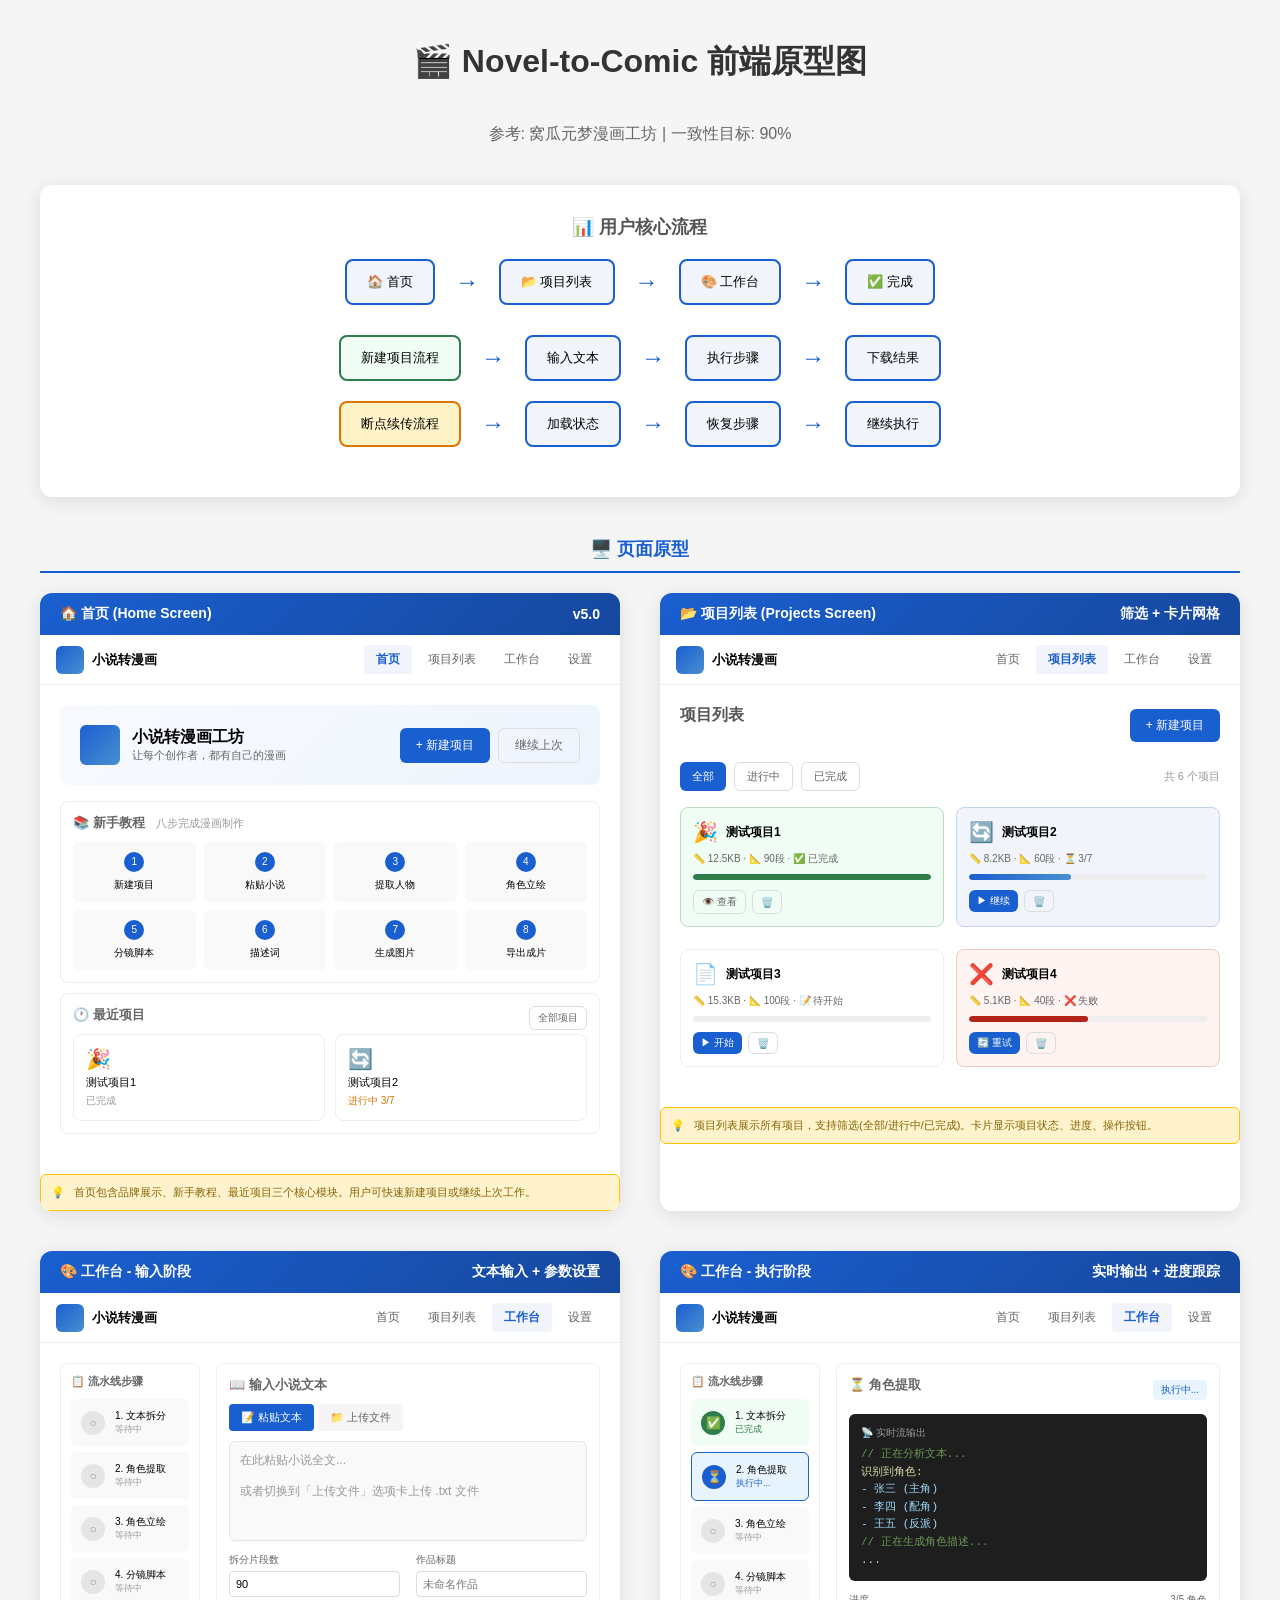
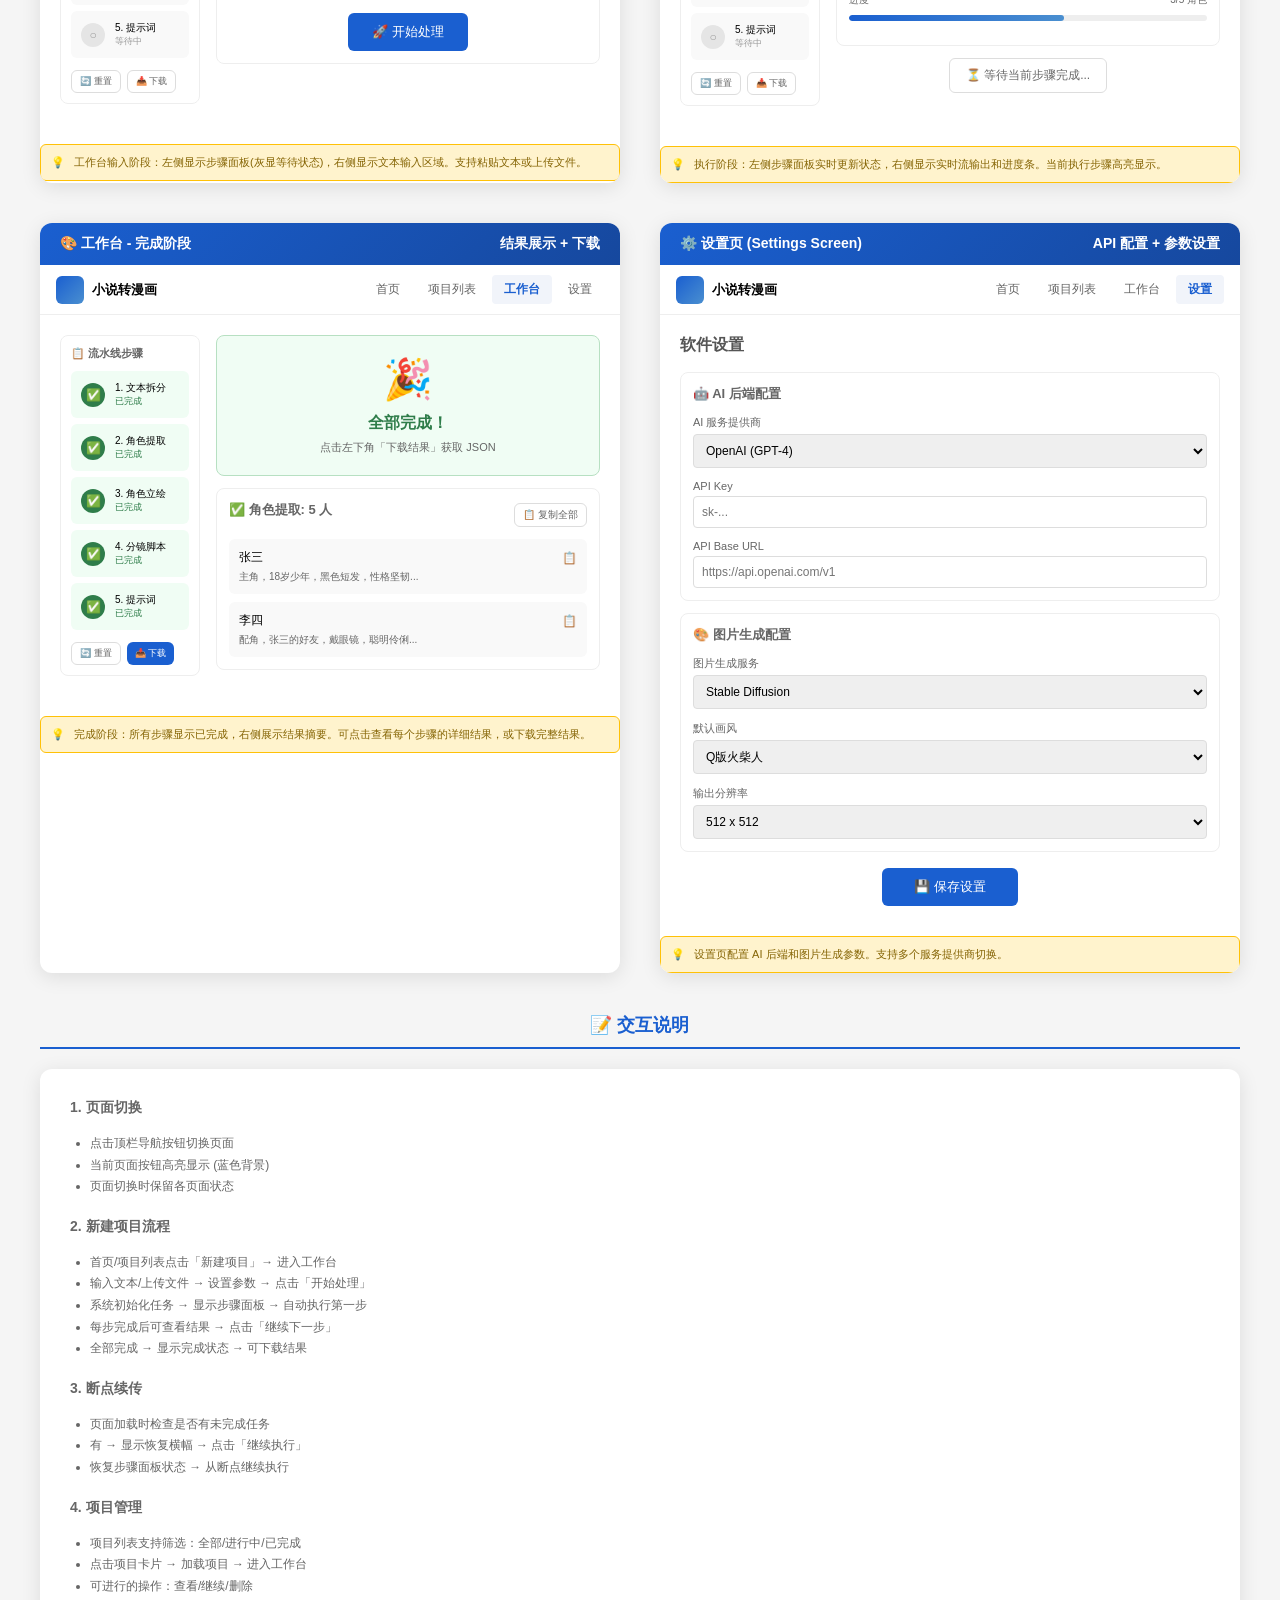
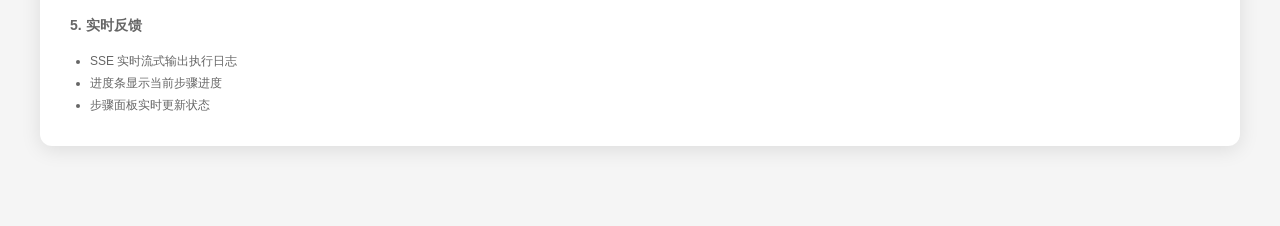
<file: novel-to-comic/docs/prototype.html>
<!DOCTYPE html>
<html lang="zh-CN">
<head>
  <meta charset="UTF-8">
  <meta name="viewport" content="width=device-width, initial-scale=1.0">
  <title>Novel-to-Comic 原型图 - 页面流程</title>
  <style>
    * { box-sizing: border-box; margin: 0; padding: 0; }
    body {
      font-family: "Microsoft YaHei", "PingFang SC", sans-serif;
      background: #f5f5f5;
      padding: 40px;
    }
    h1 { text-align: center; margin-bottom: 40px; color: #333; }
    h2 { margin-bottom: 20px; color: #555; font-size: 18px; }
    h3 { margin-bottom: 10px; color: #666; font-size: 14px; }

    .prototype-grid {
      display: grid;
      grid-template-columns: repeat(auto-fit, minmax(380px, 1fr));
      gap: 40px;
      max-width: 1600px;
      margin: 0 auto;
    }

    .screen-frame {
      background: #fff;
      border-radius: 12px;
      box-shadow: 0 4px 20px rgba(0,0,0,0.1);
      overflow: hidden;
    }

    .screen-header {
      background: linear-gradient(135deg, #1a5fd0, #16489e);
      color: white;
      padding: 12px 20px;
      font-size: 14px;
      font-weight: 600;
      display: flex;
      justify-content: space-between;
      align-items: center;
    }

    .screen-content {
      padding: 20px;
      min-height: 400px;
    }

    /* 流程箭头 */
    .flow-arrow {
      text-align: center;
      font-size: 32px;
      color: #1a5fd0;
      margin: 20px 0;
    }

    /* 组件样式 */
    .topbar-mock {
      display: flex;
      align-items: center;
      justify-content: space-between;
      padding: 10px 16px;
      background: #fff;
      border-bottom: 1px solid #eee;
    }

    .brand-mock {
      display: flex;
      align-items: center;
      gap: 8px;
    }

    .logo-mock {
      width: 28px;
      height: 28px;
      background: linear-gradient(135deg, #1a5fd0, #4a8fd0);
      border-radius: 6px;
    }

    .nav-mock {
      display: flex;
      gap: 4px;
    }

    .nav-btn-mock {
      padding: 6px 12px;
      border-radius: 4px;
      font-size: 12px;
      background: transparent;
      color: #666;
    }

    .nav-btn-mock.active {
      background: #f1f4fa;
      color: #1a5fd0;
      font-weight: 600;
    }

    .btn-mock {
      padding: 8px 16px;
      border-radius: 6px;
      font-size: 12px;
      border: none;
      cursor: pointer;
    }

    .btn-primary-mock {
      background: #1a5fd0;
      color: white;
    }

    .btn-outline-mock {
      background: transparent;
      border: 1px solid #ddd;
      color: #666;
    }

    .card-mock {
      background: #fff;
      border: 1px solid #eee;
      border-radius: 8px;
      padding: 12px;
      margin-bottom: 10px;
    }

    .step-item-mock {
      display: flex;
      align-items: center;
      gap: 10px;
      padding: 10px;
      border-radius: 6px;
      margin-bottom: 6px;
    }

    .step-item-mock.pending { background: #f9f9f9; }
    .step-item-mock.running { background: #e8f4fd; }
    .step-item-mock.done { background: #f0fdf4; }

    .step-icon-mock {
      width: 24px;
      height: 24px;
      border-radius: 50%;
      display: flex;
      align-items: center;
      justify-content: center;
      font-size: 12px;
    }

    .step-icon-mock.pending { background: #e5e5e5; color: #999; }
    .step-icon-mock.running { background: #1a5fd0; color: white; }
    .step-icon-mock.done { background: #2f7d4a; color: white; }

    .progress-bar-mock {
      height: 6px;
      background: #eee;
      border-radius: 3px;
      overflow: hidden;
      margin-top: 8px;
    }

    .progress-fill-mock {
      height: 100%;
      background: linear-gradient(90deg, #1a5fd0, #4a8fd0);
      border-radius: 3px;
    }

    .textarea-mock {
      width: 100%;
      height: 100px;
      background: #f9f9f9;
      border: 1px solid #e5e5e5;
      border-radius: 6px;
      padding: 10px;
      font-size: 12px;
      color: #999;
    }

    .tab-mock {
      display: flex;
      gap: 4px;
      margin-bottom: 10px;
    }

    .tab-btn-mock {
      padding: 6px 12px;
      border-radius: 4px;
      font-size: 11px;
      background: #f5f5f5;
      color: #666;
    }

    .tab-btn-mock.active {
      background: #1a5fd0;
      color: white;
    }

    .project-card-mock {
      display: grid;
      grid-template-columns: repeat(2, 1fr);
      gap: 10px;
    }

    .hero-mock {
      display: flex;
      align-items: center;
      justify-content: space-between;
      padding: 20px;
      background: linear-gradient(135deg, #f8faff, #eef4fd);
      border-radius: 8px;
      margin-bottom: 16px;
    }

    .guide-steps-mock {
      display: grid;
      grid-template-columns: repeat(4, 1fr);
      gap: 8px;
    }

    .guide-step-mock {
      text-align: center;
      padding: 10px;
      background: #f9f9f9;
      border-radius: 6px;
      font-size: 10px;
    }

    .guide-step-mock .num {
      display: block;
      width: 20px;
      height: 20px;
      line-height: 20px;
      background: #1a5fd0;
      color: white;
      border-radius: 50%;
      margin: 0 auto 6px;
      font-size: 10px;
    }

    .annotation {
      position: relative;
      margin-top: 10px;
      padding: 10px;
      background: #fff3cd;
      border: 1px solid #ffc107;
      border-radius: 6px;
      font-size: 11px;
      color: #856404;
    }

    .annotation::before {
      content: "💡";
      margin-right: 6px;
    }

    .flow-diagram {
      background: white;
      padding: 30px;
      border-radius: 12px;
      box-shadow: 0 4px 20px rgba(0,0,0,0.1);
      margin-bottom: 40px;
    }

    .flow-row {
      display: flex;
      align-items: center;
      justify-content: center;
      gap: 20px;
      margin: 20px 0;
    }

    .flow-box {
      padding: 12px 20px;
      background: #f1f4fa;
      border: 2px solid #1a5fd0;
      border-radius: 8px;
      font-size: 13px;
      font-weight: 500;
    }

    .flow-arrow-h {
      font-size: 24px;
      color: #1a5fd0;
    }

    .section-title {
      text-align: center;
      margin: 40px 0 20px;
      padding-bottom: 10px;
      border-bottom: 2px solid #1a5fd0;
      color: #1a5fd0;
    }
  </style>
</head>
<body>
  <h1>🎬 Novel-to-Comic 前端原型图</h1>
  <p style="text-align:center;color:#666;margin-bottom:40px;">
    参考: 窝瓜元梦漫画工坊 | 一致性目标: 90%
  </p>

  <!-- 用户流程图 -->
  <div class="flow-diagram">
    <h2 style="text-align:center;">📊 用户核心流程</h2>
    <div class="flow-row">
      <div class="flow-box">🏠 首页</div>
      <span class="flow-arrow-h">→</span>
      <div class="flow-box">📂 项目列表</div>
      <span class="flow-arrow-h">→</span>
      <div class="flow-box">🎨 工作台</div>
      <span class="flow-arrow-h">→</span>
      <div class="flow-box">✅ 完成</div>
    </div>
    <div class="flow-row" style="margin-top:30px;">
      <div class="flow-box" style="background:#f0fdf4;border-color:#2f7d4a;">
        新建项目流程
      </div>
      <span class="flow-arrow-h">→</span>
      <div class="flow-box">输入文本</div>
      <span class="flow-arrow-h">→</span>
      <div class="flow-box">执行步骤</div>
      <span class="flow-arrow-h">→</span>
      <div class="flow-box">下载结果</div>
    </div>
    <div class="flow-row">
      <div class="flow-box" style="background:#fef3c7;border-color:#d97706;">
        断点续传流程
      </div>
      <span class="flow-arrow-h">→</span>
      <div class="flow-box">加载状态</div>
      <span class="flow-arrow-h">→</span>
      <div class="flow-box">恢复步骤</div>
      <span class="flow-arrow-h">→</span>
      <div class="flow-box">继续执行</div>
    </div>
  </div>

  <h2 class="section-title">🖥️ 页面原型</h2>

  <div class="prototype-grid">
    <!-- 首页 -->
    <div class="screen-frame">
      <div class="screen-header">
        <span>🏠 首页 (Home Screen)</span>
        <span>v5.0</span>
      </div>
      <div class="screen-content">
        <!-- 模拟顶栏 -->
        <div class="topbar-mock" style="margin:-20px -20px 20px; border-radius:0;">
          <div class="brand-mock">
            <div class="logo-mock"></div>
            <span style="font-size:13px;font-weight:600;">小说转漫画</span>
          </div>
          <div class="nav-mock">
            <span class="nav-btn-mock active">首页</span>
            <span class="nav-btn-mock">项目列表</span>
            <span class="nav-btn-mock">工作台</span>
            <span class="nav-btn-mock">设置</span>
          </div>
        </div>

        <!-- 品牌区域 -->
        <div class="hero-mock">
          <div style="display:flex;align-items:center;gap:12px;">
            <div class="logo-mock" style="width:40px;height:40px;"></div>
            <div>
              <div style="font-size:16px;font-weight:600;">小说转漫画工坊</div>
              <div style="font-size:11px;color:#666;">让每个创作者，都有自己的漫画</div>
            </div>
          </div>
          <div style="display:flex;gap:8px;">
            <button class="btn-mock btn-primary-mock">+ 新建项目</button>
            <button class="btn-mock btn-outline-mock">继续上次</button>
          </div>
        </div>

        <!-- 新手教程 -->
        <div class="card-mock">
          <h3 style="font-size:13px;margin-bottom:10px;">
            📚 新手教程
            <span style="font-size:11px;color:#999;font-weight:normal;margin-left:8px;">八步完成漫画制作</span>
          </h3>
          <div class="guide-steps-mock">
            <div class="guide-step-mock"><span class="num">1</span>新建项目</div>
            <div class="guide-step-mock"><span class="num">2</span>粘贴小说</div>
            <div class="guide-step-mock"><span class="num">3</span>提取人物</div>
            <div class="guide-step-mock"><span class="num">4</span>角色立绘</div>
            <div class="guide-step-mock"><span class="num">5</span>分镜脚本</div>
            <div class="guide-step-mock"><span class="num">6</span>描述词</div>
            <div class="guide-step-mock"><span class="num">7</span>生成图片</div>
            <div class="guide-step-mock"><span class="num">8</span>导出成片</div>
          </div>
        </div>

        <!-- 最近项目 -->
        <div class="card-mock">
          <h3 style="font-size:13px;margin-bottom:10px;">
            🕐 最近项目
            <button class="btn-mock btn-outline-mock" style="float:right;padding:4px 8px;font-size:10px;">
              全部项目
            </button>
          </h3>
          <div class="project-card-mock">
            <div class="card-mock" style="margin:0;">
              <div style="font-size:20px;">🎉</div>
              <div style="font-size:11px;font-weight:500;margin:4px 0;">测试项目1</div>
              <div style="font-size:10px;color:#999;">已完成</div>
            </div>
            <div class="card-mock" style="margin:0;">
              <div style="font-size:20px;">🔄</div>
              <div style="font-size:11px;font-weight:500;margin:4px 0;">测试项目2</div>
              <div style="font-size:10px;color:#d97706;">进行中 3/7</div>
            </div>
          </div>
        </div>
      </div>
      <div class="annotation">
        首页包含品牌展示、新手教程、最近项目三个核心模块。用户可快速新建项目或继续上次工作。
      </div>
    </div>

    <!-- 项目列表页 -->
    <div class="screen-frame">
      <div class="screen-header">
        <span>📂 项目列表 (Projects Screen)</span>
        <span>筛选 + 卡片网格</span>
      </div>
      <div class="screen-content">
        <!-- 模拟顶栏 -->
        <div class="topbar-mock" style="margin:-20px -20px 20px; border-radius:0;">
          <div class="brand-mock">
            <div class="logo-mock"></div>
            <span style="font-size:13px;font-weight:600;">小说转漫画</span>
          </div>
          <div class="nav-mock">
            <span class="nav-btn-mock">首页</span>
            <span class="nav-btn-mock active">项目列表</span>
            <span class="nav-btn-mock">工作台</span>
            <span class="nav-btn-mock">设置</span>
          </div>
        </div>

        <!-- 页头 -->
        <div style="display:flex;justify-content:space-between;align-items:center;margin-bottom:16px;">
          <h2 style="font-size:16px;">项目列表</h2>
          <button class="btn-mock btn-primary-mock">+ 新建项目</button>
        </div>

        <!-- 筛选栏 -->
        <div style="display:flex;gap:8px;margin-bottom:16px;">
          <button class="btn-mock btn-primary-mock" style="padding:6px 12px;font-size:11px;">全部</button>
          <button class="btn-mock btn-outline-mock" style="padding:6px 12px;font-size:11px;">进行中</button>
          <button class="btn-mock btn-outline-mock" style="padding:6px 12px;font-size:11px;">已完成</button>
          <span style="margin-left:auto;font-size:11px;color:#999;line-height:28px;">共 6 个项目</span>
        </div>

        <!-- 项目卡片网格 -->
        <div style="display:grid;grid-template-columns:repeat(2,1fr);gap:12px;">
          <!-- 已完成项目 -->
          <div class="card-mock" style="border-color:#b7e0c2;background:#f0fdf4;">
            <div style="display:flex;align-items:center;gap:8px;margin-bottom:8px;">
              <span style="font-size:20px;">🎉</span>
              <span style="font-size:12px;font-weight:600;">测试项目1</span>
            </div>
            <div style="font-size:10px;color:#666;margin-bottom:8px;">
              📏 12.5KB · 📐 90段 · ✅ 已完成
            </div>
            <div class="progress-bar-mock">
              <div class="progress-fill-mock" style="width:100%;background:#2f7d4a;"></div>
            </div>
            <div style="display:flex;gap:6px;margin-top:10px;">
              <button class="btn-mock btn-outline-mock" style="padding:4px 8px;font-size:10px;">👁️ 查看</button>
              <button class="btn-mock btn-outline-mock" style="padding:4px 8px;font-size:10px;">🗑️</button>
            </div>
          </div>

          <!-- 进行中项目 -->
          <div class="card-mock" style="border-color:#c4d3f2;background:#f1f4fa;">
            <div style="display:flex;align-items:center;gap:8px;margin-bottom:8px;">
              <span style="font-size:20px;">🔄</span>
              <span style="font-size:12px;font-weight:600;">测试项目2</span>
            </div>
            <div style="font-size:10px;color:#666;margin-bottom:8px;">
              📏 8.2KB · 📐 60段 · ⏳ 3/7
            </div>
            <div class="progress-bar-mock">
              <div class="progress-fill-mock" style="width:43%;"></div>
            </div>
            <div style="display:flex;gap:6px;margin-top:10px;">
              <button class="btn-mock btn-primary-mock" style="padding:4px 8px;font-size:10px;">▶ 继续</button>
              <button class="btn-mock btn-outline-mock" style="padding:4px 8px;font-size:10px;">🗑️</button>
            </div>
          </div>

          <!-- 待开始项目 -->
          <div class="card-mock">
            <div style="display:flex;align-items:center;gap:8px;margin-bottom:8px;">
              <span style="font-size:20px;">📄</span>
              <span style="font-size:12px;font-weight:600;">测试项目3</span>
            </div>
            <div style="font-size:10px;color:#666;margin-bottom:8px;">
              📏 15.3KB · 📐 100段 · 📝 待开始
            </div>
            <div class="progress-bar-mock">
              <div class="progress-fill-mock" style="width:0%;"></div>
            </div>
            <div style="display:flex;gap:6px;margin-top:10px;">
              <button class="btn-mock btn-primary-mock" style="padding:4px 8px;font-size:10px;">▶ 开始</button>
              <button class="btn-mock btn-outline-mock" style="padding:4px 8px;font-size:10px;">🗑️</button>
            </div>
          </div>

          <!-- 失败项目 -->
          <div class="card-mock" style="border-color:#f0c7c2;background:#fdf3f1;">
            <div style="display:flex;align-items:center;gap:8px;margin-bottom:8px;">
              <span style="font-size:20px;">❌</span>
              <span style="font-size:12px;font-weight:600;">测试项目4</span>
            </div>
            <div style="font-size:10px;color:#666;margin-bottom:8px;">
              📏 5.1KB · 📐 40段 · ❌ 失败
            </div>
            <div class="progress-bar-mock">
              <div class="progress-fill-mock" style="width:50%;background:#b42318;"></div>
            </div>
            <div style="display:flex;gap:6px;margin-top:10px;">
              <button class="btn-mock btn-primary-mock" style="padding:4px 8px;font-size:10px;">🔄 重试</button>
              <button class="btn-mock btn-outline-mock" style="padding:4px 8px;font-size:10px;">🗑️</button>
            </div>
          </div>
        </div>
      </div>
      <div class="annotation">
        项目列表展示所有项目，支持筛选(全部/进行中/已完成)。卡片显示项目状态、进度、操作按钮。
      </div>
    </div>

    <!-- 工作台页 - 输入阶段 -->
    <div class="screen-frame">
      <div class="screen-header">
        <span>🎨 工作台 - 输入阶段</span>
        <span>文本输入 + 参数设置</span>
      </div>
      <div class="screen-content">
        <!-- 模拟顶栏 -->
        <div class="topbar-mock" style="margin:-20px -20px 20px; border-radius:0;">
          <div class="brand-mock">
            <div class="logo-mock"></div>
            <span style="font-size:13px;font-weight:600;">小说转漫画</span>
          </div>
          <div class="nav-mock">
            <span class="nav-btn-mock">首页</span>
            <span class="nav-btn-mock">项目列表</span>
            <span class="nav-btn-mock active">工作台</span>
            <span class="nav-btn-mock">设置</span>
          </div>
        </div>

        <div style="display:flex;gap:16px;">
          <!-- 左侧步骤面板 -->
          <div style="width:140px;flex-shrink:0;">
            <div class="card-mock" style="padding:10px;">
              <h3 style="font-size:11px;margin-bottom:10px;">📋 流水线步骤</h3>

              <div class="step-item-mock pending">
                <div class="step-icon-mock pending">○</div>
                <div>
                  <div style="font-size:10px;font-weight:500;">1. 文本拆分</div>
                  <div style="font-size:9px;color:#999;">等待中</div>
                </div>
              </div>

              <div class="step-item-mock pending">
                <div class="step-icon-mock pending">○</div>
                <div>
                  <div style="font-size:10px;font-weight:500;">2. 角色提取</div>
                  <div style="font-size:9px;color:#999;">等待中</div>
                </div>
              </div>

              <div class="step-item-mock pending">
                <div class="step-icon-mock pending">○</div>
                <div>
                  <div style="font-size:10px;font-weight:500;">3. 角色立绘</div>
                  <div style="font-size:9px;color:#999;">等待中</div>
                </div>
              </div>

              <div class="step-item-mock pending">
                <div class="step-icon-mock pending">○</div>
                <div>
                  <div style="font-size:10px;font-weight:500;">4. 分镜脚本</div>
                  <div style="font-size:9px;color:#999;">等待中</div>
                </div>
              </div>

              <div class="step-item-mock pending">
                <div class="step-icon-mock pending">○</div>
                <div>
                  <div style="font-size:10px;font-weight:500;">5. 提示词</div>
                  <div style="font-size:9px;color:#999;">等待中</div>
                </div>
              </div>

              <div style="display:flex;gap:6px;margin-top:12px;">
                <button class="btn-mock btn-outline-mock" style="padding:4px 8px;font-size:9px;" disabled>🔄 重置</button>
                <button class="btn-mock btn-outline-mock" style="padding:4px 8px;font-size:9px;" disabled>📥 下载</button>
              </div>
            </div>
          </div>

          <!-- 右侧内容区域 -->
          <div style="flex:1;min-width:0;">
            <div class="card-mock">
              <h3 style="font-size:13px;margin-bottom:10px;">📖 输入小说文本</h3>

              <!-- Tab 切换 -->
              <div class="tab-mock">
                <span class="tab-btn-mock active">📝 粘贴文本</span>
                <span class="tab-btn-mock">📁 上传文件</span>
              </div>

              <!-- 文本输入框 -->
              <div class="textarea-mock">
                在此粘贴小说全文...<br>
                <br>
                或者切换到「上传文件」选项卡上传 .txt 文件
              </div>

              <!-- 设置项 -->
              <div style="display:flex;gap:16px;margin-top:12px;">
                <div style="flex:1;">
                  <label style="font-size:10px;color:#666;display:block;margin-bottom:4px;">拆分片段数</label>
                  <input type="number" value="90" style="width:100%;padding:6px;border:1px solid #ddd;border-radius:4px;font-size:11px;">
                </div>
                <div style="flex:1;">
                  <label style="font-size:10px;color:#666;display:block;margin-bottom:4px;">作品标题</label>
                  <input type="text" placeholder="未命名作品" style="width:100%;padding:6px;border:1px solid #ddd;border-radius:4px;font-size:11px;">
                </div>
              </div>

              <!-- 开始按钮 -->
              <div style="margin-top:16px;text-align:center;">
                <button class="btn-mock btn-primary-mock" style="padding:10px 24px;font-size:13px;">
                  🚀 开始处理
                </button>
              </div>
            </div>
          </div>
        </div>
      </div>
      <div class="annotation">
        工作台输入阶段：左侧显示步骤面板(灰显等待状态)，右侧显示文本输入区域。支持粘贴文本或上传文件。
      </div>
    </div>

    <!-- 工作台页 - 执行阶段 -->
    <div class="screen-frame">
      <div class="screen-header">
        <span>🎨 工作台 - 执行阶段</span>
        <span>实时输出 + 进度跟踪</span>
      </div>
      <div class="screen-content">
        <!-- 模拟顶栏 -->
        <div class="topbar-mock" style="margin:-20px -20px 20px; border-radius:0;">
          <div class="brand-mock">
            <div class="logo-mock"></div>
            <span style="font-size:13px;font-weight:600;">小说转漫画</span>
          </div>
          <div class="nav-mock">
            <span class="nav-btn-mock">首页</span>
            <span class="nav-btn-mock">项目列表</span>
            <span class="nav-btn-mock active">工作台</span>
            <span class="nav-btn-mock">设置</span>
          </div>
        </div>

        <div style="display:flex;gap:16px;">
          <!-- 左侧步骤面板 -->
          <div style="width:140px;flex-shrink:0;">
            <div class="card-mock" style="padding:10px;">
              <h3 style="font-size:11px;margin-bottom:10px;">📋 流水线步骤</h3>

              <div class="step-item-mock done">
                <div class="step-icon-mock done">✅</div>
                <div>
                  <div style="font-size:10px;font-weight:500;">1. 文本拆分</div>
                  <div style="font-size:9px;color:#2f7d4a;">已完成</div>
                </div>
              </div>

              <div class="step-item-mock running" style="border:1px solid #1a5fd0;">
                <div class="step-icon-mock running">⏳</div>
                <div>
                  <div style="font-size:10px;font-weight:500;">2. 角色提取</div>
                  <div style="font-size:9px;color:#1a5fd0;">执行中...</div>
                </div>
              </div>

              <div class="step-item-mock pending">
                <div class="step-icon-mock pending">○</div>
                <div>
                  <div style="font-size:10px;font-weight:500;">3. 角色立绘</div>
                  <div style="font-size:9px;color:#999;">等待中</div>
                </div>
              </div>

              <div class="step-item-mock pending">
                <div class="step-icon-mock pending">○</div>
                <div>
                  <div style="font-size:10px;font-weight:500;">4. 分镜脚本</div>
                  <div style="font-size:9px;color:#999;">等待中</div>
                </div>
              </div>

              <div class="step-item-mock pending">
                <div class="step-icon-mock pending">○</div>
                <div>
                  <div style="font-size:10px;font-weight:500;">5. 提示词</div>
                  <div style="font-size:9px;color:#999;">等待中</div>
                </div>
              </div>

              <div style="display:flex;gap:6px;margin-top:12px;">
                <button class="btn-mock btn-outline-mock" style="padding:4px 8px;font-size:9px;">🔄 重置</button>
                <button class="btn-mock btn-outline-mock" style="padding:4px 8px;font-size:9px;">📥 下载</button>
              </div>
            </div>
          </div>

          <!-- 右侧内容区域 -->
          <div style="flex:1;min-width:0;">
            <!-- 实时输出区域 -->
            <div class="card-mock">
              <div style="display:flex;justify-content:space-between;align-items:center;margin-bottom:10px;">
                <h3 style="font-size:13px;">⏳ 角色提取</h3>
                <span style="font-size:10px;padding:3px 8px;background:#e8f4fd;color:#1a5fd0;border-radius:4px;">
                  执行中...
                </span>
              </div>

              <!-- 实时流输出 -->
              <div style="background:#1e1e1e;border-radius:6px;padding:12px;margin-bottom:12px;">
                <div style="font-size:10px;color:#999;margin-bottom:6px;">📡 实时流输出</div>
                <div style="font-family:monospace;font-size:11px;color:#d4d4d4;line-height:1.6;">
                  <div style="color:#6a9955;">// 正在分析文本...</div>
                  <div style="color:#dcdcaa;">识别到角色:</div>
                  <div style="color:#9cdcfe;">- 张三 (主角)</div>
                  <div style="color:#9cdcfe;">- 李四 (配角)</div>
                  <div style="color:#9cdcfe;">- 王五 (反派)</div>
                  <div style="color:#6a9955;">// 正在生成角色描述...</div>
                  <div><span style="animation:dots 1.5s infinite;">...</span></div>
                </div>
              </div>

              <!-- 进度条 -->
              <div style="margin-bottom:12px;">
                <div style="display:flex;justify-content:space-between;font-size:10px;color:#666;margin-bottom:4px;">
                  <span>进度</span>
                  <span>3/5 角色</span>
                </div>
                <div class="progress-bar-mock">
                  <div class="progress-fill-mock" style="width:60%;"></div>
                </div>
              </div>
            </div>

            <!-- 下一步按钮 -->
            <div style="text-align:center;margin-top:12px;">
              <button class="btn-mock btn-outline-mock" style="padding:8px 16px;font-size:12px;" disabled>
                ⏳ 等待当前步骤完成...
              </button>
            </div>
          </div>
        </div>
      </div>
      <div class="annotation">
        执行阶段：左侧步骤面板实时更新状态，右侧显示实时流输出和进度条。当前执行步骤高亮显示。
      </div>
    </div>

    <!-- 工作台页 - 完成阶段 -->
    <div class="screen-frame">
      <div class="screen-header">
        <span>🎨 工作台 - 完成阶段</span>
        <span>结果展示 + 下载</span>
      </div>
      <div class="screen-content">
        <!-- 模拟顶栏 -->
        <div class="topbar-mock" style="margin:-20px -20px 20px; border-radius:0;">
          <div class="brand-mock">
            <div class="logo-mock"></div>
            <span style="font-size:13px;font-weight:600;">小说转漫画</span>
          </div>
          <div class="nav-mock">
            <span class="nav-btn-mock">首页</span>
            <span class="nav-btn-mock">项目列表</span>
            <span class="nav-btn-mock active">工作台</span>
            <span class="nav-btn-mock">设置</span>
          </div>
        </div>

        <div style="display:flex;gap:16px;">
          <!-- 左侧步骤面板 -->
          <div style="width:140px;flex-shrink:0;">
            <div class="card-mock" style="padding:10px;">
              <h3 style="font-size:11px;margin-bottom:10px;">📋 流水线步骤</h3>

              <div class="step-item-mock done">
                <div class="step-icon-mock done">✅</div>
                <div>
                  <div style="font-size:10px;font-weight:500;">1. 文本拆分</div>
                  <div style="font-size:9px;color:#2f7d4a;">已完成</div>
                </div>
              </div>

              <div class="step-item-mock done">
                <div class="step-icon-mock done">✅</div>
                <div>
                  <div style="font-size:10px;font-weight:500;">2. 角色提取</div>
                  <div style="font-size:9px;color:#2f7d4a;">已完成</div>
                </div>
              </div>

              <div class="step-item-mock done">
                <div class="step-icon-mock done">✅</div>
                <div>
                  <div style="font-size:10px;font-weight:500;">3. 角色立绘</div>
                  <div style="font-size:9px;color:#2f7d4a;">已完成</div>
                </div>
              </div>

              <div class="step-item-mock done">
                <div class="step-icon-mock done">✅</div>
                <div>
                  <div style="font-size:10px;font-weight:500;">4. 分镜脚本</div>
                  <div style="font-size:9px;color:#2f7d4a;">已完成</div>
                </div>
              </div>

              <div class="step-item-mock done">
                <div class="step-icon-mock done">✅</div>
                <div>
                  <div style="font-size:10px;font-weight:500;">5. 提示词</div>
                  <div style="font-size:9px;color:#2f7d4a;">已完成</div>
                </div>
              </div>

              <div style="display:flex;gap:6px;margin-top:12px;">
                <button class="btn-mock btn-outline-mock" style="padding:4px 8px;font-size:9px;">🔄 重置</button>
                <button class="btn-mock btn-primary-mock" style="padding:4px 8px;font-size:9px;">📥 下载</button>
              </div>
            </div>
          </div>

          <!-- 右侧内容区域 -->
          <div style="flex:1;min-width:0;">
            <!-- 完成状态 -->
            <div class="card-mock" style="background:#f0fdf4;border-color:#b7e0c2;text-align:center;padding:20px;">
              <div style="font-size:40px;margin-bottom:10px;">🎉</div>
              <div style="font-size:16px;font-weight:600;color:#2f7d4a;margin-bottom:6px;">全部完成！</div>
              <div style="font-size:11px;color:#666;">点击左下角「下载结果」获取 JSON</div>
            </div>

            <!-- 结果展示 -->
            <div class="card-mock" style="margin-top:12px;">
              <div style="display:flex;justify-content:space-between;align-items:center;margin-bottom:10px;">
                <h3 style="font-size:13px;">✅ 角色提取: 5 人</h3>
                <button class="btn-mock btn-outline-mock" style="padding:4px 8px;font-size:10px;">
                  📋 复制全部
                </button>
              </div>

              <!-- 角色列表 -->
              <div style="display:grid;gap:8px;">
                <div style="padding:10px;background:#f9f9f9;border-radius:6px;">
                  <div style="display:flex;justify-content:space-between;align-items:center;">
                    <span style="font-size:12px;font-weight:500;">张三</span>
                    <button style="background:none;border:none;cursor:pointer;font-size:12px;">📋</button>
                  </div>
                  <div style="font-size:10px;color:#666;margin-top:4px;">
                    主角，18岁少年，黑色短发，性格坚韧...
                  </div>
                </div>
                <div style="padding:10px;background:#f9f9f9;border-radius:6px;">
                  <div style="display:flex;justify-content:space-between;align-items:center;">
                    <span style="font-size:12px;font-weight:500;">李四</span>
                    <button style="background:none;border:none;cursor:pointer;font-size:12px;">📋</button>
                  </div>
                  <div style="font-size:10px;color:#666;margin-top:4px;">
                    配角，张三的好友，戴眼镜，聪明伶俐...
                  </div>
                </div>
              </div>
            </div>
          </div>
        </div>
      </div>
      <div class="annotation">
        完成阶段：所有步骤显示已完成，右侧展示结果摘要。可点击查看每个步骤的详细结果，或下载完整结果。
      </div>
    </div>

    <!-- 设置页 -->
    <div class="screen-frame">
      <div class="screen-header">
        <span>⚙️ 设置页 (Settings Screen)</span>
        <span>API 配置 + 参数设置</span>
      </div>
      <div class="screen-content">
        <!-- 模拟顶栏 -->
        <div class="topbar-mock" style="margin:-20px -20px 20px; border-radius:0;">
          <div class="brand-mock">
            <div class="logo-mock"></div>
            <span style="font-size:13px;font-weight:600;">小说转漫画</span>
          </div>
          <div class="nav-mock">
            <span class="nav-btn-mock">首页</span>
            <span class="nav-btn-mock">项目列表</span>
            <span class="nav-btn-mock">工作台</span>
            <span class="nav-btn-mock active">设置</span>
          </div>
        </div>

        <h2 style="font-size:16px;margin-bottom:16px;">软件设置</h2>

        <!-- AI 后端配置 -->
        <div class="card-mock">
          <h3 style="font-size:13px;margin-bottom:12px;">🤖 AI 后端配置</h3>

          <div style="margin-bottom:12px;">
            <label style="font-size:11px;color:#666;display:block;margin-bottom:4px;">AI 服务提供商</label>
            <select style="width:100%;padding:8px;border:1px solid #ddd;border-radius:4px;font-size:12px;">
              <option>OpenAI (GPT-4)</option>
              <option>Claude (Anthropic)</option>
              <option>通义千问 (阿里云)</option>
            </select>
          </div>

          <div style="margin-bottom:12px;">
            <label style="font-size:11px;color:#666;display:block;margin-bottom:4px;">API Key</label>
            <input type="password" placeholder="sk-..." style="width:100%;padding:8px;border:1px solid #ddd;border-radius:4px;font-size:12px;">
          </div>

          <div>
            <label style="font-size:11px;color:#666;display:block;margin-bottom:4px;">API Base URL</label>
            <input type="text" placeholder="https://api.openai.com/v1" style="width:100%;padding:8px;border:1px solid #ddd;border-radius:4px;font-size:12px;">
          </div>
        </div>

        <!-- 图片生成配置 -->
        <div class="card-mock" style="margin-top:12px;">
          <h3 style="font-size:13px;margin-bottom:12px;">🎨 图片生成配置</h3>

          <div style="margin-bottom:12px;">
            <label style="font-size:11px;color:#666;display:block;margin-bottom:4px;">图片生成服务</label>
            <select style="width:100%;padding:8px;border:1px solid #ddd;border-radius:4px;font-size:12px;">
              <option>Stable Diffusion</option>
              <option>Midjourney</option>
              <option>DALL-E 3</option>
            </select>
          </div>

          <div style="margin-bottom:12px;">
            <label style="font-size:11px;color:#666;display:block;margin-bottom:4px;">默认画风</label>
            <select style="width:100%;padding:8px;border:1px solid #ddd;border-radius:4px;font-size:12px;">
              <option>Q版火柴人</option>
              <option>日漫风格</option>
              <option>韩漫风格</option>
              <option>写实风格</option>
            </select>
          </div>

          <div>
            <label style="font-size:11px;color:#666;display:block;margin-bottom:4px;">输出分辨率</label>
            <select style="width:100%;padding:8px;border:1px solid #ddd;border-radius:4px;font-size:12px;">
              <option>512 x 512</option>
              <option>768 x 768</option>
              <option>1024 x 1024</option>
            </select>
          </div>
        </div>

        <!-- 保存按钮 -->
        <div style="text-align:center;margin-top:16px;">
          <button class="btn-mock btn-primary-mock" style="padding:10px 32px;font-size:13px;">
            💾 保存设置
          </button>
        </div>
      </div>
      <div class="annotation">
        设置页配置 AI 后端和图片生成参数。支持多个服务提供商切换。
      </div>
    </div>
  </div>

  <!-- 交互说明 -->
  <h2 class="section-title">📝 交互说明</h2>
  <div class="flow-diagram">
    <h3 style="margin-bottom:16px;">1. 页面切换</h3>
    <ul style="font-size:12px;color:#666;line-height:1.8;padding-left:20px;">
      <li>点击顶栏导航按钮切换页面</li>
      <li>当前页面按钮高亮显示 (蓝色背景)</li>
      <li>页面切换时保留各页面状态</li>
    </ul>

    <h3 style="margin:20px 0 16px;">2. 新建项目流程</h3>
    <ul style="font-size:12px;color:#666;line-height:1.8;padding-left:20px;">
      <li>首页/项目列表点击「新建项目」→ 进入工作台</li>
      <li>输入文本/上传文件 → 设置参数 → 点击「开始处理」</li>
      <li>系统初始化任务 → 显示步骤面板 → 自动执行第一步</li>
      <li>每步完成后可查看结果 → 点击「继续下一步」</li>
      <li>全部完成 → 显示完成状态 → 可下载结果</li>
    </ul>

    <h3 style="margin:20px 0 16px;">3. 断点续传</h3>
    <ul style="font-size:12px;color:#666;line-height:1.8;padding-left:20px;">
      <li>页面加载时检查是否有未完成任务</li>
      <li>有 → 显示恢复横幅 → 点击「继续执行」</li>
      <li>恢复步骤面板状态 → 从断点继续执行</li>
    </ul>

    <h3 style="margin:20px 0 16px;">4. 项目管理</h3>
    <ul style="font-size:12px;color:#666;line-height:1.8;padding-left:20px;">
      <li>项目列表支持筛选：全部/进行中/已完成</li>
      <li>点击项目卡片 → 加载项目 → 进入工作台</li>
      <li>可进行的操作：查看/继续/删除</li>
    </ul>

    <h3 style="margin:20px 0 16px;">5. 实时反馈</h3>
    <ul style="font-size:12px;color:#666;line-height:1.8;padding-left:20px;">
      <li>SSE 实时流式输出执行日志</li>
      <li>进度条显示当前步骤进度</li>
      <li>步骤面板实时更新状态</li>
    </ul>
  </div>

  <style>
    @keyframes dots {
      0%, 20% { content: '.'; }
      40% { content: '..'; }
      60%, 100% { content: '...'; }
    }
  </style>
</body>
</html>
</file>
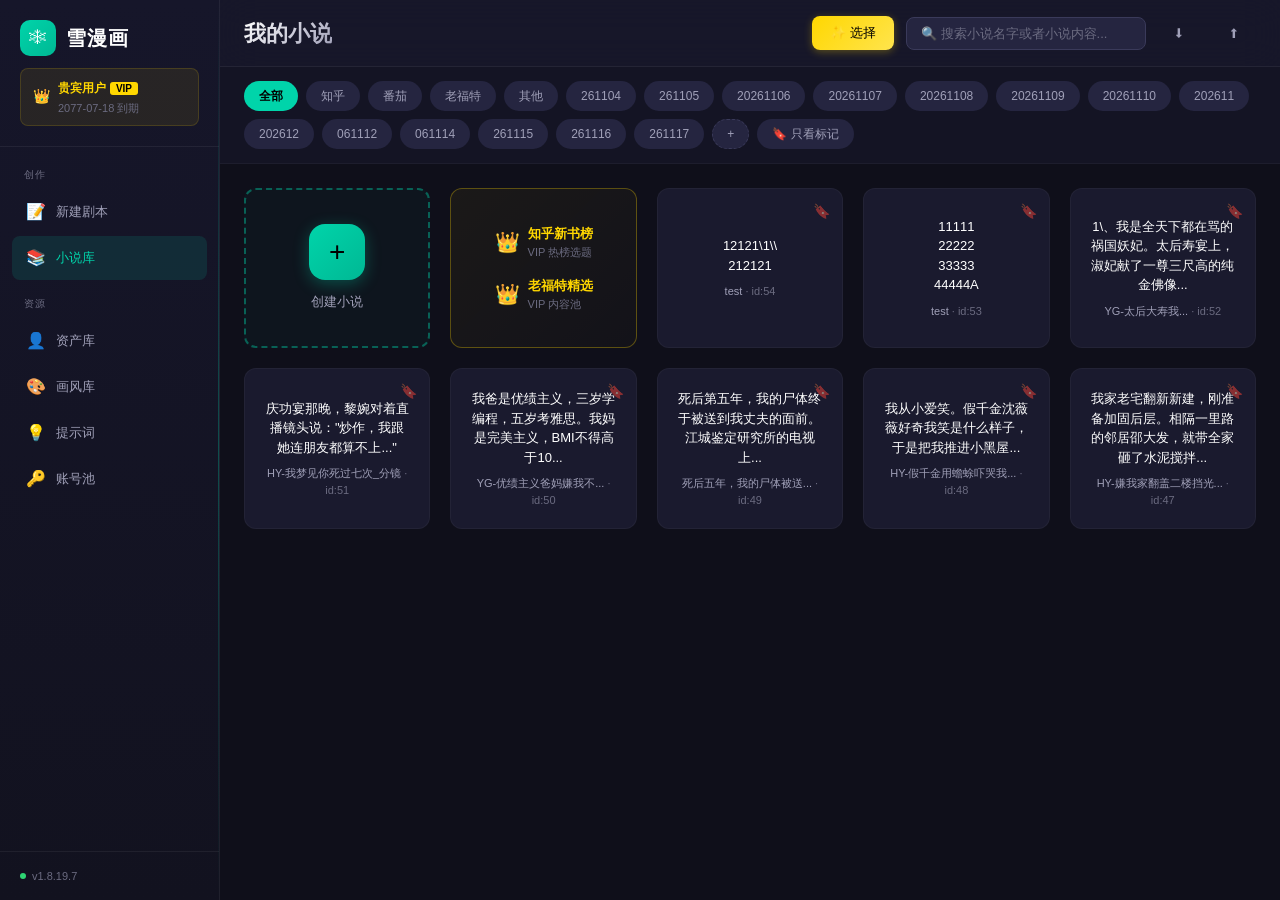
<file: novel-to-comic/docs/剧本导入原型/prototype.html>
<!DOCTYPE html>
<html lang="zh-CN">
<head>
    <meta charset="UTF-8">
    <meta name="viewport" content="width=device-width, initial-scale=1.0">
    <title>雪漫画 - 剧本导入原型</title>
    <style>
        * {
            margin: 0;
            padding: 0;
            box-sizing: border-box;
        }

        :root {
            --primary: #00d4aa;
            --primary-light: #00e6b8;
            --primary-dark: #00b894;
            --gold: #ffd700;
            --gold-light: #ffe44d;
            --bg-dark: #0f0f1a;
            --bg-card: #1a1a2e;
            --bg-panel: #252540;
            --bg-hover: #2d2d4a;
            --border: #3a3a5a;
            --text-primary: #ffffff;
            --text-secondary: #a0a0b8;
            --text-muted: #6b6b80;
            --danger: #ff4757;
            --warning: #ffa502;
            --success: #2ed573;
        }

        body {
            font-family: 'Inter', -apple-system, BlinkMacSystemFont, 'Segoe UI', 'PingFang SC', 'Hiragino Sans GB', 'Microsoft YaHei', sans-serif;
            background: var(--bg-dark);
            color: var(--text-primary);
            overflow: hidden;
            font-size: 14px;
            line-height: 1.5;
        }

        .app-container {
            display: flex;
            height: 100vh;
        }

        /* ===== 左侧边栏 ===== */
        .sidebar {
            width: 220px;
            background: linear-gradient(180deg, #16162a 0%, #12121f 100%);
            border-right: 1px solid rgba(255,255,255,0.06);
            display: flex;
            flex-direction: column;
            flex-shrink: 0;
            position: relative;
        }

        .sidebar::after {
            content: '';
            position: absolute;
            right: 0;
            top: 0;
            bottom: 0;
            width: 1px;
            background: linear-gradient(180deg, transparent, rgba(0,212,170,0.3), transparent);
        }

        .sidebar-header {
            padding: 20px;
            border-bottom: 1px solid rgba(255,255,255,0.06);
        }

        .logo {
            display: flex;
            align-items: center;
            gap: 10px;
            margin-bottom: 12px;
        }

        .logo-icon {
            width: 36px;
            height: 36px;
            background: linear-gradient(135deg, var(--primary), var(--primary-dark));
            border-radius: 10px;
            display: flex;
            align-items: center;
            justify-content: center;
            font-size: 18px;
        }

        .logo-text {
            color: var(--text-primary);
            font-size: 20px;
            font-weight: 700;
            letter-spacing: 1px;
        }

        .user-badge {
            display: flex;
            align-items: center;
            gap: 8px;
            padding: 8px 12px;
            background: rgba(255,215,0,0.08);
            border-radius: 8px;
            border: 1px solid rgba(255,215,0,0.15);
        }

        .user-badge .crown {
            font-size: 14px;
        }

        .user-badge .name {
            font-size: 12px;
            color: var(--gold);
            font-weight: 600;
        }

        .user-badge .vip-tag {
            background: var(--gold);
            color: #000;
            padding: 1px 6px;
            border-radius: 3px;
            font-size: 10px;
            font-weight: 700;
        }

        .user-badge .expire {
            font-size: 11px;
            color: var(--text-muted);
            margin-top: 2px;
        }

        .sidebar-menu {
            flex: 1;
            padding: 12px;
            overflow-y: auto;
        }

        .menu-section {
            margin-bottom: 8px;
        }

        .menu-section-title {
            font-size: 10px;
            color: var(--text-muted);
            text-transform: uppercase;
            letter-spacing: 1px;
            padding: 8px 12px;
        }

        .menu-item {
            padding: 10px 14px;
            cursor: pointer;
            display: flex;
            align-items: center;
            gap: 10px;
            font-size: 13px;
            color: var(--text-secondary);
            transition: all 0.2s ease;
            border-radius: 8px;
            margin-bottom: 2px;
        }

        .menu-item:hover {
            background: var(--bg-hover);
            color: var(--text-primary);
        }

        .menu-item.active {
            background: rgba(0,212,170,0.12);
            color: var(--primary);
        }

        .menu-item .icon {
            font-size: 16px;
            width: 20px;
            text-align: center;
        }

        /* ===== 侧边栏动态剧本列表 ===== */
        .sidebar-script-list {
            max-height: 300px;
            overflow-y: auto;
        }

        .sidebar-script-list::-webkit-scrollbar {
            width: 3px;
        }

        .sidebar-script-list::-webkit-scrollbar-thumb {
            background: var(--border);
            border-radius: 2px;
        }

        .sidebar-script-item {
            padding: 8px 14px 8px 24px;
            cursor: pointer;
            display: flex;
            align-items: center;
            gap: 8px;
            font-size: 12px;
            color: var(--text-secondary);
            transition: all 0.2s ease;
            border-radius: 6px;
            margin-bottom: 1px;
            position: relative;
        }

        .sidebar-script-item::before {
            content: '';
            position: absolute;
            left: 10px;
            width: 4px;
            height: 4px;
            border-radius: 50%;
            background: var(--text-muted);
            transition: all 0.2s;
        }

        .sidebar-script-item:hover {
            background: var(--bg-hover);
            color: var(--text-primary);
        }

        .sidebar-script-item:hover::before {
            background: var(--primary);
        }

        .sidebar-script-item.active {
            background: rgba(0,212,170,0.1);
            color: var(--primary);
        }

        .sidebar-script-item.active::before {
            background: var(--primary);
            box-shadow: 0 0 6px var(--primary);
        }

        .sidebar-script-item .script-icon {
            font-size: 12px;
            margin-left: auto;
            opacity: 0.4;
        }

        .sidebar-script-item .script-id {
            font-size: 10px;
            color: var(--text-muted);
            margin-left: auto;
        }

        .sidebar-empty-hint {
            padding: 8px 14px 8px 24px;
            font-size: 11px;
            color: var(--text-muted);
            font-style: italic;
        }

        .sidebar-footer {
            padding: 16px 20px;
            border-top: 1px solid rgba(255,255,255,0.06);
            font-size: 11px;
            color: var(--text-muted);
            display: flex;
            align-items: center;
            gap: 6px;
        }

        .sidebar-footer .dot {
            width: 6px;
            height: 6px;
            background: var(--success);
            border-radius: 50%;
        }

        /* ===== 主内容区 ===== */
        .main-content {
            flex: 1;
            display: flex;
            flex-direction: column;
            overflow: hidden;
        }

        /* ===== 顶部导航 ===== */
        .top-bar {
            background: rgba(26,26,46,0.8);
            backdrop-filter: blur(20px);
            padding: 16px 24px;
            display: flex;
            align-items: center;
            justify-content: space-between;
            border-bottom: 1px solid rgba(255,255,255,0.06);
        }

        .top-bar-left {
            display: flex;
            align-items: center;
            gap: 16px;
        }

        .page-title {
            font-size: 22px;
            font-weight: 700;
            background: linear-gradient(135deg, #fff, #a0a0b8);
            -webkit-background-clip: text;
            -webkit-text-fill-color: transparent;
        }

        .top-bar-right {
            display: flex;
            align-items: center;
            gap: 12px;
        }

        .search-box {
            background: var(--bg-panel);
            border: 1px solid var(--border);
            border-radius: 8px;
            padding: 8px 14px;
            color: var(--text-primary);
            font-size: 13px;
            width: 240px;
            transition: all 0.2s;
        }

        .search-box:focus {
            outline: none;
            border-color: var(--primary);
            box-shadow: 0 0 0 3px rgba(0,212,170,0.1);
        }

        .search-box::placeholder {
            color: var(--text-muted);
        }

        .btn {
            padding: 8px 18px;
            border-radius: 8px;
            border: none;
            cursor: pointer;
            font-size: 13px;
            font-weight: 500;
            transition: all 0.2s ease;
            display: inline-flex;
            align-items: center;
            gap: 6px;
        }

        .btn:active {
            transform: scale(0.96);
        }

        .btn-primary {
            background: linear-gradient(135deg, var(--primary), var(--primary-dark));
            color: #000;
            box-shadow: 0 2px 8px rgba(0,212,170,0.3);
        }

        .btn-primary:hover {
            box-shadow: 0 4px 16px rgba(0,212,170,0.4);
            transform: translateY(-1px);
        }

        .btn-secondary {
            background: var(--bg-panel);
            color: var(--text-secondary);
            border: 1px solid var(--border);
        }

        .btn-secondary:hover {
            background: var(--bg-hover);
            color: var(--text-primary);
        }

        .btn-warning {
            background: linear-gradient(135deg, var(--gold), var(--gold-light));
            color: #000;
            box-shadow: 0 2px 8px rgba(255,215,0,0.3);
        }

        .btn-warning:hover {
            box-shadow: 0 4px 16px rgba(255,215,0,0.4);
            transform: translateY(-1px);
        }

        .btn-danger {
            background: var(--danger);
            color: #fff;
        }

        .btn-ghost {
            background: transparent;
            color: var(--text-secondary);
        }

        .btn-ghost:hover {
            color: var(--text-primary);
            background: var(--bg-hover);
        }

        /* ===== 标签栏 ===== */
        .tag-bar {
            padding: 14px 24px;
            display: flex;
            gap: 8px;
            flex-wrap: wrap;
            background: rgba(26,26,46,0.5);
            border-bottom: 1px solid rgba(255,255,255,0.04);
        }

        .tag {
            padding: 5px 14px;
            border-radius: 20px;
            font-size: 12px;
            cursor: pointer;
            background: var(--bg-panel);
            color: var(--text-secondary);
            border: 1px solid transparent;
            transition: all 0.2s ease;
            white-space: nowrap;
        }

        .tag:hover {
            border-color: var(--primary);
            color: var(--primary);
            background: rgba(0,212,170,0.05);
        }

        .tag.active {
            background: var(--primary);
            color: #000;
            font-weight: 600;
        }

        /* ===== 内容区域 ===== */
        .content-area {
            flex: 1;
            overflow-y: auto;
            padding: 24px;
        }

        .content-area::-webkit-scrollbar {
            width: 6px;
        }

        .content-area::-webkit-scrollbar-track {
            background: transparent;
        }

        .content-area::-webkit-scrollbar-thumb {
            background: var(--border);
            border-radius: 3px;
        }

        /* ===== 小说卡片网格 ===== */
        .novel-grid {
            display: grid;
            grid-template-columns: repeat(auto-fill, minmax(180px, 1fr));
            gap: 20px;
        }

        .novel-card {
            background: var(--bg-card);
            border-radius: 12px;
            padding: 20px;
            cursor: pointer;
            transition: all 0.3s ease;
            position: relative;
            min-height: 160px;
            display: flex;
            flex-direction: column;
            align-items: center;
            justify-content: center;
            border: 1px solid rgba(255,255,255,0.04);
            overflow: hidden;
        }

        .novel-card::before {
            content: '';
            position: absolute;
            top: 0;
            left: 0;
            right: 0;
            height: 2px;
            background: linear-gradient(90deg, transparent, var(--primary), transparent);
            opacity: 0;
            transition: opacity 0.3s;
        }

        .novel-card:hover {
            transform: translateY(-4px);
            box-shadow: 0 8px 32px rgba(0,0,0,0.3);
            border-color: rgba(0,212,170,0.2);
        }

        .novel-card:hover::before {
            opacity: 1;
        }

        .novel-card.create {
            border: 2px dashed rgba(0,212,170,0.4);
            background: rgba(0,212,170,0.03);
        }

        .novel-card.create:hover {
            border-color: var(--primary);
            background: rgba(0,212,170,0.08);
        }

        .novel-card.create .plus-btn {
            width: 56px;
            height: 56px;
            border-radius: 16px;
            background: linear-gradient(135deg, var(--primary), var(--primary-dark));
            display: flex;
            align-items: center;
            justify-content: center;
            font-size: 28px;
            color: #000;
            margin-bottom: 12px;
            box-shadow: 0 4px 16px rgba(0,212,170,0.3);
        }

        .novel-card.create .card-label {
            font-size: 13px;
            color: var(--text-secondary);
            font-weight: 500;
        }

        .novel-card.vip {
            border: 1px solid rgba(255,215,0,0.3);
            background: linear-gradient(135deg, rgba(255,215,0,0.05), rgba(255,215,0,0.02));
        }

        .novel-card.vip .vip-row {
            display: flex;
            align-items: center;
            gap: 8px;
            margin-bottom: 16px;
        }

        .novel-card.vip .vip-row:last-child {
            margin-bottom: 0;
        }

        .novel-card.vip .vip-icon {
            font-size: 20px;
        }

        .novel-card.vip .vip-title {
            font-size: 13px;
            color: var(--gold);
            font-weight: 600;
        }

        .novel-card.vip .vip-sub {
            font-size: 11px;
            color: var(--text-muted);
        }

        .novel-card .card-bookmark {
            position: absolute;
            top: 12px;
            right: 12px;
            color: var(--text-muted);
            font-size: 14px;
            opacity: 0.5;
        }

        .novel-card .card-title {
            font-size: 13px;
            color: var(--text-primary);
            text-align: center;
            line-height: 1.5;
            display: -webkit-box;
            -webkit-line-clamp: 4;
            -webkit-box-orient: vertical;
            overflow: hidden;
            word-break: break-all;
        }

        .novel-card .card-meta {
            font-size: 11px;
            color: var(--text-muted);
            margin-top: 8px;
            text-align: center;
        }

        .novel-card .card-meta .name {
            color: var(--text-secondary);
        }

        /* ===== 弹出框 ===== */
        .modal-overlay {
            position: fixed;
            top: 0;
            left: 0;
            right: 0;
            bottom: 0;
            background: rgba(0,0,0,0.6);
            backdrop-filter: blur(8px);
            display: flex;
            align-items: center;
            justify-content: center;
            z-index: 1000;
            animation: fadeIn 0.2s ease;
        }

        @keyframes fadeIn {
            from { opacity: 0; }
            to { opacity: 1; }
        }

        .modal {
            background: var(--bg-card);
            border-radius: 16px;
            padding: 28px;
            width: 520px;
            max-width: 90vw;
            max-height: 85vh;
            overflow-y: auto;
            border: 1px solid rgba(255,255,255,0.08);
            box-shadow: 0 24px 80px rgba(0,0,0,0.5);
            animation: slideUp 0.3s ease;
        }

        @keyframes slideUp {
            from { transform: translateY(20px); opacity: 0; }
            to { transform: translateY(0); opacity: 1; }
        }

        .modal-header {
            display: flex;
            justify-content: space-between;
            align-items: center;
            margin-bottom: 24px;
            padding-bottom: 16px;
            border-bottom: 1px solid rgba(255,255,255,0.06);
        }

        .modal-title {
            font-size: 18px;
            font-weight: 700;
            color: var(--text-primary);
            display: flex;
            align-items: center;
            gap: 8px;
        }

        .modal-title::before {
            content: '';
            width: 3px;
            height: 20px;
            background: var(--primary);
            border-radius: 2px;
        }

        .modal-close {
            width: 32px;
            height: 32px;
            border-radius: 8px;
            display: flex;
            align-items: center;
            justify-content: center;
            color: var(--text-muted);
            cursor: pointer;
            font-size: 18px;
            transition: all 0.2s;
        }

        .modal-close:hover {
            background: var(--bg-hover);
            color: var(--text-primary);
        }

        .form-group {
            margin-bottom: 20px;
        }

        .form-label {
            display: block;
            margin-bottom: 8px;
            font-size: 13px;
            font-weight: 500;
            color: var(--text-secondary);
        }

        .form-input {
            width: 100%;
            background: var(--bg-panel);
            border: 1px solid var(--border);
            border-radius: 8px;
            padding: 10px 14px;
            color: var(--text-primary);
            font-size: 13px;
            transition: all 0.2s;
        }

        .form-input:focus {
            outline: none;
            border-color: var(--primary);
            box-shadow: 0 0 0 3px rgba(0,212,170,0.1);
        }

        .form-input::placeholder {
            color: var(--text-muted);
        }

        .form-textarea {
            width: 100%;
            background: var(--bg-panel);
            border: 1px solid var(--border);
            border-radius: 8px;
            padding: 14px;
            color: var(--text-primary);
            font-size: 13px;
            min-height: 220px;
            resize: vertical;
            line-height: 1.6;
            transition: all 0.2s;
        }

        .form-textarea:focus {
            outline: none;
            border-color: var(--primary);
            box-shadow: 0 0 0 3px rgba(0,212,170,0.1);
        }

        .form-textarea::placeholder {
            color: var(--text-muted);
        }

        .form-actions {
            display: flex;
            justify-content: flex-end;
            gap: 12px;
            margin-top: 24px;
            padding-top: 20px;
            border-top: 1px solid rgba(255,255,255,0.06);
        }

        .form-actions .btn {
            min-width: 80px;
            justify-content: center;
        }

        /* ===== 编辑器页面 ===== */
        .editor-container {
            display: flex;
            flex-direction: column;
            height: 100%;
        }

        .editor-tabs {
            display: flex;
            gap: 4px;
            padding: 12px 24px;
            background: rgba(26,26,46,0.5);
            border-bottom: 1px solid rgba(255,255,255,0.04);
        }

        .editor-tab {
            padding: 8px 20px;
            border-radius: 8px;
            font-size: 13px;
            font-weight: 500;
            cursor: pointer;
            background: transparent;
            color: var(--text-muted);
            transition: all 0.2s;
        }

        .editor-tab:hover {
            color: var(--text-primary);
            background: var(--bg-hover);
        }

        .editor-tab.active {
            background: var(--primary);
            color: #000;
        }

        .editor-content {
            flex: 1;
            padding: 20px 24px;
            overflow-y: auto;
        }

        .editor-textarea {
            width: 100%;
            height: 100%;
            background: var(--bg-panel);
            border: 1px solid var(--border);
            border-radius: 12px;
            padding: 20px;
            color: var(--text-primary);
            font-size: 14px;
            line-height: 1.8;
            resize: none;
            font-family: 'JetBrains Mono', 'Fira Code', monospace;
        }

        .editor-textarea:focus {
            outline: none;
            border-color: var(--primary);
        }

        .editor-toolbar {
            display: flex;
            align-items: center;
            gap: 8px;
            padding: 12px 24px;
            background: rgba(26,26,46,0.8);
            backdrop-filter: blur(20px);
            border-top: 1px solid rgba(255,255,255,0.06);
            flex-wrap: wrap;
        }

        .editor-toolbar .btn {
            padding: 6px 14px;
            font-size: 12px;
        }

        .editor-toolbar .stats {
            margin-left: auto;
            font-size: 12px;
            color: var(--text-muted);
        }

        /* ===== 剧本页面 ===== */
        .script-container {
            display: flex;
            flex-direction: column;
            height: 100%;
        }

        .script-header {
            display: flex;
            align-items: center;
            gap: 12px;
            padding: 12px 24px;
            background: rgba(26,26,46,0.8);
            backdrop-filter: blur(20px);
            border-bottom: 1px solid rgba(255,255,255,0.06);
            flex-wrap: wrap;
        }

        .script-breadcrumb {
            display: flex;
            align-items: center;
            gap: 8px;
            font-size: 13px;
        }

        .script-breadcrumb .label {
            color: var(--text-muted);
        }

        .script-breadcrumb .value {
            color: var(--text-primary);
            font-weight: 600;
        }

        .script-breadcrumb .id {
            color: var(--text-muted);
            font-size: 12px;
        }

        .header-actions {
            display: flex;
            gap: 8px;
            margin-left: auto;
        }

        .script-grid {
            flex: 1;
            overflow-y: auto;
            padding: 20px 24px;
        }

        .script-grid::-webkit-scrollbar {
            width: 6px;
        }

        .script-grid::-webkit-scrollbar-thumb {
            background: var(--border);
            border-radius: 3px;
        }

        .script-row {
            display: flex;
            gap: 20px;
            margin-bottom: 16px;
            padding: 20px;
            background: var(--bg-card);
            border-radius: 12px;
            border: 1px solid rgba(255,255,255,0.04);
            transition: all 0.2s;
            cursor: pointer;
        }

        .script-row:hover {
            border-color: rgba(0,212,170,0.2);
            background: var(--bg-panel);
        }

        .script-row.selected {
            border-color: var(--primary);
            box-shadow: 0 0 0 1px var(--primary), 0 4px 16px rgba(0,212,170,0.1);
        }

        .script-number-col {
            display: flex;
            flex-direction: column;
            align-items: center;
            min-width: 60px;
        }

        .script-checkbox {
            width: 18px;
            height: 18px;
            border: 2px solid var(--border);
            border-radius: 4px;
            margin-bottom: 12px;
            cursor: pointer;
            transition: all 0.2s;
        }

        .script-checkbox.checked {
            background: var(--primary);
            border-color: var(--primary);
        }

        .script-number {
            font-size: 36px;
            font-weight: 800;
            background: linear-gradient(135deg, var(--primary), var(--primary-dark));
            -webkit-background-clip: text;
            -webkit-text-fill-color: transparent;
            line-height: 1;
        }

        .script-number-tools {
            display: flex;
            gap: 4px;
            margin-top: 8px;
        }

        .script-number-tools .tool-btn {
            width: 24px;
            height: 24px;
            border-radius: 4px;
            background: var(--bg-panel);
            border: 1px solid var(--border);
            display: flex;
            align-items: center;
            justify-content: center;
            cursor: pointer;
            font-size: 11px;
            color: var(--text-muted);
            transition: all 0.2s;
        }

        .script-number-tools .tool-btn:hover {
            color: var(--text-primary);
            border-color: var(--primary);
        }

        .script-content-col {
            flex: 1;
            min-width: 0;
        }

        .script-text-box {
            background: var(--bg-panel);
            border-radius: 8px;
            padding: 14px;
            font-size: 13px;
            line-height: 1.7;
            color: var(--text-primary);
            min-height: 80px;
            border: 1px solid rgba(255,255,255,0.04);
        }

        .script-text-hint {
            font-size: 11px;
            color: var(--text-muted);
            margin-top: 6px;
        }

        .script-btn-row {
            display: flex;
            gap: 8px;
            margin-top: 10px;
        }

        .script-btn-row .btn {
            padding: 5px 12px;
            font-size: 11px;
        }

        .script-image-col {
            width: 180px;
            flex-shrink: 0;
        }

        .image-drop-area {
            width: 100%;
            height: 140px;
            background: var(--bg-panel);
            border: 2px dashed var(--border);
            border-radius: 8px;
            display: flex;
            flex-direction: column;
            align-items: center;
            justify-content: center;
            cursor: pointer;
            transition: all 0.3s;
            gap: 6px;
        }

        .image-drop-area:hover {
            border-color: var(--primary);
            background: rgba(0,212,170,0.03);
        }

        .image-drop-area .drop-icon {
            font-size: 24px;
            color: var(--primary);
        }

        .image-drop-area .drop-text {
            font-size: 11px;
            color: var(--text-muted);
        }

        .script-actions-col {
            width: 140px;
            flex-shrink: 0;
            display: flex;
            flex-direction: column;
            gap: 8px;
        }

        .action-btn {
            padding: 8px 12px;
            border-radius: 8px;
            font-size: 12px;
            font-weight: 500;
            cursor: pointer;
            border: 1px solid var(--border);
            background: var(--bg-panel);
            color: var(--text-secondary);
            transition: all 0.2s;
            display: flex;
            align-items: center;
            justify-content: center;
            gap: 6px;
        }

        .action-btn:hover {
            border-color: var(--primary);
            color: var(--primary);
        }

        .action-btn.primary {
            background: rgba(0,212,170,0.1);
            border-color: rgba(0,212,170,0.3);
            color: var(--primary);
        }

        .action-btn .hint {
            font-size: 10px;
            color: var(--text-muted);
            text-align: center;
            margin-top: 2px;
        }

        /* ===== 底部状态栏 ===== */
        .status-bar {
            display: flex;
            align-items: center;
            justify-content: space-between;
            padding: 10px 24px;
            background: rgba(22,22,42,0.9);
            backdrop-filter: blur(20px);
            border-top: 1px solid rgba(255,255,255,0.06);
            font-size: 12px;
            color: var(--text-muted);
        }

        .status-stats {
            display: flex;
            gap: 16px;
        }

        .status-stats .stat-item {
            display: flex;
            align-items: center;
            gap: 4px;
        }

        .status-stats .stat-value {
            color: var(--primary);
            font-weight: 600;
        }

        .status-actions {
            display: flex;
            gap: 8px;
            align-items: center;
        }

        .status-actions .btn {
            padding: 5px 12px;
            font-size: 11px;
        }

        .pagination {
            display: flex;
            align-items: center;
            gap: 8px;
        }

        .pagination .page-btn {
            padding: 4px 10px;
            border-radius: 4px;
            background: var(--bg-panel);
            border: 1px solid var(--border);
            color: var(--text-secondary);
            cursor: pointer;
            font-size: 12px;
            transition: all 0.2s;
        }

        .pagination .page-btn:hover {
            border-color: var(--primary);
            color: var(--primary);
        }

        .pagination .page-current {
            color: var(--text-primary);
            font-weight: 600;
        }

        /* ===== 分镜详情 ===== */
        .storyboard-detail {
            display: flex;
            gap: 20px;
            padding: 24px;
            background: var(--bg-card);
            border-radius: 12px;
            margin-bottom: 16px;
            border: 1px solid rgba(255,255,255,0.04);
        }

        .storyboard-text-area {
            background: var(--bg-panel);
            border-radius: 8px;
            padding: 16px;
            font-size: 13px;
            line-height: 1.8;
            color: var(--text-primary);
            flex: 1;
            border: 1px solid rgba(255,255,255,0.04);
        }

        .storyboard-image-panel {
            width: 220px;
            flex-shrink: 0;
        }

        .image-upload-area {
            width: 100%;
            height: 180px;
            background: var(--bg-panel);
            border: 2px dashed var(--border);
            border-radius: 8px;
            display: flex;
            flex-direction: column;
            align-items: center;
            justify-content: center;
            cursor: pointer;
            transition: all 0.3s;
            gap: 8px;
        }

        .image-upload-area:hover {
            border-color: var(--primary);
            background: rgba(0,212,170,0.03);
        }

        .image-upload-area .upload-plus {
            width: 40px;
            height: 40px;
            border-radius: 10px;
            background: rgba(0,212,170,0.1);
            display: flex;
            align-items: center;
            justify-content: center;
            font-size: 20px;
            color: var(--primary);
        }

        .image-upload-area .upload-text {
            font-size: 12px;
            color: var(--text-muted);
        }

        /* ===== 进度条 ===== */
        .progress-bar {
            position: fixed;
            top: 0;
            left: 0;
            height: 3px;
            background: linear-gradient(90deg, var(--primary), var(--gold));
            z-index: 1001;
            animation: progressAnim 1.5s ease-in-out;
            box-shadow: 0 0 10px var(--primary);
        }

        @keyframes progressAnim {
            0% { width: 0%; }
            100% { width: 100%; }
        }

        /* ===== Toast 提示 ===== */
        .toast-container {
            position: fixed;
            top: 20px;
            right: 20px;
            z-index: 1002;
            display: flex;
            flex-direction: column;
            gap: 8px;
        }

        .toast {
            background: var(--bg-card);
            border: 1px solid rgba(0,212,170,0.3);
            border-left: 3px solid var(--primary);
            padding: 12px 20px;
            border-radius: 8px;
            font-size: 13px;
            color: var(--text-primary);
            box-shadow: 0 8px 24px rgba(0,0,0,0.3);
            animation: toastIn 0.3s ease;
            display: flex;
            align-items: center;
            gap: 8px;
        }

        .toast.success {
            border-left-color: var(--success);
        }

        .toast.error {
            border-left-color: var(--danger);
        }

        @keyframes toastIn {
            from {
                transform: translateX(100%);
                opacity: 0;
            }
            to {
                transform: translateX(0);
                opacity: 1;
            }
        }

        /* ===== 隐藏类 ===== */
        .hidden {
            display: none !important;
        }

        /* ===== 页面切换 ===== */
        .page {
            display: none;
            flex-direction: column;
            height: 100%;
        }

        .page.active {
            display: flex;
        }

        /* ===== 工具栏分隔 ===== */
        .toolbar-divider {
            width: 1px;
            height: 20px;
            background: var(--border);
            margin: 0 4px;
        }

        /* ===== 浮动操作按钮 ===== */
        .fab {
            position: fixed;
            bottom: 60px;
            right: 30px;
            width: 56px;
            height: 56px;
            border-radius: 16px;
            background: linear-gradient(135deg, var(--gold), var(--gold-light));
            border: none;
            cursor: pointer;
            display: flex;
            align-items: center;
            justify-content: center;
            font-size: 20px;
            color: #000;
            box-shadow: 0 4px 20px rgba(255,215,0,0.4);
            transition: all 0.3s;
            z-index: 100;
        }

        .fab:hover {
            transform: translateY(-2px) scale(1.05);
            box-shadow: 0 8px 30px rgba(255,215,0,0.5);
        }

        /* ===== 导入剧本弹窗特殊样式 ===== */
        .import-form-center {
            text-align: center;
        }

        .import-form-center .form-label {
            text-align: center;
            font-size: 14px;
            font-weight: 600;
            color: var(--text-primary);
        }

        .import-form-center .form-sublabel {
            font-size: 12px;
            color: var(--text-muted);
            margin-bottom: 16px;
        }

        .radio-group {
            display: flex;
            align-items: center;
            justify-content: center;
            gap: 16px;
            margin-top: 8px;
        }

        .radio-item {
            display: flex;
            align-items: center;
            gap: 6px;
            cursor: pointer;
            font-size: 13px;
            color: var(--text-secondary);
        }

        .radio-item input[type="radio"] {
            accent-color: var(--primary);
        }

        .radio-dot {
            width: 16px;
            height: 16px;
            border-radius: 50%;
            background: var(--primary);
        }

        .form-select {
            width: 100%;
            background: var(--bg-panel);
            border: 1px solid var(--border);
            border-radius: 8px;
            padding: 10px 14px;
            color: var(--text-primary);
            font-size: 13px;
            appearance: none;
            cursor: pointer;
        }

        .form-select:focus {
            outline: none;
            border-color: var(--primary);
        }
    </style>
</head>
<body>
    <div class="app-container">
        <!-- 左侧边栏 -->
        <div class="sidebar">
            <div class="sidebar-header">
                <div class="logo">
                    <div class="logo-icon">❄</div>
                    <div class="logo-text">雪漫画</div>
                </div>
                <div class="user-badge">
                    <span class="crown">👑</span>
                    <div>
                        <div><span class="name">贵宾用户</span> <span class="vip-tag">VIP</span></div>
                        <div class="expire">2077-07-18 到期</div>
                    </div>
                </div>
            </div>
            <div class="sidebar-menu">
                <div class="menu-section">
                    <div class="menu-section-title">创作</div>
                    <div class="menu-item" onclick="showPage('novel-list')">
                        <span class="icon">📝</span> 新建剧本
                    </div>
                    <div class="menu-item active" onclick="showPage('novel-list')" id="menu-novel">
                        <span class="icon">📚</span> 小说库
                    </div>
                </div>
                <div class="menu-section" id="sidebar-scripts-section" style="display: none;">
                    <div class="menu-section-title">我的剧本</div>
                    <div class="sidebar-script-list" id="sidebar-script-list">
                    </div>
                </div>
                <div class="menu-section">
                    <div class="menu-section-title">资源</div>
                    <div class="menu-item">
                        <span class="icon">👤</span> 资产库
                    </div>
                    <div class="menu-item">
                        <span class="icon">🎨</span> 画风库
                    </div>
                    <div class="menu-item">
                        <span class="icon">💡</span> 提示词
                    </div>
                    <div class="menu-item">
                        <span class="icon">🔑</span> 账号池
                    </div>
                </div>
            </div>
            <div class="sidebar-footer">
                <span class="dot"></span>
                v1.8.19.7
            </div>
        </div>

        <!-- 主内容区 -->
        <div class="main-content">
            <!-- 页面 1: 小说库 -->
            <div class="page active" id="page-novel-list">
                <div class="top-bar">
                    <div class="top-bar-left">
                        <div class="page-title">我的小说</div>
                    </div>
                    <div class="top-bar-right">
                        <button class="btn btn-warning">✨ 选择</button>
                        <input type="text" class="search-box" placeholder="🔍 搜索小说名字或者小说内容...">
                        <button class="btn btn-ghost">⬇</button>
                        <button class="btn btn-ghost">⬆</button>
                    </div>
                </div>
                <div class="tag-bar">
                    <span class="tag active">全部</span>
                    <span class="tag">知乎</span>
                    <span class="tag">番茄</span>
                    <span class="tag">老福特</span>
                    <span class="tag">其他</span>
                    <span class="tag">261104</span>
                    <span class="tag">261105</span>
                    <span class="tag">20261106</span>
                    <span class="tag">20261107</span>
                    <span class="tag">20261108</span>
                    <span class="tag">20261109</span>
                    <span class="tag">20261110</span>
                    <span class="tag">202611</span>
                    <span class="tag">202612</span>
                    <span class="tag">061112</span>
                    <span class="tag">061114</span>
                    <span class="tag">261115</span>
                    <span class="tag">261116</span>
                    <span class="tag">261117</span>
                    <span class="tag" style="border: 1px dashed var(--border);">+</span>
                    <span class="tag">🔖 只看标记</span>
                </div>
                <div class="content-area">
                    <div class="novel-grid">
                        <div class="novel-card create" onclick="showCreateModal()">
                            <div class="plus-btn">+</div>
                            <div class="card-label">创建小说</div>
                        </div>
                        <div class="novel-card vip">
                            <div class="vip-row">
                                <span class="vip-icon">👑</span>
                                <div>
                                    <div class="vip-title">知乎新书榜</div>
                                    <div class="vip-sub">VIP 热榜选题</div>
                                </div>
                            </div>
                            <div class="vip-row">
                                <span class="vip-icon">👑</span>
                                <div>
                                    <div class="vip-title">老福特精选</div>
                                    <div class="vip-sub">VIP 内容池</div>
                                </div>
                            </div>
                        </div>
                        <div class="novel-card" onclick="showEditor('test', '12121\\1\\\\\\n212121')">
                            <span class="card-bookmark">🔖</span>
                            <div class="card-title">12121\1\\<br>212121</div>
                            <div class="card-meta"><span class="name">test</span> · id:54</div>
                        </div>
                        <div class="novel-card" onclick="showEditor('test', '11111\n22222\n33333\n44444A')">
                            <span class="card-bookmark">🔖</span>
                            <div class="card-title">11111<br>22222<br>33333<br>44444A</div>
                            <div class="card-meta"><span class="name">test</span> · id:53</div>
                        </div>
                        <div class="novel-card" onclick="showEditor('YG-太后大寿我...')">
                            <span class="card-bookmark">🔖</span>
                            <div class="card-title">1\、我是全天下都在骂的祸国妖妃。太后寿宴上，淑妃献了一尊三尺高的纯金佛像...</div>
                            <div class="card-meta"><span class="name">YG-太后大寿我...</span> · id:52</div>
                        </div>
                        <div class="novel-card" onclick="showEditor('HY-我梦见你死过七次')">
                            <span class="card-bookmark">🔖</span>
                            <div class="card-title">庆功宴那晚，黎婉对着直播镜头说："炒作，我跟她连朋友都算不上..."</div>
                            <div class="card-meta"><span class="name">HY-我梦见你死过七次_分镜</span> · id:51</div>
                        </div>
                        <div class="novel-card" onclick="showEditor('YG-优绩主义爸妈')">
                            <span class="card-bookmark">🔖</span>
                            <div class="card-title">我爸是优绩主义，三岁学编程，五岁考雅思。我妈是完美主义，BMI不得高于10...</div>
                            <div class="card-meta"><span class="name">YG-优绩主义爸妈嫌我不...</span> · id:50</div>
                        </div>
                        <div class="novel-card" onclick="showEditor('死后五年')">
                            <span class="card-bookmark">🔖</span>
                            <div class="card-title">死后第五年，我的尸体终于被送到我丈夫的面前。江城鉴定研究所的电视上...</div>
                            <div class="card-meta"><span class="name">死后五年，我的尸体被送...</span> · id:49</div>
                        </div>
                        <div class="novel-card" onclick="showEditor('HY-假千金用蟾蜍')">
                            <span class="card-bookmark">🔖</span>
                            <div class="card-title">我从小爱笑。假千金沈薇薇好奇我笑是什么样子，于是把我推进小黑屋...</div>
                            <div class="card-meta"><span class="name">HY-假千金用蟾蜍吓哭我...</span> · id:48</div>
                        </div>
                        <div class="novel-card" onclick="showEditor('HY-嫌我家翻盖')">
                            <span class="card-bookmark">🔖</span>
                            <div class="card-title">我家老宅翻新新建，刚准备加固后层。相隔一里路的邻居邵大发，就带全家砸了水泥搅拌...</div>
                            <div class="card-meta"><span class="name">HY-嫌我家翻盖二楼挡光...</span> · id:47</div>
                        </div>
                    </div>
                </div>
            </div>

            <!-- 页面 2: 小说编辑器 -->
            <div class="page" id="page-editor">
                <div class="top-bar">
                    <div class="top-bar-left">
                        <div class="page-title" id="editor-title">test</div>
                        <button class="btn btn-secondary" style="font-size: 12px; padding: 5px 12px;">申请别名</button>
                    </div>
                    <div class="top-bar-right">
                        <button class="btn btn-warning" onclick="showPage('novel-list')">← 返回</button>
                    </div>
                </div>
                <div class="editor-container">
                    <div class="editor-tabs">
                        <div class="editor-tab active">原文</div>
                        <div class="editor-tab">分镜</div>
                        <div class="editor-tab">角色</div>
                        <div class="editor-tab">改文</div>
                        <div class="editor-tab">开头</div>
                    </div>
                    <div class="editor-content">
                        <textarea class="editor-textarea" id="editor-textarea" placeholder="请输入小说内容...">12121\1\\
212121A</textarea>
                    </div>
                    <div class="editor-toolbar">
                        <button class="btn btn-secondary">清理格式</button>
                        <button class="btn btn-secondary">清理序号</button>
                        <button class="btn btn-secondary">清理标点</button>
                        <div class="toolbar-divider"></div>
                        <button class="btn btn-primary">⚡ 一键拆分</button>
                        <button class="btn btn-primary">⚡ 一键合并</button>
                        <div class="toolbar-divider"></div>
                        <button class="btn btn-secondary">导出当前</button>
                        <button class="btn btn-warning" onclick="showImportScriptModal()">📥 导入剧本</button>
                        <span class="stats" id="editor-stats">创建时间：2026-11-17 12:51:43 | 行数：2 | 字符数：17</span>
                    </div>
                </div>
            </div>

            <!-- 页面 3: 剧本查看 -->
            <div class="page" id="page-script">
                <div class="script-header">
                    <span style="font-size: 16px; cursor: pointer;" onclick="showPage('editor')">≡</span>
                    <div class="script-breadcrumb">
                        <span class="value">test</span>
                        <span class="id">id:44</span>
                        <span class="label">小说：</span>
                        <span class="value">test</span>
                    </div>
                    <input type="text" class="search-box" placeholder="🔍 搜索字幕和描述内容..." style="width: 200px;">
                    <div class="header-actions">
                        <button class="btn btn-primary">✨ 批量推理</button>
                        <button class="btn btn-primary" style="background: linear-gradient(135deg, #ff6b35, #ff8c42);">🎨 批量生图</button>
                        <button class="btn btn-secondary">⚙ 漫画设置</button>
                        <button class="btn btn-primary">📤 导出漫画</button>
                    </div>
                </div>
                <div class="script-grid">
                    <div class="script-row" onclick="selectScriptRow(this); showPage('storyboard');">
                        <div class="script-number-col">
                            <div class="script-checkbox"></div>
                            <div class="script-number">1</div>
                            <div class="script-number-tools">
                                <div class="tool-btn" title="复制">📋</div>
                                <div class="tool-btn" title="图片">🖼</div>
                            </div>
                        </div>
                        <div class="script-content-col">
                            <div class="script-text-box">1\\</div>
                            <div class="script-text-hint">向下拆分</div>
                            <div class="script-btn-row">
                                <button class="btn btn-primary" style="font-size: 11px; padding: 4px 10px;">✏ 改写</button>
                            </div>
                        </div>
                        <div class="script-image-col">
                            <div class="image-drop-area">
                                <div class="drop-icon">+</div>
                                <div class="drop-text">拖拽导入</div>
                            </div>
                            <div style="display: flex; gap: 4px; margin-top: 8px; flex-wrap: wrap;">
                                <span style="font-size: 10px; color: var(--text-muted);">🔒 镜像</span>
                                <span style="font-size: 10px; color: var(--text-muted);">🔄 刷新</span>
                                <span style="font-size: 10px; color: var(--text-muted);">🗑 清空</span>
                            </div>
                        </div>
                        <div class="script-actions-col">
                            <button class="action-btn primary">🤖 智能推导</button>
                            <button class="action-btn">KL 推导图片</button>
                            <div class="hint">*右键点击是为4次</div>
                        </div>
                    </div>
                    <div class="script-row selected" onclick="selectScriptRow(this); showPage('storyboard');">
                        <div class="script-number-col">
                            <div class="script-checkbox checked"></div>
                            <div class="script-number">2</div>
                            <div class="script-number-tools">
                                <div class="tool-btn" title="复制">📋</div>
                                <div class="tool-btn" title="图片">🖼</div>
                            </div>
                        </div>
                        <div class="script-content-col">
                            <div class="script-text-hint" style="margin-bottom: 6px;">向上合并</div>
                            <div class="script-text-box">212121A</div>
                            <div class="script-text-hint">向下拆分</div>
                            <div class="script-btn-row">
                                <button class="btn btn-primary" style="font-size: 11px; padding: 4px 10px;">✏ 改写</button>
                            </div>
                        </div>
                        <div class="script-image-col">
                            <div class="image-drop-area" style="border-color: var(--primary); background: rgba(0,212,170,0.03);">
                            </div>
                            <div style="display: flex; gap: 4px; margin-top: 8px; flex-wrap: wrap;">
                                <span style="font-size: 10px; color: var(--text-muted);">🔒 镜像</span>
                                <span style="font-size: 10px; color: var(--text-muted);">🔄 刷新</span>
                                <span style="font-size: 10px; color: var(--text-muted);">🗑 清空</span>
                            </div>
                        </div>
                        <div class="script-actions-col">
                            <button class="action-btn primary">🤖 智能推导</button>
                            <button class="action-btn">KL 推导图片</button>
                            <div class="hint">*右键点击是为4次</div>
                        </div>
                    </div>
                </div>
                <div class="status-bar">
                    <div class="status-stats">
                        <div class="stat-item">分数组：<span class="stat-value">2</span></div>
                        <div class="stat-item">已选预设：<span class="stat-value">0</span></div>
                        <div class="stat-item">描述词：<span class="stat-value">0</span></div>
                        <div class="stat-item">已选图片：<span class="stat-value">0</span></div>
                        <div class="stat-item">已txt份是：<span class="stat-value" style="color: var(--success);">是</span></div>
                    </div>
                    <div class="status-actions">
                        <button class="btn btn-secondary">+ 导入剧本(txt)</button>
                        <button class="btn btn-secondary">+ 添加新行</button>
                        <button class="btn btn-secondary">+ 申请别名</button>
                        <span style="margin-left: 12px; color: var(--text-muted);">创建时间：20261117125434</span>
                        <div class="pagination">
                            <span>10 / 页</span>
                            <button class="page-btn">上一页</button>
                            <span class="page-current">1</span>
                            <span>/ 1</span>
                            <button class="page-btn">下一页</button>
                        </div>
                    </div>
                </div>
                <button class="fab" title="挂机">👑</button>
            </div>

            <!-- 页面 4: 分镜详情 -->
            <div class="page" id="page-storyboard">
                <div class="script-header">
                    <span style="font-size: 16px; cursor: pointer;" onclick="showPage('script')">←</span>
                    <div class="script-breadcrumb">
                        <span class="value">test</span>
                        <span class="id">id:44</span>
                        <span class="label">小说：</span>
                        <span class="value">test</span>
                    </div>
                    <input type="text" class="search-box" placeholder="🔍 搜索字幕和描述内容..." style="width: 200px;">
                    <div class="header-actions">
                        <button class="btn btn-primary">✨ 批量推理</button>
                        <button class="btn btn-primary" style="background: linear-gradient(135deg, #ff6b35, #ff8c42);">🎨 批量生图</button>
                        <button class="btn btn-secondary">⚙ 漫画设置</button>
                        <button class="btn btn-primary">📤 导出漫画</button>
                    </div>
                </div>
                <div class="script-grid">
                    <div class="storyboard-detail">
                        <div class="script-number-col">
                            <div class="script-checkbox checked"></div>
                            <div class="script-number">1</div>
                            <div class="script-number-tools">
                                <div class="tool-btn">📋</div>
                                <div class="tool-btn">🖼</div>
                            </div>
                        </div>
                        <div class="storyboard-text-area">
                            <strong style="color: var(--primary);">场景描述 (Scene Description)</strong>：当代都市风格的极简室内空间，四壁为奶油白与浅木色，正午的自然暖光从画外斜向切入，在浅灰蓝的阴影里落下一块大而柔和的二维光斑。空间里没有陈设抢镜，前中后景靠空气透视轻轻拉开，近处结构清楚，深处线稿与饱和度一起降低。全页不出现任何人物，只有一个孤立的数字需要被看见。火柴人固定特征：四肢是等粗黑线，手是黑色圆点，脚是黑色短线或小黑点，禁止实体手掌、手指、关节和立体脚。<br><br>
                            <strong style="color: var(--primary);">分格布局 (Panel Layout)</strong>：单格全屏，无可见边框，整页只承载一个数字与它周围的大面积留白。不用多格切分，也不叠加任何辅助版式，让空和静本身成为这一页的节奏。
                        </div>
                        <div class="storyboard-image-panel">
                            <div class="image-upload-area">
                                <div class="upload-plus">+</div>
                                <div class="upload-text">拖拽导入</div>
                            </div>
                            <div style="margin-top: 12px; display: flex; flex-direction: column; gap: 8px;">
                                <button class="action-btn primary" style="width: 100%;">🤖 智能推导</button>
                                <button class="action-btn" style="width: 100%;">KL 推导图片</button>
                                <div class="hint">*右键点击是为4次</div>
                            </div>
                        </div>
                    </div>
                    <div class="storyboard-detail">
                        <div class="script-number-col">
                            <div class="script-checkbox"></div>
                            <div class="script-number">2</div>
                            <div class="script-number-tools">
                                <div class="tool-btn">📋</div>
                                <div class="tool-btn">🖼</div>
                            </div>
                        </div>
                        <div class="storyboard-text-area">
                            212121A
                        </div>
                        <div class="storyboard-image-panel">
                            <div class="image-upload-area">
                                <div class="upload-plus">+</div>
                                <div class="upload-text">拖拽导入</div>
                            </div>
                            <div style="margin-top: 12px; display: flex; flex-direction: column; gap: 8px;">
                                <button class="action-btn primary" style="width: 100%;">🤖 智能推导</button>
                                <button class="action-btn" style="width: 100%;">KL 推导图片</button>
                                <div class="hint">*右键点击是为4次</div>
                            </div>
                        </div>
                    </div>
                </div>
                <div class="status-bar">
                    <div class="status-stats">
                        <div class="stat-item">分数组：<span class="stat-value">2</span></div>
                        <div class="stat-item">已选预设：<span class="stat-value">0</span></div>
                        <div class="stat-item">描述词：<span class="stat-value">0</span></div>
                        <div class="stat-item">已选图片：<span class="stat-value">0</span></div>
                        <div class="stat-item">已txt份是：<span class="stat-value" style="color: var(--success);">是</span></div>
                    </div>
                    <div class="status-actions">
                        <button class="btn btn-secondary">+ 导入剧本(txt)</button>
                        <button class="btn btn-secondary">+ 添加新行</button>
                        <button class="btn btn-secondary">+ 申请别名</button>
                        <span style="margin-left: 12px; color: var(--text-muted);">创建时间：20261117125434</span>
                        <div class="pagination">
                            <span>10 / 页</span>
                            <button class="page-btn">上一页</button>
                            <span class="page-current">1</span>
                            <span>/ 1</span>
                            <button class="page-btn">下一页</button>
                        </div>
                    </div>
                </div>
            </div>
        </div>
    </div>

    <!-- 创建小说弹出框 -->
    <div class="modal-overlay hidden" id="create-modal">
        <div class="modal">
            <div class="modal-header">
                <div class="modal-title">创建小说</div>
                <div class="modal-close" onclick="hideModal('create-modal')">✕</div>
            </div>
            <div class="form-group">
                <label class="form-label">书名</label>
                <div style="display: flex; gap: 8px;">
                    <input type="text" class="form-input" id="novel-name" placeholder="请输入书名" style="flex: 1;">
                    <button class="btn btn-secondary" style="white-space: nowrap;">申请别名</button>
                </div>
            </div>
            <div class="form-group">
                <div style="display: flex; justify-content: space-between; align-items: center; margin-bottom: 10px;">
                    <label class="form-label" style="margin: 0;">内容 <span id="content-stats" style="color: var(--text-muted); font-weight: 400;">· 0 字 · 0 行</span></label>
                    <div style="display: flex; gap: 8px;">
                        <button class="btn btn-secondary" style="font-size: 12px;">⬇ 平台下载</button>
                        <button class="btn btn-secondary" style="font-size: 12px;">📋 导入文件</button>
                    </div>
                </div>
                <textarea class="form-textarea" id="novel-content" placeholder="请输入小说内容..." oninput="updateContentStats()"></textarea>
            </div>
            <div class="form-actions">
                <button class="btn btn-secondary" onclick="hideModal('create-modal')">取消</button>
                <button class="btn btn-primary" onclick="saveNovel()">💾 保存</button>
            </div>
        </div>
    </div>

    <!-- 导入剧本弹出框 -->
    <div class="modal-overlay hidden" id="import-script-modal">
        <div class="modal">
            <div class="modal-header">
                <div class="modal-title">导入剧本</div>
                <div class="modal-close" onclick="hideModal('import-script-modal')">✕</div>
            </div>
            <div class="form-group import-form-center">
                <label class="form-label">请输入剧本名称</label>
                <div class="form-sublabel">将以「漫画」模式创建</div>
                <input type="text" class="form-input" id="script-name" value="test" style="text-align: center;">
            </div>
            <div class="form-group import-form-center">
                <label class="form-label">导入行数</label>
                <div class="radio-group">
                    <div class="radio-dot"></div>
                    <input type="number" class="form-input" style="width: 80px; text-align: center;" value="100">
                    <label class="radio-item">
                        <input type="radio" name="import-range" checked> 全部
                    </label>
                    <label class="radio-item">
                        份数 <input type="number" class="form-input" style="width: 60px; text-align: center;" value="1">
                    </label>
                </div>
            </div>
            <div class="form-group">
                <label class="form-label">归属小说（可选）</label>
                <select class="form-select">
                    <option>test</option>
                </select>
            </div>
            <div class="form-group">
                <label class="form-label">组合策略</label>
                <select class="form-select">
                    <option>无组合策略</option>
                </select>
            </div>
            <div class="form-actions">
                <button class="btn btn-secondary" onclick="hideModal('import-script-modal')">取消</button>
                <button class="btn btn-primary" onclick="importScript()">📥 导入</button>
            </div>
        </div>
    </div>

    <!-- Toast 容器 -->
    <div class="toast-container" id="toast-container"></div>

    <script>
        let currentPage = 'novel-list';

        function showPage(pageId) {
            document.querySelectorAll('.page').forEach(page => page.classList.remove('active'));
            document.getElementById('page-' + pageId).classList.add('active');
            currentPage = pageId;

            // 同步侧边栏菜单高亮
            document.querySelectorAll('.menu-item').forEach(el => el.classList.remove('active'));
            if (pageId === 'novel-list') {
                document.getElementById('menu-novel').classList.add('active');
            }

            // 添加进度条动画
            const bar = document.createElement('div');
            bar.className = 'progress-bar';
            document.body.appendChild(bar);
            setTimeout(() => bar.remove(), 1500);
        }

        function showCreateModal() {
            document.getElementById('create-modal').classList.remove('hidden');
            document.getElementById('novel-name').value = '';
            document.getElementById('novel-content').value = '';
            updateContentStats();
        }

        function hideModal(modalId) {
            document.getElementById(modalId).classList.add('hidden');
        }

        function updateContentStats() {
            const content = document.getElementById('novel-content').value;
            const chars = content.length;
            const lines = content ? content.split('\n').length : 0;
            document.getElementById('content-stats').textContent = `· ${chars} 字 · ${lines} 行`;
        }

        function saveNovel() {
            const name = document.getElementById('novel-name').value;
            const content = document.getElementById('novel-content').value;
            if (!name) {
                showToast('请输入书名', 'error');
                return;
            }
            hideModal('create-modal');
            showToast('小说创建成功！', 'success');
            setTimeout(() => showEditor(name, content), 600);
        }

        function showEditor(name, content) {
            document.getElementById('editor-title').textContent = name;
            if (content) {
                document.getElementById('editor-textarea').value = content;
            }
            showPage('editor');
        }

        function showImportScriptModal() {
            document.getElementById('import-script-modal').classList.remove('hidden');
        }

        function importScript() {
            const scriptName = document.getElementById('script-name').value.trim();
            if (!scriptName) {
                showToast('请输入剧本名称', 'error');
                return;
            }
            hideModal('import-script-modal');
            showToast('剧本导入成功！', 'success');

            // 添加到侧边栏剧本列表
            addScriptToSidebar(scriptName);

            // 更新面包屑
            navigateToScript(scriptName, scriptCounter);
            // 先跳到剧本页
            showPage('script');
        }

        let scriptCounter = 44;

        function addScriptToSidebar(name) {
            scriptCounter++;
            const section = document.getElementById('sidebar-scripts-section');
            const list = document.getElementById('sidebar-script-list');
            section.style.display = 'block';

            const item = document.createElement('div');
            item.className = 'sidebar-script-item';
            item.dataset.name = name;
            item.dataset.id = scriptCounter;
            item.innerHTML = `
                <span>${name}</span>
                <span class="script-id">id:${scriptCounter}</span>
                <span class="script-icon">📄</span>
            `;
            item.addEventListener('click', function() {
                // 高亮当前选中的剧本
                document.querySelectorAll('.sidebar-script-item').forEach(el => el.classList.remove('active'));
                this.classList.add('active');
                // 更新页面内容并跳转
                navigateToScript(name, scriptCounter);
            });
            list.appendChild(item);
        }

        function navigateToScript(name, id) {
            // 更新剧本页面的面包屑
            const breadcrumbs = document.querySelectorAll('.script-breadcrumb');
            breadcrumbs.forEach(bc => {
                bc.innerHTML = `
                    <span class="value">${name}</span>
                    <span class="id">id:${id}</span>
                    <span class="label">小说：</span>
                    <span class="value">${name}</span>
                `;
            });
            // 更新编辑器标题
            document.getElementById('editor-title').textContent = name;
            showPage('storyboard');
        }

        function selectScriptRow(el) {
            document.querySelectorAll('.script-row').forEach(r => r.classList.remove('selected'));
            el.classList.add('selected');
        }

        function showToast(message, type = 'success') {
            const container = document.getElementById('toast-container');
            const toast = document.createElement('div');
            toast.className = `toast ${type}`;
            const icon = type === 'success' ? '✅' : type === 'error' ? '❌' : 'ℹ️';
            toast.innerHTML = `${icon} ${message}`;
            container.appendChild(toast);
            setTimeout(() => {
                toast.style.opacity = '0';
                toast.style.transform = 'translateX(100%)';
                toast.style.transition = 'all 0.3s';
                setTimeout(() => toast.remove(), 300);
            }, 2500);
        }

        // 标签切换
        document.querySelectorAll('.tag').forEach(tag => {
            tag.addEventListener('click', function() {
                document.querySelectorAll('.tag').forEach(t => t.classList.remove('active'));
                this.classList.add('active');
            });
        });

        // 编辑器标签切换
        document.querySelectorAll('.editor-tab').forEach(tab => {
            tab.addEventListener('click', function() {
                document.querySelectorAll('.editor-tab').forEach(t => t.classList.remove('active'));
                this.classList.add('active');
            });
        });

        // 点击模态框外部关闭
        document.querySelectorAll('.modal-overlay').forEach(overlay => {
            overlay.addEventListener('click', function(e) {
                if (e.target === this) {
                    this.classList.add('hidden');
                }
            });
        });
    </script>
</body>
</html>
</file>
<file: front/小说推文漫画原型设计/styles.css>
:root{--bg:#151515;--panel:#292929;--panel2:#323232;--line:#484848;--text:#f4f4f4;--muted:#a6a6a6;--teal:#00f1c3;--teal2:#00c8aa;--gold:#f5ca37;--purple:#c000ff}*{box-sizing:border-box}body{margin:0;background:var(--bg);color:var(--text);font:14px/1.45 "Microsoft YaHei",system-ui,sans-serif}button,input,textarea,select{font:inherit}button{cursor:pointer;color:inherit}.app-shell{display:flex;min-height:100vh}.sidebar{width:198px;background:#292929;display:flex;flex-direction:column;flex:none}.brand{height:40px;background:#111;padding:10px 16px;color:var(--teal);font-weight:800;font-size:17px}.brand-mark{color:#bfe7ff;margin-right:8px}.account{padding:17px 20px 15px;display:flex;gap:9px;align-items:center}.account strong{display:block;color:var(--gold)}.account small{display:block;color:#9e9e9e;font-size:11px;margin-top:3px}.crown{color:var(--gold);font-size:20px}.new-script{border:0;background:#383838;padding:12px;text-align:left}.script-search{margin:8px 9px;border:1px solid #555;border-radius:4px;color:#ddd;padding:7px}.script-search input{background:transparent;border:0;outline:0;width:150px;color:#fff}.script-list{overflow:auto;flex:1;padding-bottom:8px}.script{height:40px;padding:10px 10px;color:#dedede;display:flex;align-items:center;gap:6px;white-space:nowrap;overflow:hidden}.script.active{background:#193c39;color:var(--teal)}.script span{overflow:hidden;text-overflow:ellipsis}.script i{font-style:normal;color:#b0b0b0;font-size:11px}.script b{width:6px;height:6px;background:#02d993;border-radius:50%}.main-nav{border-top:1px solid #454545}.main-nav button{width:100%;text-align:left;border:0;background:transparent;padding:12px 17px;color:#ddd}.main-nav button:hover,.main-nav button.active{background:#19433e;color:var(--teal)}.main-nav span{margin-left:8px}.version{font-size:11px;color:#999;padding:8px 16px}.main{flex:1;min-width:0}.topbar{height:40px;background:#111;display:flex;align-items:center;justify-content:flex-end;gap:17px;color:#aaa;padding:0 18px;font-size:13px}.top-icons{margin-right:auto;color:#bbb}.upgrade{border:1px solid #008f7a;color:var(--teal);background:#153831;border-radius:4px;padding:5px 22px;font-size:12px}.view{padding:24px 20px 36px;max-width:1700px;margin:auto}.page-head{display:flex;align-items:center;justify-content:space-between;gap:18px;margin-bottom:22px}.page-head h1{font-size:28px;margin:0}.page-head p{color:#aaa;margin:5px 0 0}.head-actions{display:flex;gap:10px;align-items:center}.search{background:#292929;border:1px solid #4b4b4b;color:#eee;border-radius:5px;padding:10px 12px;min-width:250px;outline:none}.btn{border:1px solid #525252;background:#2b2b2b;border-radius:5px;padding:9px 16px}.btn.teal{background:var(--teal);border-color:var(--teal);color:#052d25;font-weight:700}.btn.gold{background:var(--gold);border-color:var(--gold);color:#3b2900;font-weight:700}.btn.ghost{color:var(--teal);border-color:var(--teal)}.chips{display:flex;gap:9px;flex-wrap:wrap;margin-bottom:16px}.chip{padding:7px 14px;border-radius:7px;background:#2b2b2b;border:1px solid #4b4b4b;color:#d0d0d0}.chip.active{background:var(--teal);color:#06312a;border-color:var(--teal);font-weight:700}.grid{display:grid;grid-template-columns:repeat(auto-fill,minmax(190px,1fr));gap:14px}.card{background:#2b2b2b;border:1px solid #4b4b4b;border-radius:10px;min-height:210px;padding:16px;position:relative;overflow:hidden}.card:hover{border-color:#00bfa2}.card h3{margin:0 0 10px;font-size:16px}.card p{color:#bbb;margin:0;font-size:13px}.card .meta{color:#888;font-size:12px;margin-top:12px}.card .tags{display:flex;gap:5px;flex-wrap:wrap;margin-top:14px}.tag{border:1px solid #666;border-radius:4px;padding:2px 7px;font-size:11px}.tag.teal{color:var(--teal);border-color:var(--teal)}.add-card{border:2px dashed var(--teal);display:flex;align-items:center;justify-content:center;flex-direction:column;color:var(--teal);min-height:210px}.add-card strong{font-size:38px;font-weight:300}.add-card span{color:#fff;margin-top:8px}.service-card{min-height:200px}.service-card .status{margin:16px 0;color:var(--teal)}.service-card.off .status{color:#888}.service-card .brandline{font-size:18px;font-weight:700;display:flex;justify-content:space-between}.switch{width:44px;height:22px;background:#455c5b;border-radius:20px;display:inline-block;padding:3px}.switch:after{content:"";display:block;width:16px;height:16px;background:#f5f5f5;border-radius:50%;transition:.2s}.switch.on{background:var(--teal)}.switch.on:after{margin-left:22px;background:#064d40}.toolbar{display:flex;align-items:center;gap:10px;flex-wrap:wrap;margin-bottom:17px}.filter-label{color:#bbb}.assets .card{padding:0;min-height:260px}.asset-art{height:170px;background:linear-gradient(145deg,#566a80,#17191d 70%);display:flex;align-items:center;justify-content:center;font-size:54px}.asset-art.warm{background:linear-gradient(145deg,#eed9aa,#584332)}.asset-art.character{background:linear-gradient(145deg,#fbfbfb,#d9e7ea);color:#262626}.assets .card-body{padding:11px}.novel-card{min-height:235px}.novel-card .novel-text{height:150px;overflow:hidden;color:#ddd}.novel-card .bookmark{position:absolute;right:12px;top:10px;color:#999}.split-layout{display:grid;grid-template-columns:1.05fr 1.2fr 1.2fr;gap:10px}.shot{background:#202020;border:1px solid #3f3f3f;min-height:450px;padding:10px}.shot-num{font-size:36px;color:#f3bb1d;font-weight:800}.shot-text{background:#242424;border:1px solid #555;border-radius:4px;padding:12px;color:#eee;min-height:105px}.shot-desc{height:365px;overflow:auto;border:1px solid var(--teal);padding:12px;color:#eee}.shot-images{display:grid;grid-template-columns:1fr 1fr;gap:7px}.thumb{height:110px;border:1px solid #555;background:linear-gradient(135deg,#b4d8dc,#4c384e);display:flex;align-items:center;justify-content:center;font-size:38px}.empty-thumb{border:1px dashed var(--teal);color:var(--teal);height:240px;display:flex;align-items:center;justify-content:center;flex-direction:column}.bottom-bar{position:sticky;bottom:0;margin:16px -20px -36px;background:#191919;border-top:1px solid #444;padding:12px 20px;display:flex;gap:12px;justify-content:flex-end}.modal-back{position:fixed;inset:0;background:rgba(0,0,0,.72);display:grid;place-items:center;z-index:5}.modal{width:min(640px,92vw);background:#282828;border:1px solid #555;border-radius:9px;padding:22px}.modal h2{margin:0 0 18px}.form-grid{display:grid;grid-template-columns:1fr 1fr;gap:14px}.field{display:flex;flex-direction:column;gap:6px}.field.full{grid-column:1/-1}.field label{color:#bbb}.field input,.field textarea,.field select{background:#181818;border:1px solid #555;color:#fff;border-radius:4px;padding:10px;outline:none}.field textarea{min-height:130px;resize:vertical}.modal-foot{display:flex;justify-content:flex-end;gap:10px;margin-top:20px}.toast{position:fixed;right:24px;bottom:24px;background:#073d33;border:1px solid var(--teal);color:#b9fff1;padding:12px 18px;border-radius:5px;opacity:0;transform:translateY(10px);transition:.2s;z-index:8}.toast.show{opacity:1;transform:translateY(0)}@media(max-width:1000px){.sidebar{width:170px}.split-layout{grid-template-columns:1fr}.topbar{gap:9px}.page-head{align-items:flex-start;flex-direction:column}.head-actions{width:100%}.search{flex:1}}
</file>
